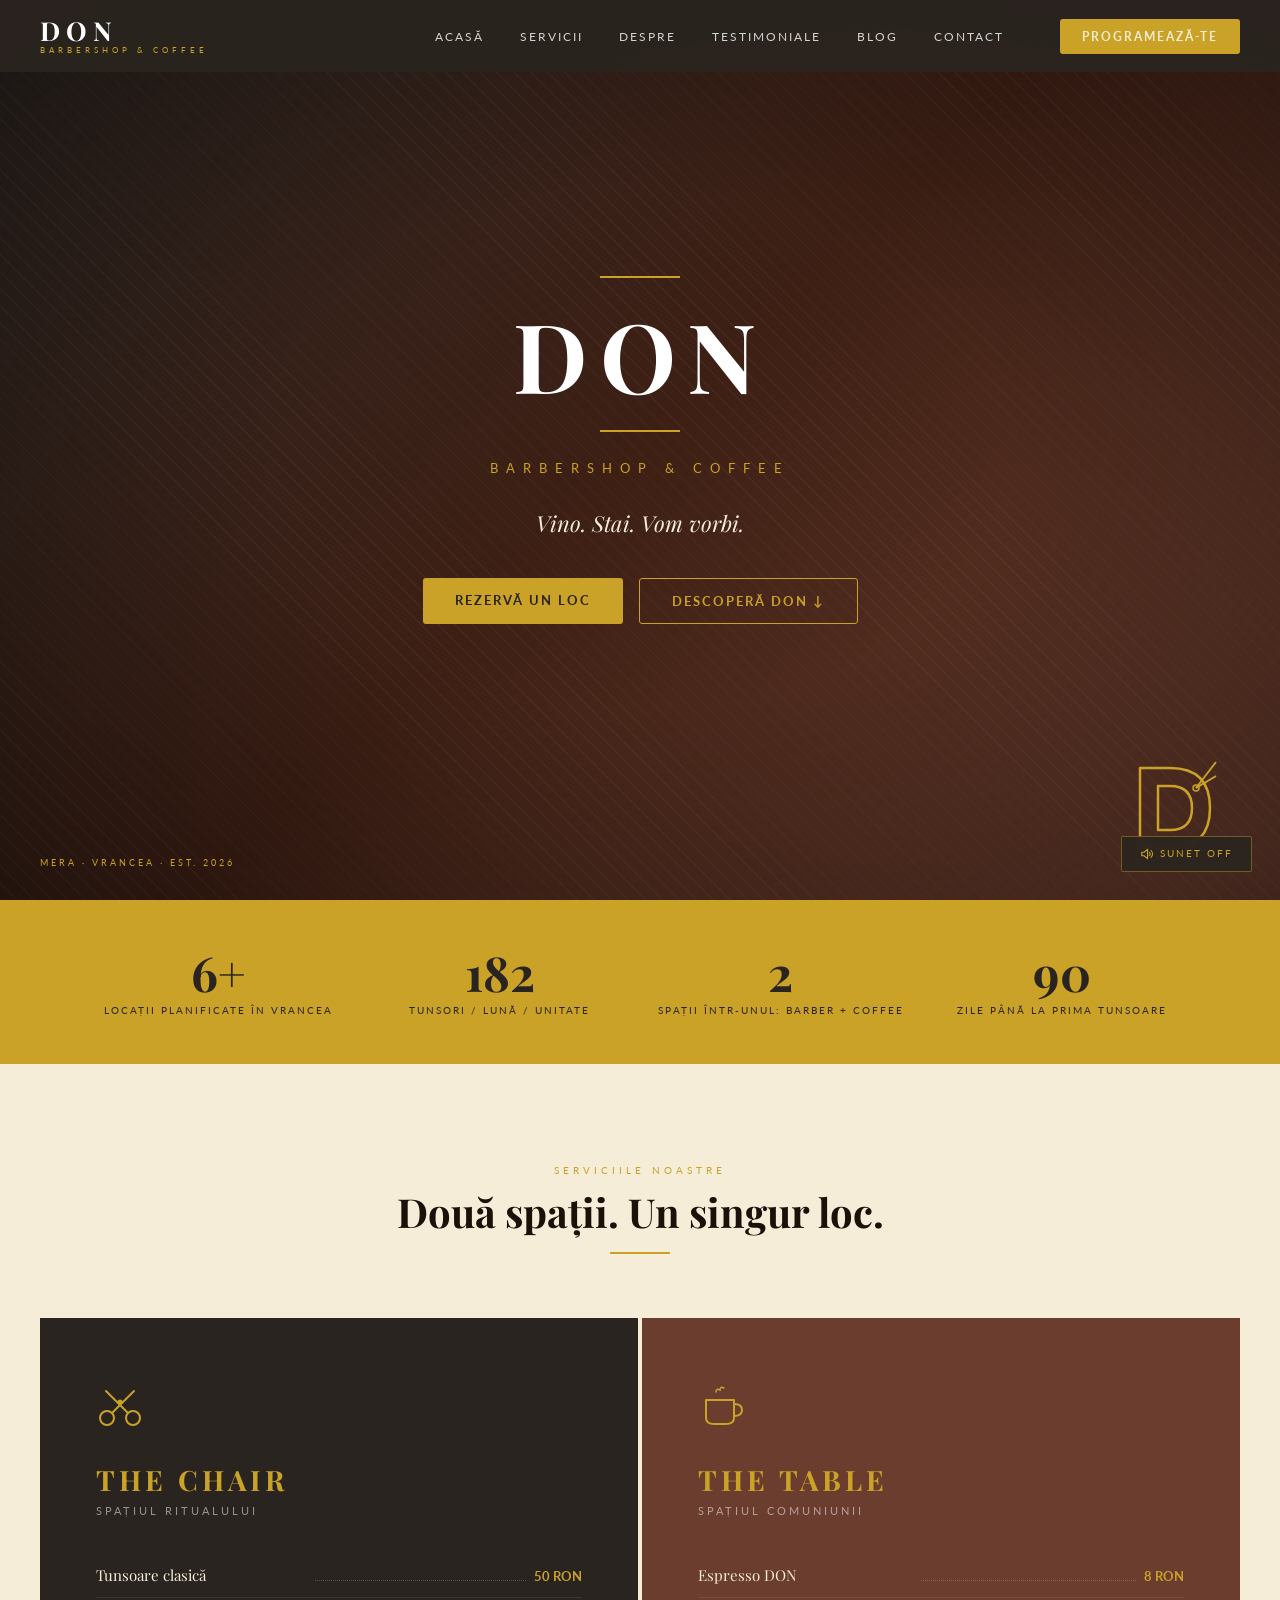
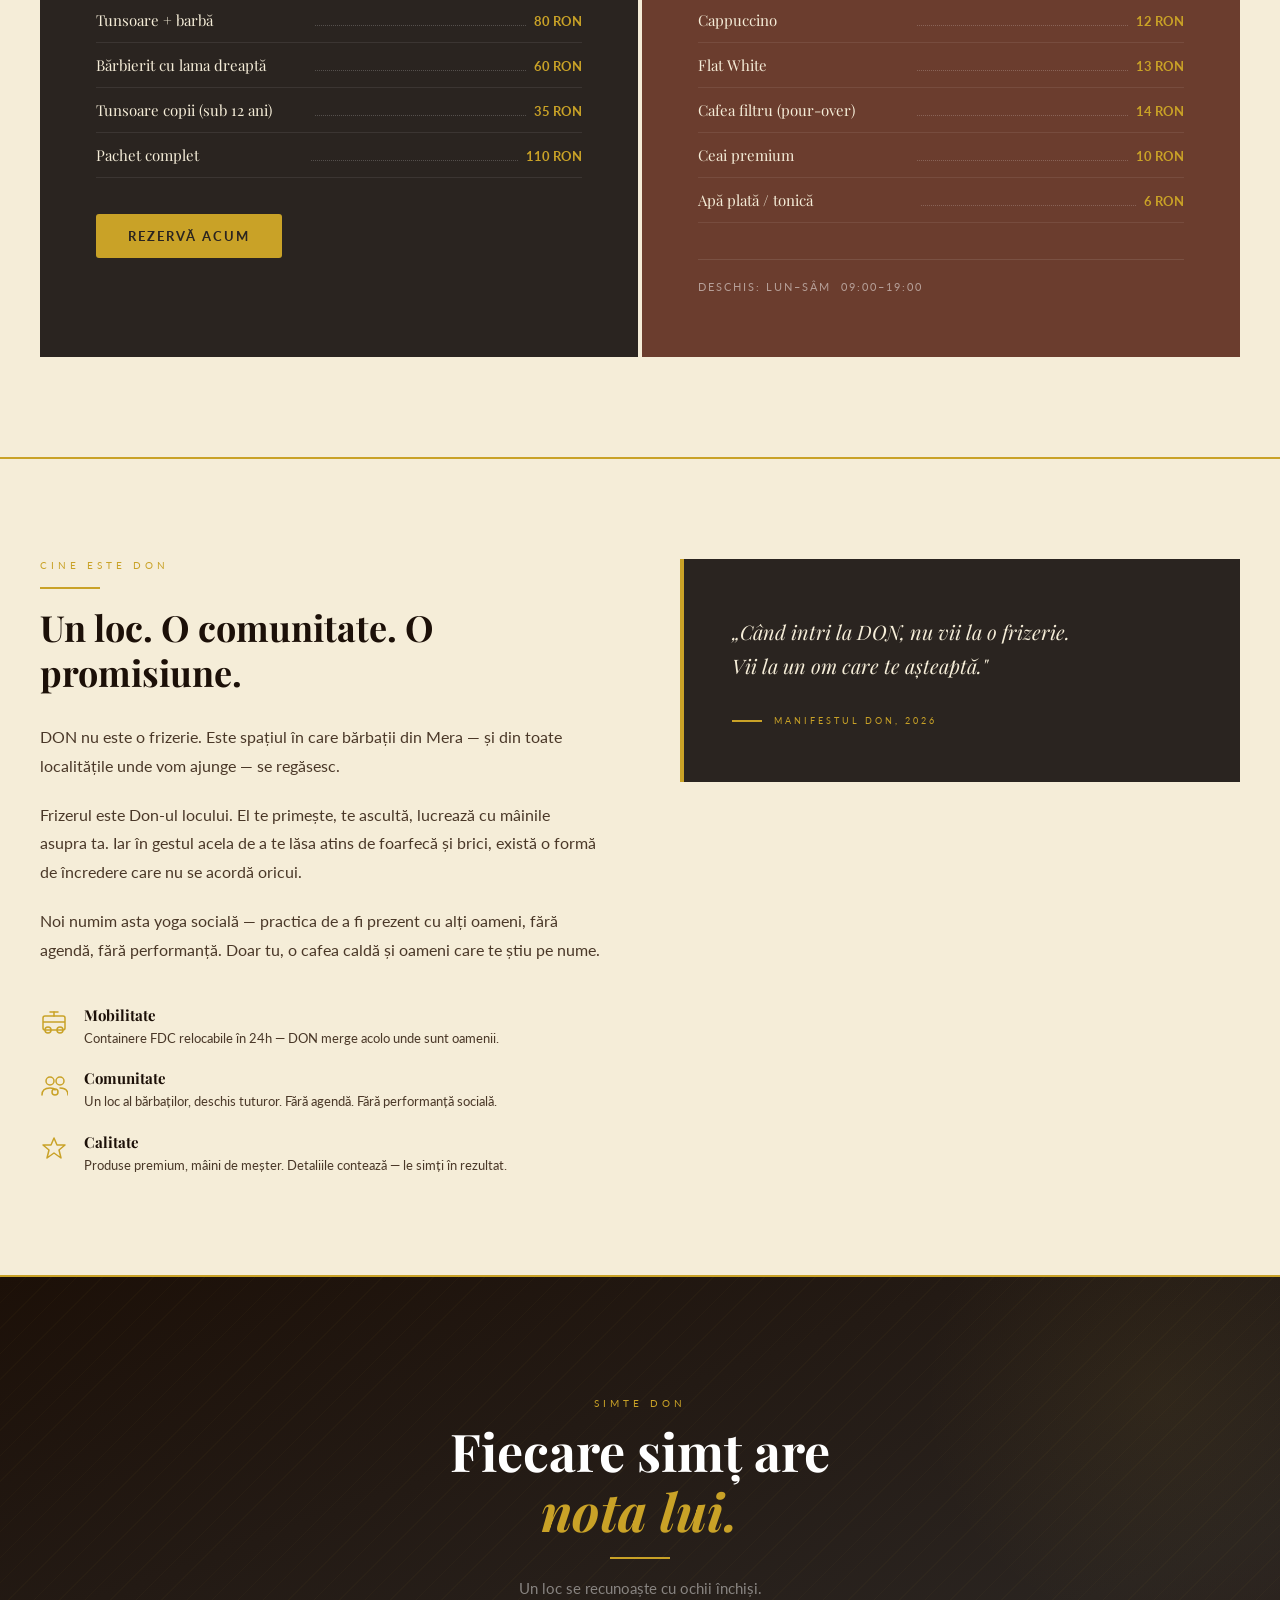
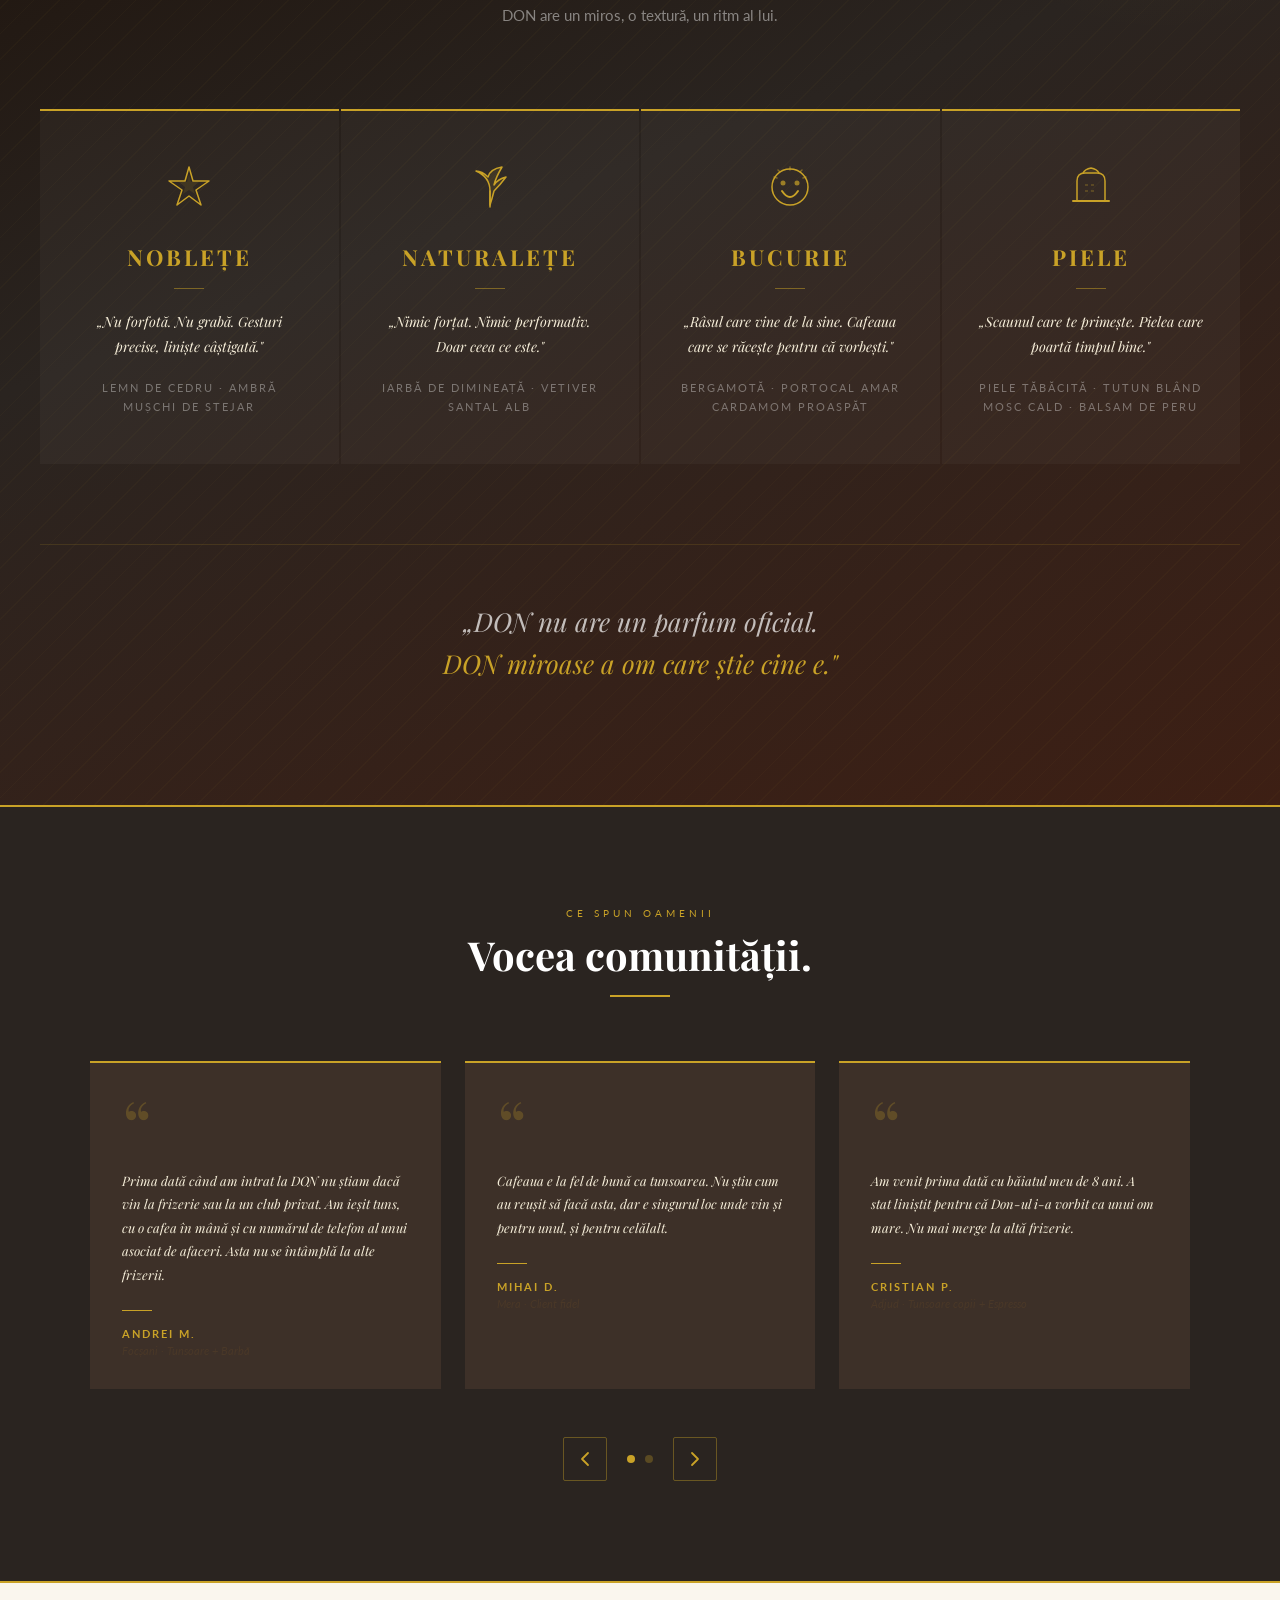
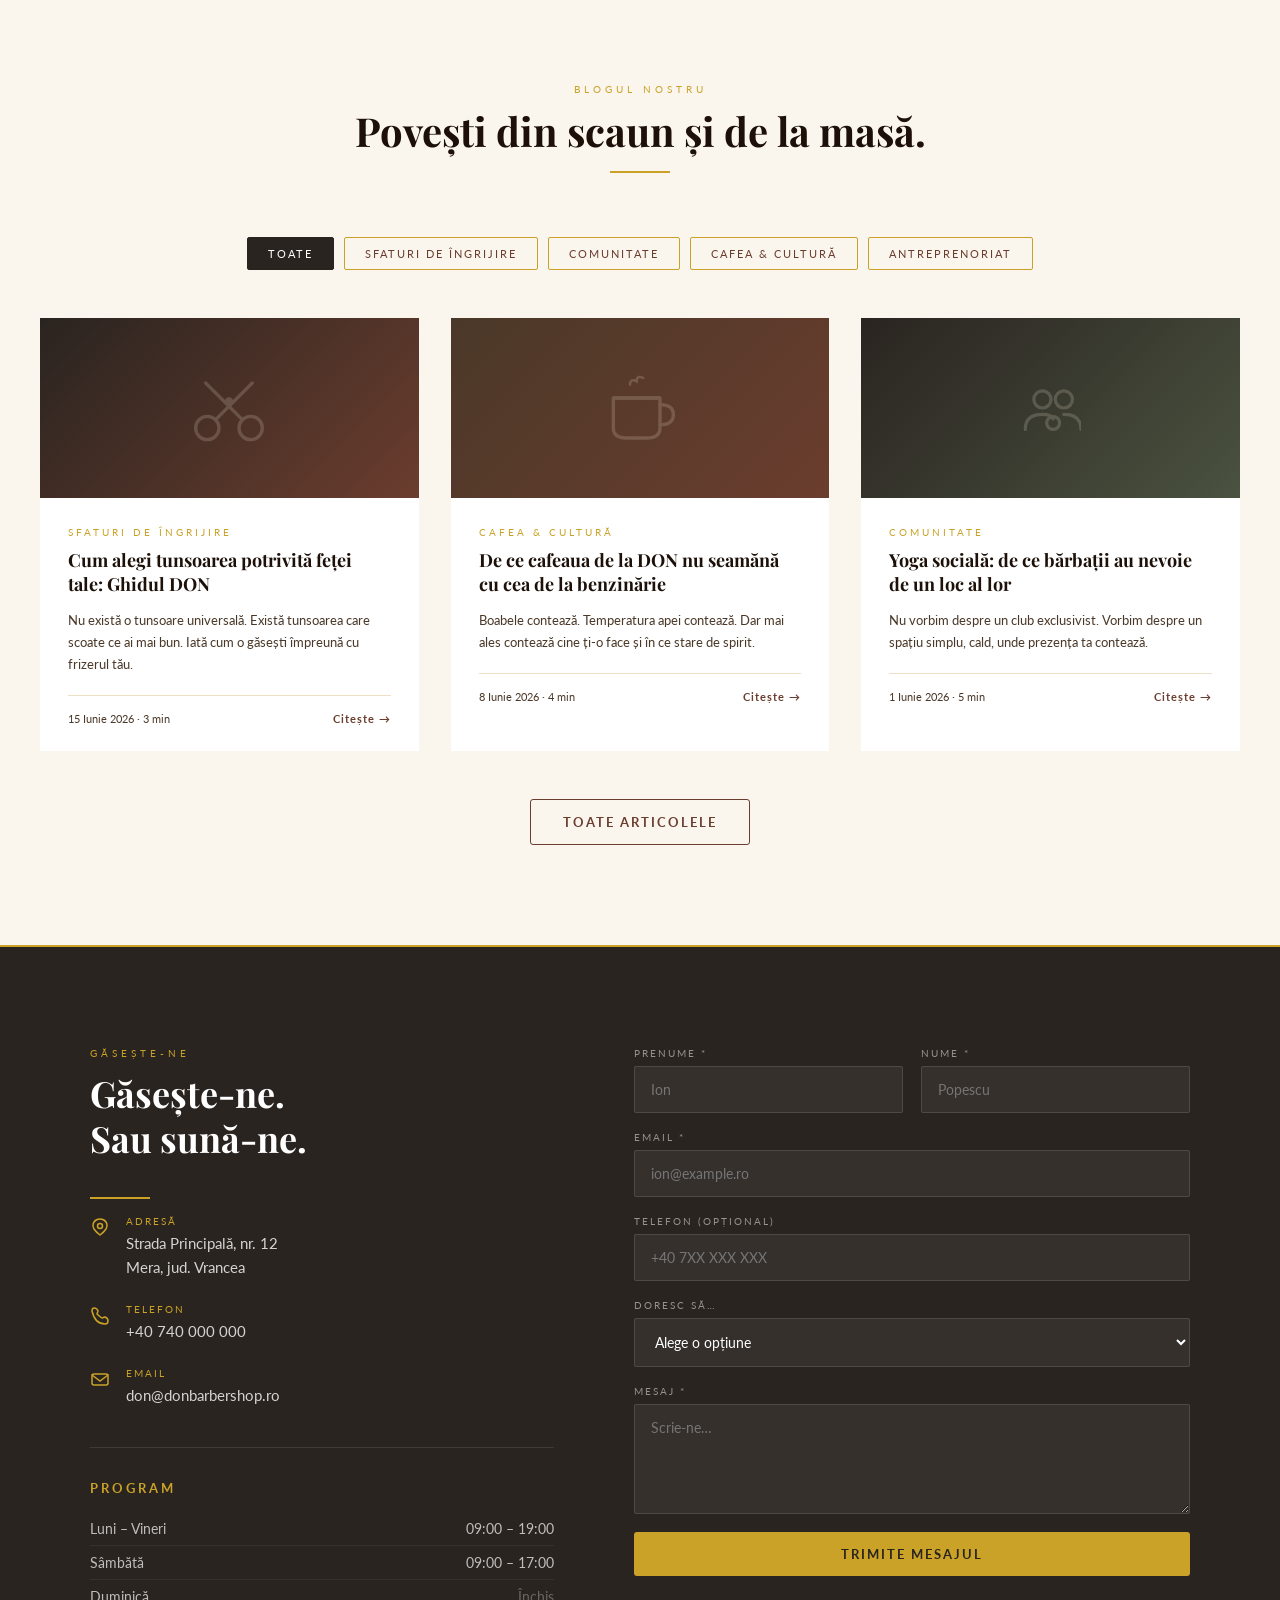
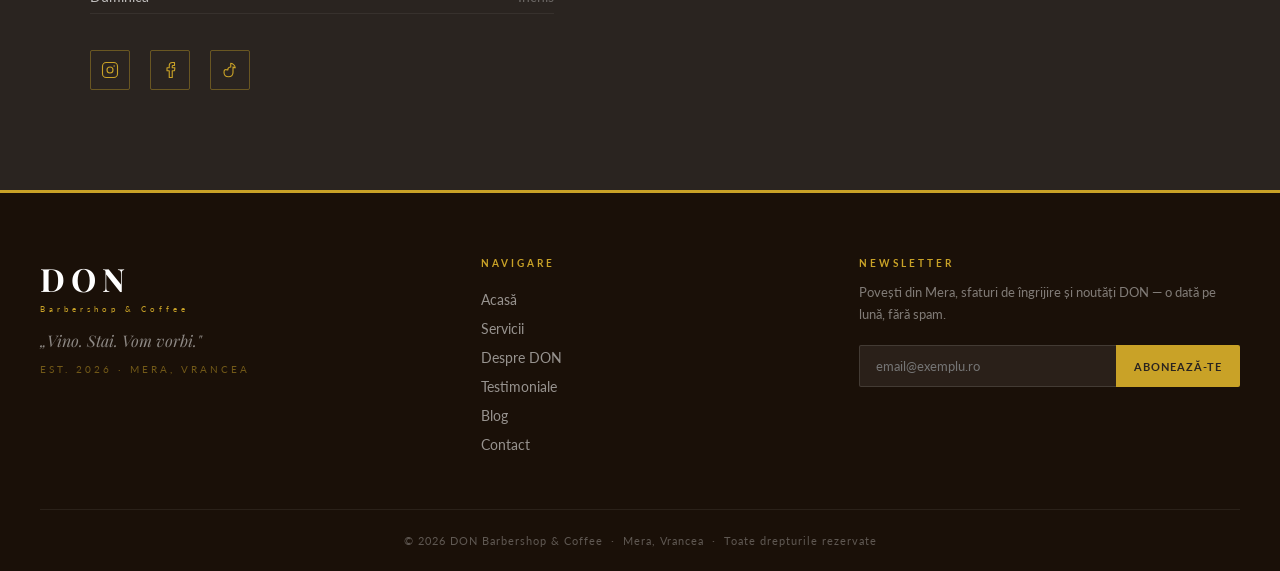
<file: index.html>
<!DOCTYPE html>
<html lang="ro">
<head>
  <meta charset="UTF-8" />
  <meta name="viewport" content="width=device-width, initial-scale=1.0" />
  <title>DON Barbershop & Coffee — Mera, Vrancea</title>
  <meta name="description" content="DON Barbershop & Coffee — un loc al bărbaților din Mera, județul Vrancea. Tuns, bărbierit și cafea de specialitate. Vino. Stai. Vom vorbi." />
  <meta property="og:title" content="DON Barbershop & Coffee" />
  <meta property="og:description" content="Vino. Stai. Vom vorbi. — Mera, Vrancea" />
  <meta property="og:type" content="website" />
  <link rel="preconnect" href="https://fonts.googleapis.com" />
  <link rel="preconnect" href="https://fonts.gstatic.com" crossorigin />
  <link href="https://fonts.googleapis.com/css2?family=Playfair+Display:ital,wght@0,400;0,700;1,400;1,700&family=Lato:wght@300;400;700&display=swap" rel="stylesheet" />

  <style>
    /* ─────────────────────────────────────────────
       CSS VARIABLES & RESET
    ───────────────────────────────────────────── */
    :root {
      --cognac:    #6B3D2E;
      --cream:     #F5EDD8;
      --gold:      #C9A227;
      --charcoal:  #2A2420;
      --moss:      #4A5240;
      --cream-mid: #EDE0C4;
      --text-dark: #1C1008;
      --text-mid:  #4A3828;
      --footer-bg: #1A1008;

      --font-heading: 'Playfair Display', serif;
      --font-body:    'Lato', sans-serif;

      --transition: 0.3s ease;
    }

    *, *::before, *::after { box-sizing: border-box; margin: 0; padding: 0; }

    html { scroll-behavior: smooth; font-size: 16px; }

    body {
      font-family: var(--font-body);
      color: var(--text-dark);
      background: var(--cream);
      overflow-x: hidden;
    }

    h1, h2, h3, h4 { font-family: var(--font-heading); }

    img { max-width: 100%; display: block; }

    a { text-decoration: none; color: inherit; }

    ul { list-style: none; }

    /* ─────────────────────────────────────────────
       UTILITY
    ───────────────────────────────────────────── */
    .section-label {
      font-family: var(--font-body);
      font-size: 10px;
      letter-spacing: 4px;
      text-transform: uppercase;
      color: var(--gold);
      display: block;
      margin-bottom: 12px;
    }

    .gold-line {
      display: block;
      width: 60px;
      height: 2px;
      background: var(--gold);
      margin: 16px 0;
    }

    .gold-line--center { margin: 16px auto; }

    .btn {
      display: inline-block;
      font-family: var(--font-body);
      font-weight: 700;
      font-size: 13px;
      letter-spacing: 2px;
      text-transform: uppercase;
      padding: 14px 32px;
      cursor: pointer;
      border: none;
      transition: var(--transition);
      border-radius: 3px;
    }

    .btn--gold {
      background: var(--gold);
      color: var(--charcoal);
    }
    .btn--gold:hover { background: #b8911f; }

    .btn--outline {
      background: transparent;
      color: var(--gold);
      border: 1px solid var(--gold);
    }
    .btn--outline:hover { background: var(--gold); color: var(--charcoal); }

    /* Fade-in on scroll */
    .reveal {
      opacity: 0;
      transform: translateY(28px);
      transition: opacity 0.7s ease, transform 0.7s ease;
    }
    .reveal.visible { opacity: 1; transform: translateY(0); }

    /* ─────────────────────────────────────────────
       [1] NAVIGATION
    ───────────────────────────────────────────── */
    #navbar {
      position: fixed;
      top: 0; left: 0; right: 0;
      z-index: 1000;
      background: rgba(42, 36, 32, 0.96);
      backdrop-filter: blur(4px);
      transition: box-shadow var(--transition);
    }
    #navbar.scrolled { box-shadow: 0 2px 20px rgba(0,0,0,0.4); }

    .nav-inner {
      max-width: 1280px;
      margin: 0 auto;
      padding: 0 40px;
      height: 72px;
      display: flex;
      align-items: center;
      justify-content: space-between;
    }

    .nav-logo { display: flex; flex-direction: column; line-height: 1; }
    .nav-logo .logo-don {
      font-family: var(--font-heading);
      font-size: 26px;
      font-weight: 700;
      color: #fff;
      letter-spacing: 6px;
    }
    .nav-logo .logo-sub {
      font-family: var(--font-body);
      font-size: 8px;
      letter-spacing: 4px;
      color: var(--gold);
      text-transform: uppercase;
      margin-top: 2px;
    }

    .nav-links {
      display: flex;
      align-items: center;
      gap: 36px;
    }
    .nav-links a {
      font-family: var(--font-body);
      font-size: 12px;
      letter-spacing: 2px;
      text-transform: uppercase;
      color: rgba(255,255,255,0.8);
      transition: color var(--transition);
    }
    .nav-links a:hover { color: var(--gold); }

    .nav-cta {
      margin-left: 20px;
      padding: 10px 22px;
      font-size: 11px;
      letter-spacing: 2px;
    }

    /* Hamburger */
    .hamburger {
      display: none;
      flex-direction: column;
      gap: 5px;
      cursor: pointer;
      background: none;
      border: none;
      padding: 6px;
    }
    .hamburger span {
      display: block;
      width: 26px;
      height: 2px;
      background: var(--gold);
      transition: var(--transition);
    }
    .hamburger.open span:nth-child(1) { transform: translateY(7px) rotate(45deg); }
    .hamburger.open span:nth-child(2) { opacity: 0; }
    .hamburger.open span:nth-child(3) { transform: translateY(-7px) rotate(-45deg); }

    .mobile-menu {
      display: none;
      background: var(--charcoal);
      padding: 20px 40px 30px;
      border-top: 1px solid rgba(201,162,39,0.2);
    }
    .mobile-menu.open { display: block; }
    .mobile-menu a {
      display: block;
      font-family: var(--font-body);
      font-size: 13px;
      letter-spacing: 2px;
      text-transform: uppercase;
      color: rgba(255,255,255,0.8);
      padding: 12px 0;
      border-bottom: 1px solid rgba(255,255,255,0.07);
      transition: color var(--transition);
    }
    .mobile-menu a:hover { color: var(--gold); }
    .mobile-menu .btn { margin-top: 20px; width: 100%; text-align: center; }

    /* ─────────────────────────────────────────────
       [2] HERO
    ───────────────────────────────────────────── */
    #acasa {
      position: relative;
      min-height: 100vh;
      display: flex;
      align-items: center;
      justify-content: center;
      overflow: hidden;
      background: linear-gradient(135deg, var(--charcoal) 0%, #3d1f14 50%, var(--cognac) 100%);
    }

    /* Diagonal textile texture */
    #acasa::before {
      content: '';
      position: absolute;
      inset: 0;
      background-image: repeating-linear-gradient(
        45deg,
        rgba(255,255,255,0.04) 0px,
        rgba(255,255,255,0.04) 1px,
        transparent 1px,
        transparent 12px
      );
      pointer-events: none;
    }

    /* Vignette overlay */
    #acasa::after {
      content: '';
      position: absolute;
      inset: 0;
      background: radial-gradient(ellipse at center, transparent 40%, rgba(0,0,0,0.4) 100%);
      pointer-events: none;
    }

    .hero-content {
      position: relative;
      z-index: 2;
      text-align: center;
      padding: 0 20px;
    }

    .hero-line-top, .hero-line-bottom {
      display: block;
      width: 80px;
      height: 2px;
      background: var(--gold);
      margin: 0 auto 28px;
      opacity: 0;
      animation: fadeUp 0.8s ease forwards;
      animation-delay: 0.1s;
    }
    .hero-line-bottom {
      margin: 28px auto 28px;
      animation-delay: 0.3s;
    }

    .hero-don {
      font-family: var(--font-heading);
      font-size: clamp(64px, 10vw, 96px);
      font-weight: 700;
      color: #fff;
      letter-spacing: 12px;
      line-height: 1;
      opacity: 0;
      animation: fadeUp 0.9s ease forwards;
      animation-delay: 0.2s;
    }

    .hero-sub {
      font-family: var(--font-body);
      font-size: 13px;
      letter-spacing: 8px;
      color: var(--gold);
      text-transform: uppercase;
      opacity: 0;
      animation: fadeUp 0.9s ease forwards;
      animation-delay: 0.4s;
    }

    .hero-tagline {
      font-family: var(--font-heading);
      font-style: italic;
      font-size: clamp(16px, 2.5vw, 22px);
      color: var(--cream);
      margin-top: 32px;
      opacity: 0;
      animation: fadeUp 0.9s ease forwards;
      animation-delay: 0.6s;
    }

    .hero-buttons {
      display: flex;
      gap: 16px;
      justify-content: center;
      margin-top: 40px;
      flex-wrap: wrap;
      opacity: 0;
      animation: fadeUp 0.9s ease forwards;
      animation-delay: 0.8s;
    }

    .hero-location {
      position: absolute;
      bottom: 32px;
      left: 40px;
      font-family: var(--font-body);
      font-size: 9px;
      letter-spacing: 3px;
      color: var(--gold);
      text-transform: uppercase;
      z-index: 2;
      opacity: 0;
      animation: fadeIn 1s ease forwards;
      animation-delay: 1.2s;
    }

    /* Animated SVG — bottom right */
    .hero-svg-deco {
      position: absolute;
      bottom: 32px;
      right: 40px;
      width: 120px;
      height: 120px;
      z-index: 2;
      opacity: 0;
      animation: fadeIn 1s ease forwards;
      animation-delay: 1.4s;
    }

    @keyframes fadeUp {
      from { opacity: 0; transform: translateY(20px); }
      to   { opacity: 1; transform: translateY(0); }
    }
    @keyframes fadeIn {
      from { opacity: 0; }
      to   { opacity: 1; }
    }
    @keyframes drawStroke {
      to { stroke-dashoffset: 0; }
    }

    /* ─────────────────────────────────────────────
       [3] STATS BAND
    ───────────────────────────────────────────── */
    #stats {
      background: var(--gold);
      padding: 48px 40px;
    }

    .stats-inner {
      max-width: 1100px;
      margin: 0 auto;
      display: grid;
      grid-template-columns: repeat(4, 1fr);
      gap: 24px;
      text-align: center;
    }

    .stat-num {
      font-family: var(--font-heading);
      font-size: clamp(32px, 5vw, 48px);
      font-weight: 700;
      color: var(--charcoal);
      line-height: 1;
    }
    .stat-label {
      font-family: var(--font-body);
      font-size: 10px;
      letter-spacing: 2px;
      text-transform: uppercase;
      color: var(--charcoal);
      margin-top: 8px;
    }

    /* ─────────────────────────────────────────────
       [4] SERVICII
    ───────────────────────────────────────────── */
    #servicii {
      background: var(--cream);
      padding: 100px 40px;
    }

    .section-header {
      text-align: center;
      max-width: 600px;
      margin: 0 auto 64px;
    }
    .section-header h2 {
      font-size: clamp(28px, 4vw, 40px);
      color: var(--text-dark);
      line-height: 1.2;
      margin-bottom: 8px;
    }

    .services-grid {
      max-width: 1200px;
      margin: 0 auto;
      display: grid;
      grid-template-columns: 1fr 1fr;
      gap: 4px;
    }

    .service-col {
      padding: 64px 56px;
    }
    .service-col--chair { background: var(--charcoal); }
    .service-col--table { background: var(--cognac); }

    .service-icon {
      width: 48px;
      height: 48px;
      margin-bottom: 28px;
    }

    .service-col h3 {
      font-size: 28px;
      font-weight: 700;
      color: var(--gold);
      letter-spacing: 4px;
    }
    .service-col .service-subtitle {
      font-family: var(--font-body);
      font-size: 11px;
      letter-spacing: 3px;
      text-transform: uppercase;
      color: rgba(255,255,255,0.5);
      margin-top: 6px;
      margin-bottom: 36px;
    }

    .price-list { margin-bottom: 36px; }
    .price-row {
      display: flex;
      align-items: baseline;
      gap: 8px;
      padding: 12px 0;
      border-bottom: 1px solid rgba(255,255,255,0.08);
    }
    .price-name {
      font-family: var(--font-heading);
      font-size: 15px;
      color: var(--cream);
      flex: 1;
    }
    .price-dots {
      flex: 1;
      border-bottom: 1px dotted rgba(255,255,255,0.2);
      margin-bottom: 4px;
    }
    .price-val {
      font-family: var(--font-body);
      font-size: 13px;
      font-weight: 700;
      color: var(--gold);
      white-space: nowrap;
    }

    .service-hours {
      font-family: var(--font-body);
      font-size: 11px;
      letter-spacing: 2px;
      color: rgba(255,255,255,0.5);
      text-transform: uppercase;
      margin-top: 20px;
      border-top: 1px solid rgba(255,255,255,0.1);
      padding-top: 20px;
    }

    /* ─────────────────────────────────────────────
       [5] DESPRE DON
    ───────────────────────────────────────────── */
    #despre {
      background: var(--cream);
      padding: 100px 40px;
      border-top: 2px solid var(--gold);
    }

    .despre-inner {
      max-width: 1200px;
      margin: 0 auto;
      display: grid;
      grid-template-columns: 1fr 1fr;
      gap: 80px;
      align-items: start;
    }

    .despre-left h2 {
      font-size: clamp(24px, 3.5vw, 36px);
      color: var(--text-dark);
      line-height: 1.25;
      margin-bottom: 28px;
    }
    .despre-left p {
      font-family: var(--font-body);
      font-size: 16px;
      line-height: 1.8;
      color: var(--text-mid);
      margin-bottom: 20px;
    }

    .despre-icons {
      display: flex;
      flex-direction: column;
      gap: 20px;
      margin-top: 40px;
    }
    .despre-icon-item {
      display: flex;
      align-items: flex-start;
      gap: 16px;
    }
    .despre-icon-item svg {
      flex-shrink: 0;
      margin-top: 3px;
    }
    .despre-icon-item h4 {
      font-size: 15px;
      color: var(--text-dark);
      margin-bottom: 4px;
    }
    .despre-icon-item p {
      font-size: 13px;
      color: var(--text-mid);
      line-height: 1.5;
      margin: 0;
    }

    .despre-quote-block {
      background: var(--charcoal);
      border-left: 4px solid var(--gold);
      padding: 56px 48px;
      position: relative;
    }
    .despre-quote-block blockquote {
      font-family: var(--font-heading);
      font-style: italic;
      font-size: clamp(17px, 2vw, 20px);
      color: var(--cream);
      line-height: 1.7;
    }
    .despre-quote-block .quote-attr {
      display: flex;
      align-items: center;
      gap: 12px;
      margin-top: 32px;
    }
    .despre-quote-block .quote-attr .gold-line { margin: 0; width: 30px; }
    .despre-quote-block .quote-attr span {
      font-family: var(--font-body);
      font-size: 9px;
      letter-spacing: 3px;
      color: var(--gold);
      text-transform: uppercase;
    }

    /* ─────────────────────────────────────────────
       [6] TESTIMONIALE
    ───────────────────────────────────────────── */
    #testimoniale {
      background: var(--charcoal);
      padding: 100px 40px;
      border-top: 2px solid var(--gold);
    }

    .carousel-wrapper {
      max-width: 1100px;
      margin: 0 auto;
      position: relative;
    }

    .carousel-track { overflow: hidden; position: relative; }

    .carousel-slides {
      display: flex;
      transition: transform 0.4s ease;
    }

    .testimonial-card {
      min-width: 100%;
      display: grid;
      grid-template-columns: repeat(3, 1fr);
      gap: 24px;
    }

    .t-card {
      background: #3D3028;
      border-top: 2px solid var(--gold);
      padding: 36px 32px 32px;
    }
    .t-quote-mark {
      font-family: var(--font-heading);
      font-size: 72px;
      color: var(--gold);
      opacity: 0.25;
      line-height: 0.7;
      margin-bottom: 20px;
      display: block;
    }
    .t-text {
      font-family: var(--font-heading);
      font-style: italic;
      font-size: 13px;
      color: var(--cream);
      line-height: 1.8;
      margin-bottom: 24px;
    }
    .t-sep {
      width: 30px;
      height: 1px;
      background: var(--gold);
      margin-bottom: 16px;
    }
    .t-name {
      font-family: var(--font-body);
      font-weight: 700;
      font-size: 11px;
      letter-spacing: 2px;
      color: var(--gold);
      text-transform: uppercase;
    }
    .t-meta {
      font-family: var(--font-body);
      font-size: 11px;
      color: var(--text-mid);
      font-style: italic;
      margin-top: 4px;
    }

    .carousel-controls {
      display: flex;
      align-items: center;
      justify-content: center;
      gap: 20px;
      margin-top: 48px;
    }
    .carousel-btn {
      background: none;
      border: 1px solid rgba(201,162,39,0.4);
      width: 44px; height: 44px;
      display: flex; align-items: center; justify-content: center;
      cursor: pointer;
      transition: var(--transition);
      border-radius: 2px;
    }
    .carousel-btn:hover { border-color: var(--gold); background: rgba(201,162,39,0.1); }

    .carousel-dots { display: flex; gap: 10px; }
    .dot {
      width: 8px; height: 8px;
      border-radius: 50%;
      background: rgba(201,162,39,0.3);
      cursor: pointer;
      border: none;
      transition: var(--transition);
    }
    .dot.active { background: var(--gold); }

    /* ─────────────────────────────────────────────
       [7] BLOG
    ───────────────────────────────────────────── */
    #blog {
      background: #FAF6EE;
      padding: 100px 40px;
      border-top: 2px solid var(--gold);
    }

    .blog-categories {
      display: flex;
      flex-wrap: wrap;
      gap: 10px;
      margin-bottom: 48px;
      justify-content: center;
    }
    .cat-btn {
      font-family: var(--font-body);
      font-size: 11px;
      letter-spacing: 2px;
      text-transform: uppercase;
      padding: 9px 20px;
      cursor: pointer;
      border-radius: 2px;
      border: 1px solid var(--gold);
      background: transparent;
      color: var(--cognac);
      transition: var(--transition);
    }
    .cat-btn:hover, .cat-btn.active {
      background: var(--charcoal);
      color: #fff;
      border-color: var(--charcoal);
    }

    .blog-grid {
      max-width: 1200px;
      margin: 0 auto;
      display: grid;
      grid-template-columns: repeat(3, 1fr);
      gap: 32px;
    }

    .blog-card {
      background: #fff;
      cursor: pointer;
      transition: transform var(--transition), box-shadow var(--transition), border-bottom-color var(--transition);
      border-bottom: 2px solid transparent;
    }
    .blog-card:hover {
      transform: translateY(-4px);
      box-shadow: 0 12px 40px rgba(0,0,0,0.12);
      border-bottom-color: var(--gold);
    }
    .blog-card.hidden { display: none; }

    .blog-card-thumb {
      height: 180px;
      position: relative;
      overflow: hidden;
    }
    .blog-card-thumb-inner {
      position: absolute;
      inset: 0;
      display: flex;
      align-items: center;
      justify-content: center;
    }
    .blog-card-thumb-inner svg { opacity: 0.18; }

    .blog-card-body { padding: 28px 28px 24px; }
    .blog-card-cat {
      font-family: var(--font-body);
      font-size: 10px;
      letter-spacing: 3px;
      text-transform: uppercase;
      color: var(--gold);
      margin-bottom: 10px;
    }
    .blog-card-title {
      font-family: var(--font-heading);
      font-size: 18px;
      color: var(--text-dark);
      line-height: 1.35;
      margin-bottom: 12px;
    }
    .blog-card-preview {
      font-family: var(--font-body);
      font-size: 13px;
      color: var(--text-mid);
      line-height: 1.7;
      margin-bottom: 20px;
    }
    .blog-card-footer {
      display: flex;
      align-items: center;
      justify-content: space-between;
      border-top: 1px solid var(--cream-mid);
      padding-top: 16px;
    }
    .blog-card-date {
      font-family: var(--font-body);
      font-size: 11px;
      color: var(--text-mid);
    }
    .blog-card-read {
      font-family: var(--font-body);
      font-size: 11px;
      font-weight: 700;
      color: var(--cognac);
      letter-spacing: 1px;
    }

    .blog-more-wrap { text-align: center; margin-top: 48px; }

    /* Blog Modal */
    .blog-modal-overlay {
      display: none;
      position: fixed;
      inset: 0;
      background: rgba(26,16,8,0.92);
      z-index: 2000;
      overflow-y: auto;
    }
    .blog-modal-overlay.open { display: block; animation: fadeInModal 0.3s ease; }

    @keyframes fadeInModal { from { opacity:0; } to { opacity:1; } }

    .blog-modal {
      max-width: 760px;
      margin: 60px auto;
      background: var(--cream);
      padding: 64px 64px 80px;
      position: relative;
    }
    .modal-close {
      position: absolute;
      top: 24px; right: 24px;
      background: none;
      border: none;
      cursor: pointer;
      font-size: 22px;
      color: var(--text-mid);
      line-height: 1;
      width: 40px; height: 40px;
      display: flex; align-items: center; justify-content: center;
      transition: color var(--transition);
    }
    .modal-close:hover { color: var(--cognac); }
    .modal-cat {
      font-family: var(--font-body);
      font-size: 10px;
      letter-spacing: 3px;
      text-transform: uppercase;
      color: var(--gold);
      margin-bottom: 8px;
    }
    .modal-date {
      font-family: var(--font-body);
      font-size: 12px;
      color: var(--text-mid);
      margin-bottom: 24px;
    }
    .modal-title {
      font-family: var(--font-heading);
      font-size: clamp(24px, 4vw, 34px);
      color: var(--text-dark);
      line-height: 1.2;
      margin-bottom: 24px;
    }
    .modal-content {
      font-family: var(--font-body);
      font-size: 16px;
      line-height: 1.9;
      color: var(--text-mid);
    }
    .modal-content p { margin-bottom: 18px; }
    .modal-back {
      display: inline-flex;
      align-items: center;
      gap: 8px;
      margin-top: 40px;
      font-family: var(--font-body);
      font-size: 12px;
      letter-spacing: 2px;
      text-transform: uppercase;
      color: var(--cognac);
      cursor: pointer;
      border: none;
      background: none;
      padding: 0;
      transition: gap var(--transition);
    }
    .modal-back:hover { gap: 14px; }

    /* ─────────────────────────────────────────────
       [8] CONTACT
    ───────────────────────────────────────────── */
    #contact {
      background: var(--charcoal);
      padding: 100px 40px;
      border-top: 2px solid var(--gold);
    }

    .contact-inner {
      max-width: 1100px;
      margin: 0 auto;
      display: grid;
      grid-template-columns: 1fr 1.2fr;
      gap: 80px;
      align-items: start;
    }

    .contact-left h2 {
      font-size: clamp(24px, 3.5vw, 36px);
      color: #fff;
      margin-bottom: 36px;
      line-height: 1.25;
    }

    .contact-info-item {
      display: flex;
      align-items: flex-start;
      gap: 16px;
      margin-bottom: 24px;
    }
    .contact-info-item svg { flex-shrink: 0; margin-top: 2px; }
    .contact-info-label {
      font-family: var(--font-body);
      font-size: 10px;
      letter-spacing: 2px;
      text-transform: uppercase;
      color: var(--gold);
      margin-bottom: 4px;
    }
    .contact-info-value {
      font-family: var(--font-body);
      font-size: 15px;
      color: rgba(255,255,255,0.8);
      line-height: 1.6;
    }

    .contact-program {
      margin-top: 40px;
      padding-top: 32px;
      border-top: 1px solid rgba(255,255,255,0.1);
    }
    .contact-program h4 {
      font-size: 13px;
      letter-spacing: 3px;
      text-transform: uppercase;
      color: var(--gold);
      font-family: var(--font-body);
      margin-bottom: 16px;
    }
    .program-row {
      display: flex;
      justify-content: space-between;
      font-family: var(--font-body);
      font-size: 14px;
      color: rgba(255,255,255,0.7);
      padding: 8px 0;
      border-bottom: 1px solid rgba(255,255,255,0.06);
    }

    .social-row {
      display: flex;
      gap: 20px;
      margin-top: 36px;
    }
    .social-link {
      display: flex;
      align-items: center;
      justify-content: center;
      width: 40px; height: 40px;
      border: 1px solid rgba(201,162,39,0.4);
      transition: var(--transition);
      border-radius: 2px;
    }
    .social-link:hover { border-color: var(--gold); background: rgba(201,162,39,0.1); }

    .contact-form { display: flex; flex-direction: column; gap: 18px; }
    .form-row { display: grid; grid-template-columns: 1fr 1fr; gap: 18px; }
    .form-group { display: flex; flex-direction: column; gap: 7px; }
    .form-label {
      font-family: var(--font-body);
      font-size: 10px;
      letter-spacing: 2px;
      text-transform: uppercase;
      color: rgba(255,255,255,0.5);
    }
    .form-input, .form-select, .form-textarea {
      font-family: var(--font-body);
      font-size: 14px;
      color: #fff;
      background: rgba(255,255,255,0.06);
      border: 1px solid rgba(255,255,255,0.12);
      padding: 14px 16px;
      outline: none;
      transition: border-color var(--transition);
      border-radius: 2px;
      width: 100%;
    }
    .form-input:focus, .form-select:focus, .form-textarea:focus { border-color: var(--gold); }
    .form-input.error, .form-select.error, .form-textarea.error { border-color: #e05252; }
    .form-select option { background: var(--charcoal); }
    .form-textarea { resize: vertical; min-height: 110px; }

    .form-success {
      display: none;
      text-align: center;
      padding: 60px 32px;
      border: 1px solid rgba(201,162,39,0.3);
    }
    .form-success.show { display: block; }
    .form-success svg { margin: 0 auto 20px; }
    .form-success h3 { font-size: 24px; color: var(--gold); margin-bottom: 12px; }
    .form-success p {
      font-family: var(--font-body);
      font-size: 14px;
      color: rgba(255,255,255,0.6);
      line-height: 1.7;
    }

    /* ─────────────────────────────────────────────
       [9] FOOTER
    ───────────────────────────────────────────── */
    #footer {
      background: var(--footer-bg);
      border-top: 3px solid var(--gold);
      padding: 64px 40px 0;
    }

    .footer-inner {
      max-width: 1200px;
      margin: 0 auto;
      display: grid;
      grid-template-columns: 1.2fr 1fr 1.2fr;
      gap: 60px;
      padding-bottom: 56px;
    }

    .footer-logo .logo-don {
      font-family: var(--font-heading);
      font-size: 32px;
      font-weight: 700;
      color: #fff;
      letter-spacing: 6px;
      display: block;
    }
    .footer-logo .logo-sub {
      font-family: var(--font-body);
      font-size: 8px;
      letter-spacing: 4px;
      color: var(--gold);
      display: block;
      margin-top: 4px;
      margin-bottom: 16px;
    }
    .footer-tagline {
      font-family: var(--font-heading);
      font-style: italic;
      font-size: 16px;
      color: rgba(255,255,255,0.5);
      margin-bottom: 12px;
    }
    .footer-est {
      font-family: var(--font-body);
      font-size: 10px;
      letter-spacing: 3px;
      text-transform: uppercase;
      color: rgba(201,162,39,0.5);
    }

    .footer-links h4 {
      font-family: var(--font-body);
      font-size: 10px;
      letter-spacing: 3px;
      text-transform: uppercase;
      color: var(--gold);
      margin-bottom: 20px;
    }
    .footer-links ul { display: flex; flex-direction: column; gap: 10px; }
    .footer-links a {
      font-family: var(--font-body);
      font-size: 14px;
      color: rgba(255,255,255,0.55);
      transition: color var(--transition);
    }
    .footer-links a:hover { color: var(--gold); }

    .footer-newsletter h4 {
      font-family: var(--font-body);
      font-size: 10px;
      letter-spacing: 3px;
      text-transform: uppercase;
      color: var(--gold);
      margin-bottom: 12px;
    }
    .footer-newsletter p {
      font-family: var(--font-body);
      font-size: 13px;
      color: rgba(255,255,255,0.45);
      line-height: 1.7;
      margin-bottom: 20px;
    }
    .newsletter-row { display: flex; }
    .newsletter-input {
      font-family: var(--font-body);
      font-size: 13px;
      color: #fff;
      background: rgba(255,255,255,0.07);
      border: 1px solid rgba(255,255,255,0.12);
      border-right: none;
      padding: 12px 16px;
      flex: 1;
      outline: none;
      transition: border-color var(--transition);
      border-radius: 2px 0 0 2px;
    }
    .newsletter-input:focus { border-color: var(--gold); }
    .newsletter-btn {
      background: var(--gold);
      color: var(--charcoal);
      border: none;
      padding: 12px 18px;
      font-family: var(--font-body);
      font-size: 11px;
      font-weight: 700;
      letter-spacing: 1px;
      text-transform: uppercase;
      cursor: pointer;
      transition: background var(--transition);
      border-radius: 0 2px 2px 0;
      white-space: nowrap;
    }
    .newsletter-btn:hover { background: #b8911f; }

    .footer-bottom {
      border-top: 1px solid rgba(255,255,255,0.07);
      padding: 24px 0;
      text-align: center;
      font-family: var(--font-body);
      font-size: 11px;
      color: rgba(255,255,255,0.3);
      letter-spacing: 1px;
    }

    /* ─────────────────────────────────────────────
       RESPONSIVE
    ───────────────────────────────────────────── */
    @media (max-width: 1024px) {
      .services-grid { grid-template-columns: 1fr; }
      .despre-inner { grid-template-columns: 1fr; gap: 48px; }
      .testimonial-card { grid-template-columns: 1fr 1fr; }
      .blog-grid { grid-template-columns: repeat(2, 1fr); }
      .contact-inner { grid-template-columns: 1fr; gap: 48px; }
      .footer-inner { grid-template-columns: 1fr 1fr; }
    }

    @media (max-width: 768px) {
      .nav-links, .nav-cta { display: none; }
      .hamburger { display: flex; }
      .nav-inner { padding: 0 24px; }

      #stats { padding: 40px 24px; }
      .stats-inner { grid-template-columns: repeat(2, 1fr); }

      #servicii, #despre, #testimoniale, #blog, #contact { padding: 72px 24px; }

      .service-col { padding: 40px 28px; }

      .testimonial-card { grid-template-columns: 1fr; }

      .blog-grid { grid-template-columns: 1fr; }
      .blog-modal { margin: 0; padding: 48px 28px 64px; min-height: 100vh; }

      .form-row { grid-template-columns: 1fr; }

      .footer-inner { grid-template-columns: 1fr; gap: 40px; }
      #footer { padding: 48px 24px 0; }

      .hero-buttons { flex-direction: column; align-items: center; }
      .hero-svg-deco { display: none; }
      .hero-location { left: 20px; bottom: 20px; }
    }

    @media (max-width: 480px) {
      .stats-inner { grid-template-columns: repeat(2, 1fr); gap: 16px; }
    }
  </style>
</head>

<body>

<!-- ══════════════════════════════════════════
     [1] NAVIGATION
══════════════════════════════════════════ -->
<nav id="navbar" role="navigation" aria-label="Navigare principală">
  <div class="nav-inner">
    <a href="#acasa" class="nav-logo" aria-label="DON Barbershop & Coffee — Acasă">
      <span class="logo-don">DON</span>
      <span class="logo-sub">Barbershop &amp; Coffee</span>
    </a>

    <div class="nav-links" role="menubar">
      <a href="#acasa" role="menuitem">Acasă</a>
      <a href="#servicii" role="menuitem">Servicii</a>
      <a href="#despre" role="menuitem">Despre</a>
      <a href="#testimoniale" role="menuitem">Testimoniale</a>
      <a href="#blog" role="menuitem">Blog</a>
      <a href="#contact" role="menuitem">Contact</a>
      <a href="#contact" class="btn btn--gold nav-cta" role="menuitem">Programează-te</a>
    </div>

    <button class="hamburger" id="hamburger" aria-label="Deschide meniu" aria-expanded="false">
      <span></span><span></span><span></span>
    </button>
  </div>

  <div class="mobile-menu" id="mobile-menu" role="menu">
    <a href="#acasa" role="menuitem">Acasă</a>
    <a href="#servicii" role="menuitem">Servicii</a>
    <a href="#despre" role="menuitem">Despre</a>
    <a href="#testimoniale" role="menuitem">Testimoniale</a>
    <a href="#blog" role="menuitem">Blog</a>
    <a href="#contact" role="menuitem">Contact</a>
    <a href="#contact" class="btn btn--gold">Programează-te</a>
  </div>
</nav>


<!-- ══════════════════════════════════════════
     [2] HERO
══════════════════════════════════════════ -->
<section id="acasa" aria-label="Hero — DON Barbershop">
  <div class="hero-content">
    <span class="hero-line-top" aria-hidden="true"></span>
    <h1 class="hero-don">DON</h1>
    <span class="hero-line-bottom" aria-hidden="true"></span>
    <p class="hero-sub">Barbershop &amp; Coffee</p>
    <p class="hero-tagline">Vino. Stai. Vom vorbi.</p>
    <div class="hero-buttons">
      <a href="#contact" class="btn btn--gold">Rezervă un loc</a>
      <a href="#servicii" class="btn btn--outline">Descoperă DON ↓</a>
    </div>
  </div>

  <span class="hero-location">Mera · Vrancea · Est. 2026</span>

  <!-- Animated DON logo SVG — desktop only, bottom-right -->
  <div class="hero-svg-deco" aria-hidden="true">
    <svg viewBox="0 0 120 120" xmlns="http://www.w3.org/2000/svg" width="120" height="120">
      <path
        d="M20,20 L20,100 Q20,100 50,100 Q90,100 90,60 Q90,20 50,20 Z M38,38 L50,38 Q72,38 72,60 Q72,82 50,82 L38,82 Z"
        fill="none"
        stroke="#C9A227"
        stroke-width="2.5"
        stroke-linecap="round"
        stroke-linejoin="round"
        style="stroke-dasharray:500;stroke-dashoffset:500;animation:drawStroke 4s ease forwards 1.6s;"
      />
      <line x1="96" y1="14" x2="76" y2="40" stroke="#C9A227" stroke-width="2"
        style="stroke-dasharray:40;stroke-dashoffset:40;animation:drawStroke 1s ease forwards 3.5s;"/>
      <line x1="96" y1="28" x2="76" y2="40" stroke="#C9A227" stroke-width="2"
        style="stroke-dasharray:40;stroke-dashoffset:40;animation:drawStroke 1s ease forwards 3.8s;"/>
      <circle cx="76" cy="40" r="3" fill="none" stroke="#C9A227" stroke-width="1.5"
        style="stroke-dasharray:20;stroke-dashoffset:20;animation:drawStroke 0.6s ease forwards 4.2s;"/>
    </svg>
  </div>
</section>


<!-- ══════════════════════════════════════════
     [3] BANDA STATISTICI
══════════════════════════════════════════ -->
<section id="stats" aria-label="Statistici DON">
  <div class="stats-inner">
    <div class="stat-item reveal">
      <div class="stat-num">6+</div>
      <div class="stat-label">Locații planificate în Vrancea</div>
    </div>
    <div class="stat-item reveal" style="transition-delay:.1s">
      <div class="stat-num">182</div>
      <div class="stat-label">Tunsori / lună / unitate</div>
    </div>
    <div class="stat-item reveal" style="transition-delay:.2s">
      <div class="stat-num">2</div>
      <div class="stat-label">Spații într-unul: Barber + Coffee</div>
    </div>
    <div class="stat-item reveal" style="transition-delay:.3s">
      <div class="stat-num">90</div>
      <div class="stat-label">Zile până la prima tunsoare</div>
    </div>
  </div>
</section>


<!-- ══════════════════════════════════════════
     [4] SERVICII
══════════════════════════════════════════ -->
<section id="servicii" aria-label="Serviciile DON">
  <div class="section-header reveal">
    <span class="section-label">Serviciile noastre</span>
    <h2>Două spații. Un singur loc.</h2>
    <span class="gold-line gold-line--center" aria-hidden="true"></span>
  </div>

  <div class="services-grid">
    <!-- THE CHAIR -->
    <div class="service-col service-col--chair reveal">
      <svg class="service-icon" viewBox="0 0 48 48" xmlns="http://www.w3.org/2000/svg" role="img" aria-label="Foarfecă">
        <circle cx="11" cy="36" r="7" fill="none" stroke="#C9A227" stroke-width="2"/>
        <circle cx="37" cy="36" r="7" fill="none" stroke="#C9A227" stroke-width="2"/>
        <line x1="16" y1="31" x2="38" y2="9" stroke="#C9A227" stroke-width="2" stroke-linecap="round"/>
        <line x1="32" y1="31" x2="10" y2="9" stroke="#C9A227" stroke-width="2" stroke-linecap="round"/>
        <circle cx="24" cy="20" r="2.5" fill="#C9A227"/>
      </svg>

      <h3>THE CHAIR</h3>
      <p class="service-subtitle">Spațiul ritualului</p>

      <ul class="price-list" aria-label="Prețuri frizerie">
        <li class="price-row">
          <span class="price-name">Tunsoare clasică</span>
          <span class="price-dots" aria-hidden="true"></span>
          <span class="price-val">50 RON</span>
        </li>
        <li class="price-row">
          <span class="price-name">Tunsoare + barbă</span>
          <span class="price-dots" aria-hidden="true"></span>
          <span class="price-val">80 RON</span>
        </li>
        <li class="price-row">
          <span class="price-name">Bărbierit cu lama dreaptă</span>
          <span class="price-dots" aria-hidden="true"></span>
          <span class="price-val">60 RON</span>
        </li>
        <li class="price-row">
          <span class="price-name">Tunsoare copii (sub 12 ani)</span>
          <span class="price-dots" aria-hidden="true"></span>
          <span class="price-val">35 RON</span>
        </li>
        <li class="price-row">
          <span class="price-name">Pachet complet</span>
          <span class="price-dots" aria-hidden="true"></span>
          <span class="price-val">110 RON</span>
        </li>
      </ul>

      <a href="#contact" class="btn btn--gold">Rezervă acum</a>
    </div>

    <!-- THE TABLE -->
    <div class="service-col service-col--table reveal" style="transition-delay:.15s">
      <svg class="service-icon" viewBox="0 0 48 48" xmlns="http://www.w3.org/2000/svg" role="img" aria-label="Cafea">
        <path d="M8,18 L8,36 Q8,42 16,42 L28,42 Q36,42 36,36 L36,18 Z" fill="none" stroke="#C9A227" stroke-width="2" stroke-linejoin="round"/>
        <path d="M36,22 Q44,22 44,28 Q44,34 36,34" fill="none" stroke="#C9A227" stroke-width="2" stroke-linecap="round"/>
        <line x1="8" y1="18" x2="36" y2="18" stroke="#C9A227" stroke-width="2"/>
        <path d="M18,10 Q18,6 22,8 Q22,4 26,6" fill="none" stroke="#C9A227" stroke-width="1.5" stroke-linecap="round"/>
      </svg>

      <h3>THE TABLE</h3>
      <p class="service-subtitle">Spațiul comuniunii</p>

      <ul class="price-list" aria-label="Meniu cafea">
        <li class="price-row">
          <span class="price-name">Espresso DON</span>
          <span class="price-dots" aria-hidden="true"></span>
          <span class="price-val">8 RON</span>
        </li>
        <li class="price-row">
          <span class="price-name">Cappuccino</span>
          <span class="price-dots" aria-hidden="true"></span>
          <span class="price-val">12 RON</span>
        </li>
        <li class="price-row">
          <span class="price-name">Flat White</span>
          <span class="price-dots" aria-hidden="true"></span>
          <span class="price-val">13 RON</span>
        </li>
        <li class="price-row">
          <span class="price-name">Cafea filtru (pour-over)</span>
          <span class="price-dots" aria-hidden="true"></span>
          <span class="price-val">14 RON</span>
        </li>
        <li class="price-row">
          <span class="price-name">Ceai premium</span>
          <span class="price-dots" aria-hidden="true"></span>
          <span class="price-val">10 RON</span>
        </li>
        <li class="price-row">
          <span class="price-name">Apă plată / tonică</span>
          <span class="price-dots" aria-hidden="true"></span>
          <span class="price-val">6 RON</span>
        </li>
      </ul>

      <p class="service-hours">Deschis: Lun–Sâm &nbsp;09:00–19:00</p>
    </div>
  </div>
</section>


<!-- ══════════════════════════════════════════
     [5] DESPRE DON
══════════════════════════════════════════ -->
<section id="despre" aria-label="Despre DON">
  <div class="despre-inner">
    <div class="despre-left reveal">
      <span class="section-label">Cine este DON</span>
      <span class="gold-line" aria-hidden="true"></span>
      <h2>Un loc. O comunitate. O promisiune.</h2>

      <p>DON nu este o frizerie. Este spațiul în care bărbații din Mera — și din toate localitățile unde vom ajunge — se regăsesc.</p>

      <p>Frizerul este Don-ul locului. El te primește, te ascultă, lucrează cu mâinile asupra ta. Iar în gestul acela de a te lăsa atins de foarfecă și brici, există o formă de încredere care nu se acordă oricui.</p>

      <p>Noi numim asta yoga socială — practica de a fi prezent cu alți oameni, fără agendă, fără performanță. Doar tu, o cafea caldă și oameni care te știu pe nume.</p>

      <div class="despre-icons">
        <div class="despre-icon-item">
          <svg width="28" height="28" viewBox="0 0 28 28" xmlns="http://www.w3.org/2000/svg" aria-hidden="true">
            <rect x="3" y="8" width="22" height="14" rx="2" fill="none" stroke="#C9A227" stroke-width="1.5"/>
            <circle cx="8" cy="22" r="3" fill="none" stroke="#C9A227" stroke-width="1.5"/>
            <circle cx="20" cy="22" r="3" fill="none" stroke="#C9A227" stroke-width="1.5"/>
            <line x1="3" y1="14" x2="25" y2="14" stroke="#C9A227" stroke-width="1.5"/>
            <line x1="14" y1="8" x2="14" y2="4" stroke="#C9A227" stroke-width="1.5" stroke-linecap="round"/>
            <line x1="10" y1="4" x2="18" y2="4" stroke="#C9A227" stroke-width="1.5" stroke-linecap="round"/>
          </svg>
          <div>
            <h4>Mobilitate</h4>
            <p>Containere FDC relocabile în 24h — DON merge acolo unde sunt oamenii.</p>
          </div>
        </div>

        <div class="despre-icon-item">
          <svg width="28" height="28" viewBox="0 0 28 28" xmlns="http://www.w3.org/2000/svg" aria-hidden="true">
            <circle cx="10" cy="10" r="4" fill="none" stroke="#C9A227" stroke-width="1.5"/>
            <circle cx="20" cy="10" r="4" fill="none" stroke="#C9A227" stroke-width="1.5"/>
            <path d="M2,24 Q2,17 10,17 Q14,17 15,19" fill="none" stroke="#C9A227" stroke-width="1.5" stroke-linecap="round"/>
            <path d="M20,17 Q28,17 28,24" fill="none" stroke="#C9A227" stroke-width="1.5" stroke-linecap="round"/>
            <circle cx="15" cy="21" r="3" fill="none" stroke="#C9A227" stroke-width="1.5"/>
          </svg>
          <div>
            <h4>Comunitate</h4>
            <p>Un loc al bărbaților, deschis tuturor. Fără agendă. Fără performanță socială.</p>
          </div>
        </div>

        <div class="despre-icon-item">
          <svg width="28" height="28" viewBox="0 0 28 28" xmlns="http://www.w3.org/2000/svg" aria-hidden="true">
            <polygon points="14,3 17,10 25,10 19,15 21,23 14,18 7,23 9,15 3,10 11,10" fill="none" stroke="#C9A227" stroke-width="1.5" stroke-linejoin="round"/>
          </svg>
          <div>
            <h4>Calitate</h4>
            <p>Produse premium, mâini de meșter. Detaliile contează — le simți în rezultat.</p>
          </div>
        </div>
      </div>
    </div>

    <div class="despre-quote-block reveal" style="transition-delay:.2s">
      <blockquote>
        „Când intri la DON, nu vii la o frizerie.<br>
        Vii la un om care te așteaptă."
      </blockquote>
      <div class="quote-attr">
        <span class="gold-line" aria-hidden="true"></span>
        <span>Manifestul DON, 2026</span>
      </div>
    </div>
  </div>
</section>


<!-- ══════════════════════════════════════════
     [5.5] ATMOSFERA DON — note senzoriale
══════════════════════════════════════════ -->
<section id="atmosfera" aria-label="Atmosfera DON" style="
  background: linear-gradient(160deg, #1C1008 0%, #2A2420 45%, #3d1f14 100%);
  padding: 120px 40px;
  border-top: 2px solid var(--gold);
  position: relative;
  overflow: hidden;
">
  <!-- Texture diagonală subtilă -->
  <div aria-hidden="true" style="
    position:absolute;inset:0;pointer-events:none;
    background-image:repeating-linear-gradient(135deg,
      rgba(201,162,39,0.03) 0px, rgba(201,162,39,0.03) 1px,
      transparent 1px, transparent 18px);
  "></div>

  <!-- Cerc decorativ de fundal -->
  <div aria-hidden="true" style="
    position:absolute;top:-120px;right:-120px;
    width:480px;height:480px;border-radius:50%;
    background:radial-gradient(circle, rgba(201,162,39,0.06) 0%, transparent 70%);
    pointer-events:none;
  "></div>

  <div style="max-width:1200px;margin:0 auto;position:relative;z-index:1;">

    <!-- Header -->
    <div class="section-header reveal" style="text-align:center;margin-bottom:80px;">
      <span class="section-label" style="color:var(--gold)">Simte DON</span>
      <h2 style="
        font-family:var(--font-heading);
        font-size:clamp(30px,4.5vw,52px);
        color:#fff;
        line-height:1.15;
        margin-bottom:16px;
      ">Fiecare simț are<br><em style="color:var(--gold)">nota lui.</em></h2>
      <span class="gold-line gold-line--center" aria-hidden="true"></span>
      <p style="
        font-family:var(--font-body);font-size:15px;
        color:rgba(255,255,255,0.45);line-height:1.8;
        max-width:480px;margin:0 auto;margin-top:16px;
      ">Un loc se recunoaște cu ochii închiși.<br>DON are un miros, o textură, un ritm al lui.</p>
    </div>

    <!-- Cele 4 note -->
    <div style="
      display:grid;
      grid-template-columns:repeat(4,1fr);
      gap:2px;
    " class="reveal">

      <!-- Noblețe -->
      <div class="atm-card" style="
        background:rgba(255,255,255,0.03);
        border-top:2px solid var(--gold);
        padding:52px 36px 48px;
        text-align:center;
        transition:background 0.4s ease;
        cursor:default;
      " onmouseenter="this.style.background='rgba(201,162,39,0.07)'"
         onmouseleave="this.style.background='rgba(255,255,255,0.03)'"
      >
        <div style="margin-bottom:28px;">
          <svg width="48" height="48" viewBox="0 0 48 48" xmlns="http://www.w3.org/2000/svg" aria-hidden="true">
            <polygon points="24,4 28,18 44,18 31,27 36,42 24,33 12,42 17,27 4,18 20,18"
              fill="none" stroke="#C9A227" stroke-width="1.5" stroke-linejoin="round"/>
            <polygon points="24,12 26,19 34,19 28,24 30,31 24,27 18,31 20,24 14,19 22,19"
              fill="rgba(201,162,39,0.12)" stroke="none"/>
          </svg>
        </div>
        <h3 style="
          font-family:var(--font-heading);font-size:22px;
          color:var(--gold);letter-spacing:3px;
          margin-bottom:16px;font-weight:700;
        ">NOBLEȚE</h3>
        <div style="width:30px;height:1px;background:var(--gold);margin:0 auto 20px;opacity:0.5;"></div>
        <p style="
          font-family:var(--font-heading);font-style:italic;
          font-size:14px;color:var(--cream);line-height:1.8;
          margin-bottom:20px;
        ">„Nu forfotă. Nu grabă. Gesturi precise, liniște câștigată."</p>
        <p style="
          font-family:var(--font-body);font-size:11px;
          color:rgba(255,255,255,0.35);letter-spacing:2px;
          text-transform:uppercase;line-height:1.7;
        ">Lemn de cedru · Ambră<br>Mușchi de stejar</p>
      </div>

      <!-- Naturalețe -->
      <div style="
        background:rgba(255,255,255,0.03);
        border-top:2px solid var(--gold);
        padding:52px 36px 48px;
        text-align:center;
        transition:background 0.4s ease;
        cursor:default;
      " onmouseenter="this.style.background='rgba(201,162,39,0.07)'"
         onmouseleave="this.style.background='rgba(255,255,255,0.03)'"
      >
        <div style="margin-bottom:28px;">
          <svg width="48" height="48" viewBox="0 0 48 48" xmlns="http://www.w3.org/2000/svg" aria-hidden="true">
            <path d="M24,42 Q24,42 24,28 Q24,14 10,8 Q16,8 22,14 Q24,6 36,4 Q30,14 28,22 Q32,16 40,14 Q34,22 28,28 Q26,36 24,42 Z"
              fill="rgba(201,162,39,0.1)" stroke="#C9A227" stroke-width="1.5" stroke-linejoin="round"/>
            <line x1="24" y1="28" x2="24" y2="44" stroke="#C9A227" stroke-width="1.5" stroke-linecap="round"/>
          </svg>
        </div>
        <h3 style="
          font-family:var(--font-heading);font-size:22px;
          color:var(--gold);letter-spacing:3px;
          margin-bottom:16px;font-weight:700;
        ">NATURALEȚE</h3>
        <div style="width:30px;height:1px;background:var(--gold);margin:0 auto 20px;opacity:0.5;"></div>
        <p style="
          font-family:var(--font-heading);font-style:italic;
          font-size:14px;color:var(--cream);line-height:1.8;
          margin-bottom:20px;
        ">„Nimic forțat. Nimic performativ. Doar ceea ce este."</p>
        <p style="
          font-family:var(--font-body);font-size:11px;
          color:rgba(255,255,255,0.35);letter-spacing:2px;
          text-transform:uppercase;line-height:1.7;
        ">Iarbă de dimineață · Vetiver<br>Santal alb</p>
      </div>

      <!-- Bucuria vieții -->
      <div style="
        background:rgba(255,255,255,0.03);
        border-top:2px solid var(--gold);
        padding:52px 36px 48px;
        text-align:center;
        transition:background 0.4s ease;
        cursor:default;
      " onmouseenter="this.style.background='rgba(201,162,39,0.07)'"
         onmouseleave="this.style.background='rgba(255,255,255,0.03)'"
      >
        <div style="margin-bottom:28px;">
          <svg width="48" height="48" viewBox="0 0 48 48" xmlns="http://www.w3.org/2000/svg" aria-hidden="true">
            <circle cx="24" cy="24" r="18" fill="none" stroke="#C9A227" stroke-width="1.5"/>
            <path d="M16,28 Q20,34 24,34 Q28,34 32,28" fill="none" stroke="#C9A227" stroke-width="2" stroke-linecap="round"/>
            <circle cx="17" cy="20" r="2.5" fill="#C9A227" opacity="0.7"/>
            <circle cx="31" cy="20" r="2.5" fill="#C9A227" opacity="0.7"/>
            <!-- scântei de bucurie -->
            <line x1="24" y1="4" x2="24" y2="7" stroke="#C9A227" stroke-width="1.5" stroke-linecap="round" opacity="0.5"/>
            <line x1="36" y1="7" x2="34" y2="9" stroke="#C9A227" stroke-width="1.5" stroke-linecap="round" opacity="0.5"/>
            <line x1="12" y1="7" x2="14" y2="9" stroke="#C9A227" stroke-width="1.5" stroke-linecap="round" opacity="0.5"/>
            <line x1="40" y1="14" x2="37" y2="15" stroke="#C9A227" stroke-width="1.5" stroke-linecap="round" opacity="0.5"/>
            <line x1="8" y1="14" x2="11" y2="15" stroke="#C9A227" stroke-width="1.5" stroke-linecap="round" opacity="0.5"/>
          </svg>
        </div>
        <h3 style="
          font-family:var(--font-heading);font-size:22px;
          color:var(--gold);letter-spacing:3px;
          margin-bottom:16px;font-weight:700;
        ">BUCURIE</h3>
        <div style="width:30px;height:1px;background:var(--gold);margin:0 auto 20px;opacity:0.5;"></div>
        <p style="
          font-family:var(--font-heading);font-style:italic;
          font-size:14px;color:var(--cream);line-height:1.8;
          margin-bottom:20px;
        ">„Râsul care vine de la sine. Cafeaua care se răcește pentru că vorbești."</p>
        <p style="
          font-family:var(--font-body);font-size:11px;
          color:rgba(255,255,255,0.35);letter-spacing:2px;
          text-transform:uppercase;line-height:1.7;
        ">Bergamotă · Portocal amar<br>Cardamom proaspăt</p>
      </div>

      <!-- Piele premium -->
      <div style="
        background:rgba(255,255,255,0.03);
        border-top:2px solid var(--gold);
        padding:52px 36px 48px;
        text-align:center;
        transition:background 0.4s ease;
        cursor:default;
      " onmouseenter="this.style.background='rgba(201,162,39,0.07)'"
         onmouseleave="this.style.background='rgba(255,255,255,0.03)'"
      >
        <div style="margin-bottom:28px;">
          <svg width="48" height="48" viewBox="0 0 48 48" xmlns="http://www.w3.org/2000/svg" aria-hidden="true">
            <!-- contur scaun de barber / piele -->
            <path d="M10,38 L10,18 Q10,10 18,10 L30,10 Q38,10 38,18 L38,38"
              fill="none" stroke="#C9A227" stroke-width="1.5" stroke-linecap="round"/>
            <path d="M6,38 L42,38" stroke="#C9A227" stroke-width="2" stroke-linecap="round"/>
            <path d="M16,10 Q18,6 24,5 Q30,6 32,10"
              fill="rgba(201,162,39,0.1)" stroke="#C9A227" stroke-width="1.5" stroke-linecap="round"/>
            <!-- cusătură -->
            <line x1="18" y1="22" x2="30" y2="22" stroke="#C9A227" stroke-width="1" stroke-dasharray="3,3" opacity="0.5"/>
            <line x1="18" y1="28" x2="30" y2="28" stroke="#C9A227" stroke-width="1" stroke-dasharray="3,3" opacity="0.5"/>
          </svg>
        </div>
        <h3 style="
          font-family:var(--font-heading);font-size:22px;
          color:var(--gold);letter-spacing:3px;
          margin-bottom:16px;font-weight:700;
        ">PIELE</h3>
        <div style="width:30px;height:1px;background:var(--gold);margin:0 auto 20px;opacity:0.5;"></div>
        <p style="
          font-family:var(--font-heading);font-style:italic;
          font-size:14px;color:var(--cream);line-height:1.8;
          margin-bottom:20px;
        ">„Scaunul care te primește. Pielea care poartă timpul bine."</p>
        <p style="
          font-family:var(--font-body);font-size:11px;
          color:rgba(255,255,255,0.35);letter-spacing:2px;
          text-transform:uppercase;line-height:1.7;
        ">Piele tăbăcită · Tutun blând<br>Mosc cald · Balsam de Peru</p>
      </div>

    </div>

    <!-- Citat final -->
    <div class="reveal" style="
      text-align:center;
      margin-top:80px;
      padding-top:56px;
      border-top:1px solid rgba(201,162,39,0.15);
    ">
      <p style="
        font-family:var(--font-heading);font-style:italic;
        font-size:clamp(18px,2.5vw,26px);
        color:rgba(255,255,255,0.7);
        line-height:1.6;max-width:680px;margin:0 auto;
      ">„DON nu are un parfum oficial.<br>
      <span style="color:var(--gold)">DON miroase a om care știe cine e."</span></p>
    </div>

  </div>
</section>


<!-- ══════════════════════════════════════════
     [6] TESTIMONIALE
══════════════════════════════════════════ -->
<section id="testimoniale" aria-label="Testimoniale clienți">
  <div class="section-header reveal">
    <span class="section-label">Ce spun oamenii</span>
    <h2 style="color:#fff">Vocea comunității.</h2>
    <span class="gold-line gold-line--center" aria-hidden="true"></span>
  </div>

  <div class="carousel-wrapper">
    <div class="carousel-track">
      <div class="carousel-slides" id="carouselSlides" aria-live="polite">

        <!-- Slide 1 -->
        <div class="testimonial-card" role="group" aria-label="Testimoniale 1–3">
          <article class="t-card">
            <span class="t-quote-mark" aria-hidden="true">&ldquo;</span>
            <p class="t-text">Prima dată când am intrat la DON nu știam dacă vin la frizerie sau la un club privat. Am ieșit tuns, cu o cafea în mână și cu numărul de telefon al unui asociat de afaceri. Asta nu se întâmplă la alte frizerii.</p>
            <div class="t-sep"></div>
            <p class="t-name">Andrei M.</p>
            <p class="t-meta">Focșani · Tunsoare + Barbă</p>
          </article>
          <article class="t-card">
            <span class="t-quote-mark" aria-hidden="true">&ldquo;</span>
            <p class="t-text">Cafeaua e la fel de bună ca tunsoarea. Nu știu cum au reușit să facă asta, dar e singurul loc unde vin și pentru unul, și pentru celălalt.</p>
            <div class="t-sep"></div>
            <p class="t-name">Mihai D.</p>
            <p class="t-meta">Mera · Client fidel</p>
          </article>
          <article class="t-card">
            <span class="t-quote-mark" aria-hidden="true">&ldquo;</span>
            <p class="t-text">Am venit prima dată cu băiatul meu de 8 ani. A stat liniștit pentru că Don-ul i-a vorbit ca unui om mare. Nu mai merge la altă frizerie.</p>
            <div class="t-sep"></div>
            <p class="t-name">Cristian P.</p>
            <p class="t-meta">Adjud · Tunsoare copii + Espresso</p>
          </article>
        </div>

        <!-- Slide 2 -->
        <div class="testimonial-card" role="group" aria-label="Testimoniale 4–6">
          <article class="t-card">
            <span class="t-quote-mark" aria-hidden="true">&ldquo;</span>
            <p class="t-text">Știu că sună ciudat, dar plec de la DON mai relaxat decât plec de la sala de sport. E ceva în aerul de acolo.</p>
            <div class="t-sep"></div>
            <p class="t-name">Radu T.</p>
            <p class="t-meta">Mera · Pachet complet</p>
          </article>
          <article class="t-card">
            <span class="t-quote-mark" aria-hidden="true">&ldquo;</span>
            <p class="t-text">Am avut o zi grea. Am intrat la DON fără programare. Don-ul m-a băgat între clienți, mi-a dat un cappuccino și nu mi-a cerut nimic în plus. Ăsta e un om.</p>
            <div class="t-sep"></div>
            <p class="t-name">Ionuț B.</p>
            <p class="t-meta">Panciu · Tunsoare clasică</p>
          </article>
          <article class="t-card">
            <span class="t-quote-mark" aria-hidden="true">&ldquo;</span>
            <p class="t-text">Mă bucur că Mera are în sfârșit un loc ca ăsta. Înainte mergeam la Focșani. Acum nu mai am niciun motiv.</p>
            <div class="t-sep"></div>
            <p class="t-name">Gheorghe L.</p>
            <p class="t-meta">Mera · Bărbierit + Flat White</p>
          </article>
        </div>

      </div>
    </div>

    <div class="carousel-controls">
      <button class="carousel-btn" id="prevBtn" aria-label="Slide anterior">
        <svg width="20" height="20" viewBox="0 0 20 20" xmlns="http://www.w3.org/2000/svg" aria-hidden="true">
          <polyline points="13,4 7,10 13,16" fill="none" stroke="#C9A227" stroke-width="1.8" stroke-linecap="round" stroke-linejoin="round"/>
        </svg>
      </button>

      <div class="carousel-dots" role="tablist" aria-label="Navigare slide-uri">
        <button class="dot active" data-index="0" role="tab" aria-selected="true"  aria-label="Slide 1"></button>
        <button class="dot"        data-index="1" role="tab" aria-selected="false" aria-label="Slide 2"></button>
      </div>

      <button class="carousel-btn" id="nextBtn" aria-label="Slide următor">
        <svg width="20" height="20" viewBox="0 0 20 20" xmlns="http://www.w3.org/2000/svg" aria-hidden="true">
          <polyline points="7,4 13,10 7,16" fill="none" stroke="#C9A227" stroke-width="1.8" stroke-linecap="round" stroke-linejoin="round"/>
        </svg>
      </button>
    </div>
  </div>
</section>


<!-- ══════════════════════════════════════════
     [7] BLOG
══════════════════════════════════════════ -->
<section id="blog" aria-label="Blogul DON">
  <div class="section-header reveal">
    <span class="section-label">Blogul nostru</span>
    <h2>Povești din scaun și de la masă.</h2>
    <span class="gold-line gold-line--center" aria-hidden="true"></span>
  </div>

  <div class="blog-categories reveal" role="group" aria-label="Filtrare categorii">
    <button class="cat-btn active" data-cat="toate"          aria-pressed="true">Toate</button>
    <button class="cat-btn"        data-cat="sfaturi"        aria-pressed="false">Sfaturi de îngrijire</button>
    <button class="cat-btn"        data-cat="comunitate"     aria-pressed="false">Comunitate</button>
    <button class="cat-btn"        data-cat="cafea"          aria-pressed="false">Cafea &amp; Cultură</button>
    <button class="cat-btn"        data-cat="antreprenoriat" aria-pressed="false">Antreprenoriat</button>
  </div>

  <div class="blog-grid" id="blogGrid">

    <!-- Article 1 -->
    <article class="blog-card reveal" data-cat="sfaturi" data-article="0"
      role="button" tabindex="0" aria-label="Citește: Cum alegi tunsoarea potrivită feței tale">
      <div class="blog-card-thumb" style="background:linear-gradient(135deg,#2A2420,#6B3D2E)">
        <div class="blog-card-thumb-inner">
          <svg width="80" height="80" viewBox="0 0 48 48" xmlns="http://www.w3.org/2000/svg" aria-hidden="true">
            <circle cx="11" cy="36" r="7" fill="none" stroke="#F5EDD8" stroke-width="2"/>
            <circle cx="37" cy="36" r="7" fill="none" stroke="#F5EDD8" stroke-width="2"/>
            <line x1="16" y1="31" x2="38" y2="9" stroke="#F5EDD8" stroke-width="2" stroke-linecap="round"/>
            <line x1="32" y1="31" x2="10" y2="9" stroke="#F5EDD8" stroke-width="2" stroke-linecap="round"/>
            <circle cx="24" cy="20" r="2.5" fill="#F5EDD8"/>
          </svg>
        </div>
      </div>
      <div class="blog-card-body">
        <p class="blog-card-cat">Sfaturi de îngrijire</p>
        <h3 class="blog-card-title">Cum alegi tunsoarea potrivită feței tale: Ghidul DON</h3>
        <p class="blog-card-preview">Nu există o tunsoare universală. Există tunsoarea care scoate ce ai mai bun. Iată cum o găsești împreună cu frizerul tău.</p>
        <div class="blog-card-footer">
          <span class="blog-card-date">15 Iunie 2026 · 3 min</span>
          <span class="blog-card-read">Citește →</span>
        </div>
      </div>
    </article>

    <!-- Article 2 -->
    <article class="blog-card reveal" data-cat="cafea" data-article="1"
      role="button" tabindex="0" aria-label="Citește: De ce cafeaua de la DON nu seamănă cu cea de la benzinărie"
      style="transition-delay:.1s">
      <div class="blog-card-thumb" style="background:linear-gradient(135deg,#4A3828,#6B3D2E)">
        <div class="blog-card-thumb-inner">
          <svg width="80" height="80" viewBox="0 0 48 48" xmlns="http://www.w3.org/2000/svg" aria-hidden="true">
            <path d="M8,18 L8,36 Q8,42 16,42 L28,42 Q36,42 36,36 L36,18 Z" fill="none" stroke="#F5EDD8" stroke-width="2" stroke-linejoin="round"/>
            <path d="M36,22 Q44,22 44,28 Q44,34 36,34" fill="none" stroke="#F5EDD8" stroke-width="2" stroke-linecap="round"/>
            <line x1="8" y1="18" x2="36" y2="18" stroke="#F5EDD8" stroke-width="2"/>
            <path d="M18,10 Q18,6 22,8 Q22,4 26,6" fill="none" stroke="#F5EDD8" stroke-width="1.5" stroke-linecap="round"/>
          </svg>
        </div>
      </div>
      <div class="blog-card-body">
        <p class="blog-card-cat">Cafea &amp; Cultură</p>
        <h3 class="blog-card-title">De ce cafeaua de la DON nu seamănă cu cea de la benzinărie</h3>
        <p class="blog-card-preview">Boabele contează. Temperatura apei contează. Dar mai ales contează cine ți-o face și în ce stare de spirit.</p>
        <div class="blog-card-footer">
          <span class="blog-card-date">8 Iunie 2026 · 4 min</span>
          <span class="blog-card-read">Citește →</span>
        </div>
      </div>
    </article>

    <!-- Article 3 -->
    <article class="blog-card reveal" data-cat="comunitate" data-article="2"
      role="button" tabindex="0" aria-label="Citește: Yoga socială: de ce bărbații au nevoie de un loc al lor"
      style="transition-delay:.2s">
      <div class="blog-card-thumb" style="background:linear-gradient(135deg,#2A2420,#4A5240)">
        <div class="blog-card-thumb-inner">
          <svg width="60" height="60" viewBox="0 0 28 28" xmlns="http://www.w3.org/2000/svg" aria-hidden="true">
            <circle cx="10" cy="10" r="4" fill="none" stroke="#F5EDD8" stroke-width="1.5"/>
            <circle cx="20" cy="10" r="4" fill="none" stroke="#F5EDD8" stroke-width="1.5"/>
            <path d="M2,24 Q2,17 10,17 Q14,17 15,19" fill="none" stroke="#F5EDD8" stroke-width="1.5" stroke-linecap="round"/>
            <path d="M20,17 Q28,17 28,24" fill="none" stroke="#F5EDD8" stroke-width="1.5" stroke-linecap="round"/>
            <circle cx="15" cy="21" r="3" fill="none" stroke="#F5EDD8" stroke-width="1.5"/>
          </svg>
        </div>
      </div>
      <div class="blog-card-body">
        <p class="blog-card-cat">Comunitate</p>
        <h3 class="blog-card-title">Yoga socială: de ce bărbații au nevoie de un loc al lor</h3>
        <p class="blog-card-preview">Nu vorbim despre un club exclusivist. Vorbim despre un spațiu simplu, cald, unde prezența ta contează.</p>
        <div class="blog-card-footer">
          <span class="blog-card-date">1 Iunie 2026 · 5 min</span>
          <span class="blog-card-read">Citește →</span>
        </div>
      </div>
    </article>

    <!-- Article 4 (hidden) -->
    <article class="blog-card hidden" data-cat="antreprenoriat" data-article="3"
      role="button" tabindex="0" aria-label="Citește: De ce am ales Mera, nu Focșani, pentru primul DON">
      <div class="blog-card-thumb" style="background:linear-gradient(135deg,#1C1008,#2A2420)">
        <div class="blog-card-thumb-inner">
          <svg width="70" height="70" viewBox="0 0 28 28" xmlns="http://www.w3.org/2000/svg" aria-hidden="true">
            <rect x="3" y="10" width="22" height="15" rx="1" fill="none" stroke="#F5EDD8" stroke-width="1.5"/>
            <path d="M9,10 L9,7 Q9,3 14,3 Q19,3 19,7 L19,10" fill="none" stroke="#F5EDD8" stroke-width="1.5" stroke-linecap="round"/>
            <line x1="14" y1="16" x2="14" y2="19" stroke="#F5EDD8" stroke-width="1.5" stroke-linecap="round"/>
            <circle cx="14" cy="15" r="2" fill="none" stroke="#F5EDD8" stroke-width="1.5"/>
          </svg>
        </div>
      </div>
      <div class="blog-card-body">
        <p class="blog-card-cat">Antreprenoriat</p>
        <h3 class="blog-card-title">De ce am ales Mera, nu Focșani, pentru primul DON</h3>
        <p class="blog-card-preview">Capitalele atrag toată lumea. Locurile mici formează comunități reale. Iată logica din spatele deciziei noastre.</p>
        <div class="blog-card-footer">
          <span class="blog-card-date">20 Mai 2026 · 4 min</span>
          <span class="blog-card-read">Citește →</span>
        </div>
      </div>
    </article>

    <!-- Article 5 (hidden) -->
    <article class="blog-card hidden" data-cat="sfaturi" data-article="4"
      role="button" tabindex="0" aria-label="Citește: Barba: manual de utilizare pentru bărbatul modern">
      <div class="blog-card-thumb" style="background:linear-gradient(135deg,#3d1f14,#6B3D2E)">
        <div class="blog-card-thumb-inner">
          <svg width="80" height="80" viewBox="0 0 48 48" xmlns="http://www.w3.org/2000/svg" aria-hidden="true">
            <path d="M12,8 Q12,4 16,4 L32,4 Q36,4 36,8 L36,28 Q36,40 24,40 Q12,40 12,28 Z" fill="none" stroke="#F5EDD8" stroke-width="2"/>
            <path d="M18,28 Q18,32 24,32 Q30,32 30,28" fill="none" stroke="#F5EDD8" stroke-width="1.5" stroke-linecap="round"/>
          </svg>
        </div>
      </div>
      <div class="blog-card-body">
        <p class="blog-card-cat">Sfaturi de îngrijire</p>
        <h3 class="blog-card-title">Barba: manual de utilizare pentru bărbatul modern</h3>
        <p class="blog-card-preview">O barbă îngrijită nu necesită mult timp. Necesită sistemul potrivit și câteva minute pe zi.</p>
        <div class="blog-card-footer">
          <span class="blog-card-date">12 Mai 2026 · 3 min</span>
          <span class="blog-card-read">Citește →</span>
        </div>
      </div>
    </article>

  </div>

  <div class="blog-more-wrap reveal">
    <button class="btn" id="showMoreBtn"
      style="border:1px solid var(--cognac);color:var(--cognac);background:transparent;"
      aria-expanded="false">
      Toate articolele
    </button>
  </div>
</section>


<!-- Blog Modal -->
<div class="blog-modal-overlay" id="blogModal" role="dialog" aria-modal="true" aria-label="Articol complet">
  <div class="blog-modal">
    <button class="modal-close" id="modalClose" aria-label="Închide articolul">&#x2715;</button>
    <p class="modal-cat"  id="modalCat"></p>
    <p class="modal-date" id="modalDate"></p>
    <h2 class="modal-title" id="modalTitle"></h2>
    <span class="gold-line" aria-hidden="true"></span>
    <div class="modal-content" id="modalContent"></div>
    <button class="modal-back" id="modalBack">
      <svg width="16" height="16" viewBox="0 0 16 16" xmlns="http://www.w3.org/2000/svg" aria-hidden="true">
        <polyline points="10,3 5,8 10,13" fill="none" stroke="currentColor" stroke-width="1.5" stroke-linecap="round" stroke-linejoin="round"/>
      </svg>
      Înapoi la blog
    </button>
  </div>
</div>


<!-- ══════════════════════════════════════════
     [8] CONTACT
══════════════════════════════════════════ -->
<section id="contact" aria-label="Contact și locație">
  <div class="contact-inner">

    <!-- Left -->
    <div class="contact-left reveal">
      <span class="section-label">Găsește-ne</span>
      <h2>Găsește-ne.<br>Sau sună-ne.</h2>
      <span class="gold-line" aria-hidden="true"></span>

      <div class="contact-info-item">
        <svg width="20" height="20" viewBox="0 0 20 20" xmlns="http://www.w3.org/2000/svg" aria-hidden="true">
          <path d="M10,2 Q14,2 16,5 Q18,8 16,12 Q14,15 10,18 Q6,15 4,12 Q2,8 4,5 Q6,2 10,2 Z" fill="none" stroke="#C9A227" stroke-width="1.5"/>
          <circle cx="10" cy="9" r="2.5" fill="none" stroke="#C9A227" stroke-width="1.5"/>
        </svg>
        <div>
          <p class="contact-info-label">Adresă</p>
          <p class="contact-info-value">Strada Principală, nr. 12<br>Mera, jud. Vrancea</p>
        </div>
      </div>

      <div class="contact-info-item">
        <svg width="20" height="20" viewBox="0 0 20 20" xmlns="http://www.w3.org/2000/svg" aria-hidden="true">
          <path d="M4,3 Q7,3 8,6 L7,9 Q9,11 12,13 L15,12 Q18,13 18,16 Q18,19 15,19 Q5,19 2,6 Q2,3 4,3 Z" fill="none" stroke="#C9A227" stroke-width="1.5" stroke-linejoin="round"/>
        </svg>
        <div>
          <p class="contact-info-label">Telefon</p>
          <p class="contact-info-value">
            <a href="tel:+40740000000" style="color:inherit">+40 740 000 000</a>
          </p>
        </div>
      </div>

      <div class="contact-info-item">
        <svg width="20" height="20" viewBox="0 0 20 20" xmlns="http://www.w3.org/2000/svg" aria-hidden="true">
          <rect x="2" y="5" width="16" height="11" rx="2" fill="none" stroke="#C9A227" stroke-width="1.5"/>
          <polyline points="2,6 10,12 18,6" fill="none" stroke="#C9A227" stroke-width="1.5" stroke-linecap="round"/>
        </svg>
        <div>
          <p class="contact-info-label">Email</p>
          <p class="contact-info-value">
            <a href="mailto:don@donbarbershop.ro" style="color:inherit">don@donbarbershop.ro</a>
          </p>
        </div>
      </div>

      <div class="contact-program">
        <h4>Program</h4>
        <div class="program-row"><span>Luni – Vineri</span><span>09:00 – 19:00</span></div>
        <div class="program-row"><span>Sâmbătă</span><span>09:00 – 17:00</span></div>
        <div class="program-row"><span>Duminică</span><span style="color:rgba(255,255,255,.3)">Închis</span></div>
      </div>

      <div class="social-row">
        <a href="#" class="social-link" aria-label="DON pe Instagram">
          <svg width="18" height="18" viewBox="0 0 24 24" xmlns="http://www.w3.org/2000/svg" aria-hidden="true">
            <rect x="2" y="2" width="20" height="20" rx="5" fill="none" stroke="#C9A227" stroke-width="1.5"/>
            <circle cx="12" cy="12" r="4" fill="none" stroke="#C9A227" stroke-width="1.5"/>
            <circle cx="17.5" cy="6.5" r="1" fill="#C9A227"/>
          </svg>
        </a>
        <a href="#" class="social-link" aria-label="DON pe Facebook">
          <svg width="18" height="18" viewBox="0 0 24 24" xmlns="http://www.w3.org/2000/svg" aria-hidden="true">
            <path d="M18,2 L15,2 Q11,2 11,6 L11,9 L8,9 L8,13 L11,13 L11,22 L15,22 L15,13 L18,13 L18.5,9 L15,9 L15,7 Q15,6 16,6 L18,6 Z" fill="none" stroke="#C9A227" stroke-width="1.5" stroke-linejoin="round"/>
          </svg>
        </a>
        <a href="#" class="social-link" aria-label="DON pe TikTok">
          <svg width="18" height="18" viewBox="0 0 24 24" xmlns="http://www.w3.org/2000/svg" aria-hidden="true">
            <path d="M9,12 Q9,8 13,8 L13,3 Q18,4 19,9 Q17,9 16,8 L16,15 Q16,21 10,21 Q4,21 4,15 Q4,10 9,12 Z" fill="none" stroke="#C9A227" stroke-width="1.5" stroke-linejoin="round"/>
          </svg>
        </a>
      </div>
    </div>

    <!-- Right: Form -->
    <div class="reveal" style="transition-delay:.15s">
      <form class="contact-form" id="contactForm" novalidate aria-label="Formular contact">
        <div class="form-row">
          <div class="form-group">
            <label class="form-label" for="firstName">Prenume *</label>
            <input class="form-input" type="text" id="firstName" name="firstName" placeholder="Ion" required aria-required="true"/>
          </div>
          <div class="form-group">
            <label class="form-label" for="lastName">Nume *</label>
            <input class="form-input" type="text" id="lastName" name="lastName" placeholder="Popescu" required aria-required="true"/>
          </div>
        </div>

        <div class="form-group">
          <label class="form-label" for="email">Email *</label>
          <input class="form-input" type="email" id="email" name="email" placeholder="ion@example.ro" required aria-required="true"/>
        </div>

        <div class="form-group">
          <label class="form-label" for="phone">Telefon (opțional)</label>
          <input class="form-input" type="tel" id="phone" name="phone" placeholder="+40 7XX XXX XXX"/>
        </div>

        <div class="form-group">
          <label class="form-label" for="subject">Doresc să…</label>
          <select class="form-select" id="subject" name="subject" required aria-required="true">
            <option value="">Alege o opțiune</option>
            <option value="programare">Fac o programare</option>
            <option value="intrebare">Pun o întrebare</option>
            <option value="colaborare">Propun o colaborare</option>
            <option value="altceva">Altceva</option>
          </select>
        </div>

        <div class="form-group">
          <label class="form-label" for="message">Mesaj *</label>
          <textarea class="form-textarea" id="message" name="message" rows="4" placeholder="Scrie-ne…" required aria-required="true"></textarea>
        </div>

        <button type="submit" class="btn btn--gold" style="width:100%;text-align:center;">
          Trimite mesajul
        </button>
      </form>

      <div class="form-success" id="formSuccess" role="alert" aria-live="assertive">
        <svg width="48" height="48" viewBox="0 0 48 48" xmlns="http://www.w3.org/2000/svg" aria-hidden="true">
          <circle cx="24" cy="24" r="20" fill="none" stroke="#C9A227" stroke-width="2"/>
          <polyline points="15,24 21,30 33,18" fill="none" stroke="#C9A227" stroke-width="2.5" stroke-linecap="round" stroke-linejoin="round"/>
        </svg>
        <h3>Mesajul a ajuns.</h3>
        <p>Îți mulțumim că ai luat legătura cu noi.<br>Don-ul te va suna în curând.</p>
      </div>
    </div>
  </div>
</section>


<!-- ══════════════════════════════════════════
     [9] FOOTER
══════════════════════════════════════════ -->
<footer id="footer" aria-label="Footer">
  <div class="footer-inner">
    <div class="footer-logo">
      <span class="logo-don">DON</span>
      <span class="logo-sub">Barbershop &amp; Coffee</span>
      <p class="footer-tagline">„Vino. Stai. Vom vorbi."</p>
      <p class="footer-est">Est. 2026 · Mera, Vrancea</p>
    </div>

    <nav class="footer-links" aria-label="Navigare footer">
      <h4>Navigare</h4>
      <ul>
        <li><a href="#acasa">Acasă</a></li>
        <li><a href="#servicii">Servicii</a></li>
        <li><a href="#despre">Despre DON</a></li>
        <li><a href="#testimoniale">Testimoniale</a></li>
        <li><a href="#blog">Blog</a></li>
        <li><a href="#contact">Contact</a></li>
      </ul>
    </nav>

    <div class="footer-newsletter">
      <h4>Newsletter</h4>
      <p>Povești din Mera, sfaturi de îngrijire și noutăți DON — o dată pe lună, fără spam.</p>
      <div class="newsletter-row">
        <input type="email" class="newsletter-input" id="newsletterEmail"
          placeholder="email@exemplu.ro" aria-label="Adresa de email pentru newsletter"/>
        <button class="newsletter-btn" type="button" onclick="handleNewsletter(this)" aria-label="Abonează-te">
          Abonează-te
        </button>
      </div>
    </div>
  </div>

  <div class="footer-bottom">
    <p>© 2026 DON Barbershop &amp; Coffee &nbsp;·&nbsp; Mera, Vrancea &nbsp;·&nbsp; Toate drepturile rezervate</p>
  </div>
</footer>


<!-- ══════════════════════════════════════════
     JAVASCRIPT
══════════════════════════════════════════ -->
<script>
/* ── Navbar scroll shadow ── */
(function () {
  var nav = document.getElementById('navbar');
  window.addEventListener('scroll', function () {
    nav.classList.toggle('scrolled', window.scrollY > 50);
  }, { passive: true });
})();

/* ── Hamburger ── */
(function () {
  var btn  = document.getElementById('hamburger');
  var menu = document.getElementById('mobile-menu');
  btn.addEventListener('click', function () {
    var open = menu.classList.toggle('open');
    btn.classList.toggle('open', open);
    btn.setAttribute('aria-expanded', String(open));
  });
  menu.querySelectorAll('a').forEach(function (a) {
    a.addEventListener('click', function () {
      menu.classList.remove('open');
      btn.classList.remove('open');
      btn.setAttribute('aria-expanded', 'false');
    });
  });
})();

/* ── Reveal on scroll ── */
(function () {
  var io = new IntersectionObserver(function (entries) {
    entries.forEach(function (e) {
      if (e.isIntersecting) { e.target.classList.add('visible'); io.unobserve(e.target); }
    });
  }, { threshold: 0.12 });
  document.querySelectorAll('.reveal').forEach(function (el) { io.observe(el); });
})();

/* ── Carousel ── */
(function () {
  var slides  = document.getElementById('carouselSlides');
  var dots    = document.querySelectorAll('.dot');
  var total   = document.querySelectorAll('.testimonial-card').length;
  var current = 0;
  var timer   = null;

  function goTo(n) {
    current = (n + total) % total;
    slides.style.transform = 'translateX(-' + (current * 100) + '%)';
    dots.forEach(function (d, i) {
      var a = i === current;
      d.classList.toggle('active', a);
      d.setAttribute('aria-selected', String(a));
    });
  }

  function start() {
    stop();
    timer = setInterval(function () { goTo(current + 1); }, 5000);
  }
  function stop() { if (timer) { clearInterval(timer); timer = null; } }

  document.getElementById('prevBtn').addEventListener('click', function () { goTo(current - 1); start(); });
  document.getElementById('nextBtn').addEventListener('click', function () { goTo(current + 1); start(); });
  dots.forEach(function (d) {
    d.addEventListener('click', function () { goTo(+this.dataset.index); start(); });
  });

  var sec = document.getElementById('testimoniale');
  sec.addEventListener('mouseenter', stop);
  sec.addEventListener('mouseleave', start);
  start();
})();

/* ── Blog data ── */
var ARTICLES = [
  {
    cat: 'Sfaturi de îngrijire', date: '15 Iunie 2026',
    title: 'Cum alegi tunsoarea potrivită feței tale: Ghidul DON',
    html: '<p>Forma feței tale dictează totul. Un oval echilibrat merge cu aproape orice. Un pătrat câștigă din tunsori cu textură în partea superioară. Un rotund are nevoie de volum pe înălțime, nu pe lateral.</p><p>Dar regula numărul unu la DON: vino, stai, vorbim. Zece minute de conversație cu frizerul tău valorează mai mult decât o oră de tutoriale pe YouTube. El vede ce tu nu poți vedea în oglindă.</p><p>Aduce-ți fotografii cu ce îți place. Aduce-ți și cu ce nu îți place. Nu există întrebare proastă în scaunul DON — există doar comunicare bună sau comunicare slabă. Noi preferăm buna.</p>'
  },
  {
    cat: 'Cafea & Cultură', date: '8 Iunie 2026',
    title: 'De ce cafeaua de la DON nu seamănă cu cea de la benzinărie',
    html: '<p>La DON folosim boabe de specialitate, prăjite mediu, de la o micro-torrefacție din Cluj. Nu pentru că e fashion, ci pentru că diferența de gust e reală și ireversibilă — odată ce bei o cafea bună, nu mai poți să te prefaci că nu există.</p><p>Espressorul nostru e setat la 93°C și 9 bari. Barista îl calibrează în fiecare dimineață. Nu pentru că cineva îl obligă, ci pentru că îi pasă.</p><p>Dar mai important decât orice parametru tehnic: cafeaua de la DON se bea cu oameni. Nu cu telefonul în față. Nu în grabă. Cu oameni.</p>'
  },
  {
    cat: 'Comunitate', date: '1 Iunie 2026',
    title: 'Yoga socială: de ce bărbații au nevoie de un loc al lor',
    html: '<p>Există un studiu Harvard care urmărește 700 de oameni de 80 de ani. Concluzia? Nu banii, nu succesul, nu sănătatea fizică — relațiile calde sunt singurul predictor real al fericirii la bătrânețe.</p><p>Bărbații sunt mai puțin buni la construit relații. Nu pentru că nu vor, ci pentru că nu mai au locuri unde să o facă natural, fără performanță socială, fără agendă.</p><p>DON există pentru asta. Vii pentru tunsoare. Rămâi pentru oameni. Pleci cu ceva ce nu poți comanda online.</p>'
  },
  {
    cat: 'Antreprenoriat', date: '20 Mai 2026',
    title: 'De ce am ales Mera, nu Focșani, pentru primul DON',
    html: '<p>Toată lumea ne-a spus să deschidem în Focșani. Mai mulți oameni, mai mult trafic, mai mult potențial. Logică perfectă pe hârtie.</p><p>Noi am ales Mera pentru că DON nu este un serviciu. Este o relație. Și relațiile se construiesc în locuri unde oamenii se știu pe nume.</p><p>Dacă DON funcționează în Mera — și funcționează — atunci DON funcționează oriunde. Mera este testul cel mai dur: fără trafic turistic, fără densitate urbană, fără efect de modă. Doar oameni reali care aleg un loc real.</p>'
  },
  {
    cat: 'Sfaturi de îngrijire', date: '12 Mai 2026',
    title: 'Barba: manual de utilizare pentru bărbatul modern',
    html: '<p>Regula de aur: barba curată bate barba deasă. Nu lungimea impresionează — îngrijirea impresionează.</p><p>Minimum viabil: speli barba de 3 ori pe săptămână cu un șampon specific (nu cel de păr). O hidratezi zilnic cu un ulei ușor — 2-3 picături, distribuite cu palma. Periezi seara.</p><p>La DON folosim Ulei de Barbă DON — formulă proprie cu jojoba, argan și vitamina E. O să-l găsești pe raft sau îl poți comanda. Dar orice ulei bun e mai bun decât nimic.</p>'
  }
];

/* ── Blog filter ── */
(function () {
  var catBtns = document.querySelectorAll('.cat-btn');
  var cards   = document.querySelectorAll('.blog-card');
  var moreBtn = document.getElementById('showMoreBtn');
  var extShown = false;

  function animateCard(card) {
    card.classList.remove('visible');
    setTimeout(function () { card.classList.add('visible'); }, 40);
  }

  catBtns.forEach(function (btn) {
    btn.addEventListener('click', function () {
      catBtns.forEach(function (b) { b.classList.remove('active'); b.setAttribute('aria-pressed','false'); });
      btn.classList.add('active');
      btn.setAttribute('aria-pressed', 'true');

      var chosen = btn.dataset.cat;
      cards.forEach(function (card) {
        var match  = chosen === 'toate' || card.dataset.cat === chosen;
        var isExtra = +card.dataset.article >= 3;
        if (match && (!isExtra || extShown)) {
          card.classList.remove('hidden');
          animateCard(card);
        } else {
          card.classList.add('hidden');
        }
      });
      moreBtn.style.display = (chosen === 'toate' && !extShown) ? 'inline-block' : 'none';
    });
  });

  moreBtn.addEventListener('click', function () {
    extShown = true;
    moreBtn.setAttribute('aria-expanded', 'true');
    cards.forEach(function (card) {
      if (+card.dataset.article >= 3) {
        card.classList.remove('hidden');
        animateCard(card);
      }
    });
    moreBtn.style.display = 'none';
  });
})();

/* ── Blog modal ── */
(function () {
  var overlay = document.getElementById('blogModal');
  var cards   = document.querySelectorAll('.blog-card');

  function open(idx) {
    var a = ARTICLES[idx];
    document.getElementById('modalCat').textContent   = a.cat;
    document.getElementById('modalDate').textContent  = a.date;
    document.getElementById('modalTitle').textContent = a.title;
    document.getElementById('modalContent').innerHTML = a.html;
    overlay.classList.add('open');
    overlay.scrollTop = 0;
    document.body.style.overflow = 'hidden';
    document.getElementById('modalClose').focus();
  }
  function close() {
    overlay.classList.remove('open');
    document.body.style.overflow = '';
  }

  cards.forEach(function (card) {
    card.addEventListener('click', function () { open(+card.dataset.article); });
    card.addEventListener('keydown', function (e) {
      if (e.key === 'Enter' || e.key === ' ') { e.preventDefault(); open(+card.dataset.article); }
    });
  });

  document.getElementById('modalClose').addEventListener('click', close);
  document.getElementById('modalBack').addEventListener('click', close);
  overlay.addEventListener('click', function (e) { if (e.target === overlay) close(); });
  document.addEventListener('keydown', function (e) { if (e.key === 'Escape') close(); });
})();

/* ── Contact form ── */
(function () {
  var form    = document.getElementById('contactForm');
  var success = document.getElementById('formSuccess');
  var fields  = ['firstName','lastName','email','subject','message'];

  form.addEventListener('submit', function (e) {
    e.preventDefault();
    var ok = true;
    fields.forEach(function (id) {
      var el = document.getElementById(id);
      if (!el.value.trim()) { el.classList.add('error'); ok = false; }
      else el.classList.remove('error');
    });
    var emailEl = document.getElementById('email');
    if (emailEl.value && !/^[^\s@]+@[^\s@]+\.[^\s@]+$/.test(emailEl.value)) {
      emailEl.classList.add('error'); ok = false;
    }
    if (ok) { form.style.display = 'none'; success.classList.add('show'); }
  });

  form.querySelectorAll('.form-input,.form-select,.form-textarea').forEach(function (el) {
    el.addEventListener('input', function () { el.classList.remove('error'); });
  });
})();

/* ── Newsletter ── */
function handleNewsletter(btn) {
  var input = document.getElementById('newsletterEmail');
  var val   = input.value.trim();
  if (!val || !/^[^\s@]+@[^\s@]+\.[^\s@]+$/.test(val)) {
    input.style.borderColor = '#e05252';
    input.focus();
    return;
  }
  input.style.borderColor = '#C9A227';
  btn.textContent = 'Mulțumim!';
  btn.disabled = input.disabled = true;
  input.value = '';
}

/* ══════════════════════════════════════════
   AUDIO ENGINE — Web Audio API
   Vesel (default) ↔ Meditativ (hover secțiune)
══════════════════════════════════════════ */
(function () {
  var ctx         = null;
  var master      = null;
  var activeNodes = [];
  var enabled     = false;
  var hovered     = false;
  var schedTimer  = null;

  /* ── Utilități sinteză ── */
  function osc(freq, type, gainVal, detuneHz) {
    var o = ctx.createOscillator();
    var g = ctx.createGain();
    o.type = type || 'sine';
    o.frequency.value = freq;
    if (detuneHz) o.detune.value = detuneHz;
    g.gain.value = gainVal || 0.06;
    o.connect(g);
    g.connect(master);
    o.start();
    activeNodes.push(o, g);
    return { o: o, g: g };
  }

  function lfo(target, rate, depth) {
    var l  = ctx.createOscillator();
    var lg = ctx.createGain();
    l.frequency.value = rate;
    lg.gain.value     = depth;
    l.connect(lg);
    lg.connect(target);
    l.start();
    activeNodes.push(l, lg);
  }

  /* delay simplu pentru spațialitate */
  function addDelay(source, time, feedback, wet) {
    var delay = ctx.createDelay(2.0);
    var fb    = ctx.createGain();
    var mix   = ctx.createGain();
    delay.delayTime.value = time;
    fb.gain.value         = feedback;
    mix.gain.value        = wet;
    source.connect(delay);
    delay.connect(fb);
    fb.connect(delay);
    delay.connect(mix);
    mix.connect(master);
    activeNodes.push(delay, fb, mix);
  }

  function stopAll(fadeTime) {
    var t = fadeTime || 0.6;
    if (master) master.gain.setTargetAtTime(0, ctx.currentTime, t * 0.3);
    setTimeout(function () {
      activeNodes.forEach(function (n) {
        try { if (n.stop) n.stop(); } catch (e) {}
        try { n.disconnect(); } catch (e) {}
      });
      activeNodes = [];
      if (master && enabled) master.gain.setTargetAtTime(0.18, ctx.currentTime, 0.4);
    }, t * 1000 + 100);
  }

  /* ──────────────────────────────────────
     MODUL VESEL — pentatonic major înalt
     C5 E5 G5 A5 B5 D6 — arpegiu continuu
  ────────────────────────────────────── */
  function playJoyful() {
    if (!enabled) return;
    stopAll(0.5);
    setTimeout(function () {
      if (hovered || !enabled) return;

      // Pad de fundal — triunghi cald
      var pad = osc(523.25, 'triangle', 0.04);   // C5
      lfo(pad.o.frequency, 5.2, 4);

      var pad2 = osc(659.25, 'triangle', 0.03);  // E5
      lfo(pad2.o.frequency, 5.8, 3);

      var pad3 = osc(783.99, 'triangle', 0.025); // G5
      lfo(pad3.o.frequency, 6.1, 2.5);

      // Bell layer — sine cu attack rapid
      var bell = osc(1046.5, 'sine', 0.018, 5);  // C6 ușor detunat
      lfo(bell.o.frequency, 0.4, 6);

      var bell2 = osc(1318.5, 'sine', 0.013, -4); // E6
      lfo(bell2.o.frequency, 0.3, 5);

      // Shimmer — frecvență foarte înaltă, subtilă
      var shimmer = osc(2093, 'sine', 0.008);
      lfo(shimmer.g.gain, 3.5, 0.006);

      // Delay pentru spațiu
      addDelay(bell.g, 0.22, 0.35, 0.18);
      addDelay(bell2.g, 0.35, 0.28, 0.14);

      // Arpegiu periodic — note scurte
      var arpNotes = [523.25, 659.25, 783.99, 1046.5, 987.77, 783.99, 659.25];
      var arpIdx   = 0;
      function arpStep() {
        if (hovered || !enabled) return;
        var a  = ctx.createOscillator();
        var ag = ctx.createGain();
        a.type = 'sine';
        a.frequency.value = arpNotes[arpIdx % arpNotes.length];
        ag.gain.setValueAtTime(0, ctx.currentTime);
        ag.gain.linearRampToValueAtTime(0.055, ctx.currentTime + 0.04);
        ag.gain.exponentialRampToValueAtTime(0.001, ctx.currentTime + 0.38);
        a.connect(ag);
        ag.connect(master);
        a.start();
        a.stop(ctx.currentTime + 0.4);
        arpIdx++;
        schedTimer = setTimeout(arpStep, 300);
      }
      schedTimer = setTimeout(arpStep, 400);

    }, 650);
  }

  /* ──────────────────────────────────────
     MODUL MEDITATIV — drone + pad atmosferic
     Am minor (La-Do-Mi) frecvențe joase
  ────────────────────────────────────── */
  function playMeditative() {
    if (!enabled) return;
    if (schedTimer) { clearTimeout(schedTimer); schedTimer = null; }
    stopAll(0.7);

    setTimeout(function () {
      if (!hovered || !enabled) return;

      // Drone fundamental — La2 (110 Hz)
      var drone = osc(110, 'sine', 0.07);
      lfo(drone.g.gain, 0.08, 0.04);

      // Quinta — Mi3 (164.8)
      var fifth = osc(164.81, 'sine', 0.045);
      lfo(fifth.o.frequency, 0.12, 1.2);

      // Oitava — La3 (220)
      var oct = osc(220, 'triangle', 0.035, 3);
      lfo(oct.g.gain, 0.15, 0.025);

      // Pad Do4 (261)
      var pad = osc(261.63, 'sine', 0.028);
      lfo(pad.o.frequency, 0.06, 0.8);

      // Mi4 (329)
      var pad2 = osc(329.63, 'sine', 0.02, -2);
      lfo(pad2.g.gain, 0.09, 0.015);

      // Sol4 (392) — septimă minoră
      var pad3 = osc(392, 'triangle', 0.015, 6);
      lfo(pad3.o.frequency, 0.05, 1.5);

      // Sub-bas — La1 (55 Hz) pulsând lent
      var sub = osc(55, 'sine', 0.06);
      lfo(sub.g.gain, 0.05, 0.04);

      // Delay lung pentru eco atmosferic
      addDelay(pad.g,  0.62, 0.45, 0.22);
      addDelay(pad2.g, 0.95, 0.38, 0.18);
      addDelay(oct.g,  0.38, 0.3,  0.15);

      // Melodie meditativă lentă (note lungi)
      var melNotes = [220, 261.63, 246.94, 220, 196, 220, 261.63, 293.66];
      var melIdx   = 0;
      function melStep() {
        if (!hovered || !enabled) return;
        var m  = ctx.createOscillator();
        var mg = ctx.createGain();
        m.type = 'sine';
        m.frequency.value = melNotes[melIdx % melNotes.length];
        mg.gain.setValueAtTime(0, ctx.currentTime);
        mg.gain.linearRampToValueAtTime(0.04, ctx.currentTime + 0.8);
        mg.gain.setTargetAtTime(0.025, ctx.currentTime + 0.8, 0.6);
        mg.gain.exponentialRampToValueAtTime(0.001, ctx.currentTime + 3.2);
        m.connect(mg);
        mg.connect(master);
        m.start();
        m.stop(ctx.currentTime + 3.5);
        addDelay(mg, 0.55, 0.42, 0.2);
        melIdx++;
        schedTimer = setTimeout(melStep, 2800);
      }
      schedTimer = setTimeout(melStep, 600);

    }, 750);
  }

  /* ── Buton activare / dezactivare ── */
  var btn = document.createElement('button');
  btn.id = 'audioBtn';
  btn.setAttribute('aria-label', 'Activează / dezactivează sunetul ambiant');
  btn.innerHTML =
    '<svg width="14" height="14" viewBox="0 0 24 24" xmlns="http://www.w3.org/2000/svg" aria-hidden="true" style="display:inline;vertical-align:middle;margin-right:6px">' +
    '<path d="M3,9 L3,15 L7,15 L13,20 L13,4 L7,9 Z" fill="none" stroke="currentColor" stroke-width="2" stroke-linejoin="round"/>' +
    '<path id="audioWave1" d="M16,9 Q19,12 16,15" fill="none" stroke="currentColor" stroke-width="1.8" stroke-linecap="round"/>' +
    '<path id="audioWave2" d="M19,6 Q24,12 19,18" fill="none" stroke="currentColor" stroke-width="1.8" stroke-linecap="round"/>' +
    '</svg>Sunet OFF';
  btn.style.cssText = [
    'position:fixed',
    'bottom:28px',
    'right:28px',
    'z-index:1500',
    'background:rgba(42,36,32,0.92)',
    'color:var(--gold)',
    'border:1px solid rgba(201,162,39,0.45)',
    'padding:10px 18px',
    'font-family:var(--font-body)',
    'font-size:10px',
    'letter-spacing:2px',
    'text-transform:uppercase',
    'cursor:pointer',
    'border-radius:2px',
    'backdrop-filter:blur(4px)',
    'transition:border-color 0.3s,color 0.3s',
  ].join(';');
  document.body.appendChild(btn);

  btn.addEventListener('mouseenter', function () { btn.style.borderColor = 'var(--gold)'; });
  btn.addEventListener('mouseleave', function () { btn.style.borderColor = 'rgba(201,162,39,0.45)'; });

  btn.addEventListener('click', function () {
    if (!ctx) {
      ctx    = new (window.AudioContext || window.webkitAudioContext)();
      master = ctx.createGain();
      master.gain.value = 0.18;
      master.connect(ctx.destination);
    }
    if (ctx.state === 'suspended') ctx.resume();

    enabled = !enabled;

    if (enabled) {
      btn.innerHTML = btn.innerHTML.replace('OFF', 'ON ');
      btn.style.color = 'var(--gold)';
      hovered ? playMeditative() : playJoyful();
    } else {
      btn.innerHTML = btn.innerHTML.replace('ON ', 'OFF');
      if (schedTimer) { clearTimeout(schedTimer); schedTimer = null; }
      stopAll(0.8);
    }
  });

  /* ── Detectare hover pe secțiuni ── */
  var sections = document.querySelectorAll('section, #footer');
  sections.forEach(function (sec) {
    sec.addEventListener('mouseenter', function () {
      hovered = true;
      if (!enabled) return;
      playMeditative();
    });
    sec.addEventListener('mouseleave', function () {
      /* verifică dacă mouse-ul a ieșit complet din orice secțiune */
      setTimeout(function () {
        if (!document.querySelector('section:hover, #footer:hover')) {
          hovered = false;
          if (!enabled) return;
          playJoyful();
        }
      }, 40);
    });
  });

})();
</script>
</body>
</html>
</file>
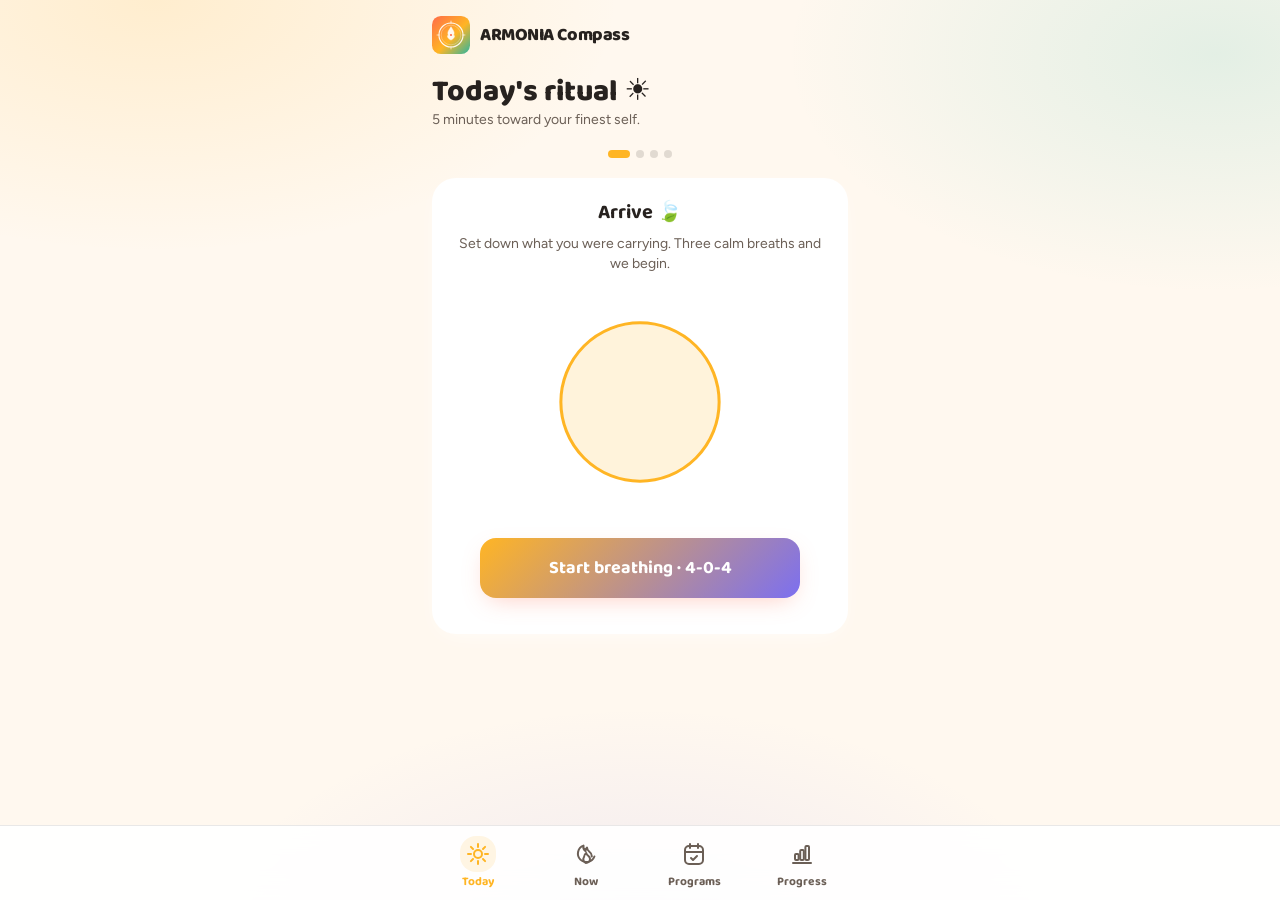
<file: app/index.html>
<!doctype html>
<html lang="ro">
  <head>
    <meta charset="UTF-8" />
    <link rel="icon" type="image/svg+xml" href="./favicon.svg" />
    <link rel="apple-touch-icon" href="./icon-192.png" />
    <link rel="manifest" href="./manifest.webmanifest" />
    <meta name="viewport" content="width=device-width, initial-scale=1.0, viewport-fit=cover" />
    <meta name="theme-color" content="#FF6B4A" />
    <meta name="mobile-web-app-capable" content="yes" />
    <meta name="apple-mobile-web-app-status-bar-style" content="default" />

    <title>Busola ARMONIA — ajutor pas cu pas, în fiecare zi</title>
    <meta name="description" content="Busola ARMONIA: ritual zilnic ghidat, ajutor imediat după starea ta (filozofic, spiritual, psihologic) și programe de 7 și 21 de zile. Din cartea ARMONIA de Alin-Dragoș." />

    <meta property="og:type" content="website" />
    <meta property="og:title" content="Busola ARMONIA — ajutor pas cu pas, în fiecare zi" />
    <meta property="og:description" content="Ritual zilnic, ajutor imediat după starea ta și programe ghidate de 7 și 21 de zile." />
    <meta property="og:image" content="./icon-512.png" />

    <link rel="preconnect" href="https://fonts.googleapis.com" />
    <link rel="preconnect" href="https://fonts.gstatic.com" crossorigin />
    <link
      href="https://fonts.googleapis.com/css2?family=Baloo+2:wght@500;600;700;800&family=Figtree:wght@400;500;600;700&display=swap"
      rel="stylesheet"
    />
    <script type="module" crossorigin src="./assets/index-B5byMYsb.js"></script>
    <link rel="stylesheet" crossorigin href="./assets/index-Cl8MtIuD.css">
  </head>
  <body>
    <div id="root"></div>
  </body>
</html>
</file>
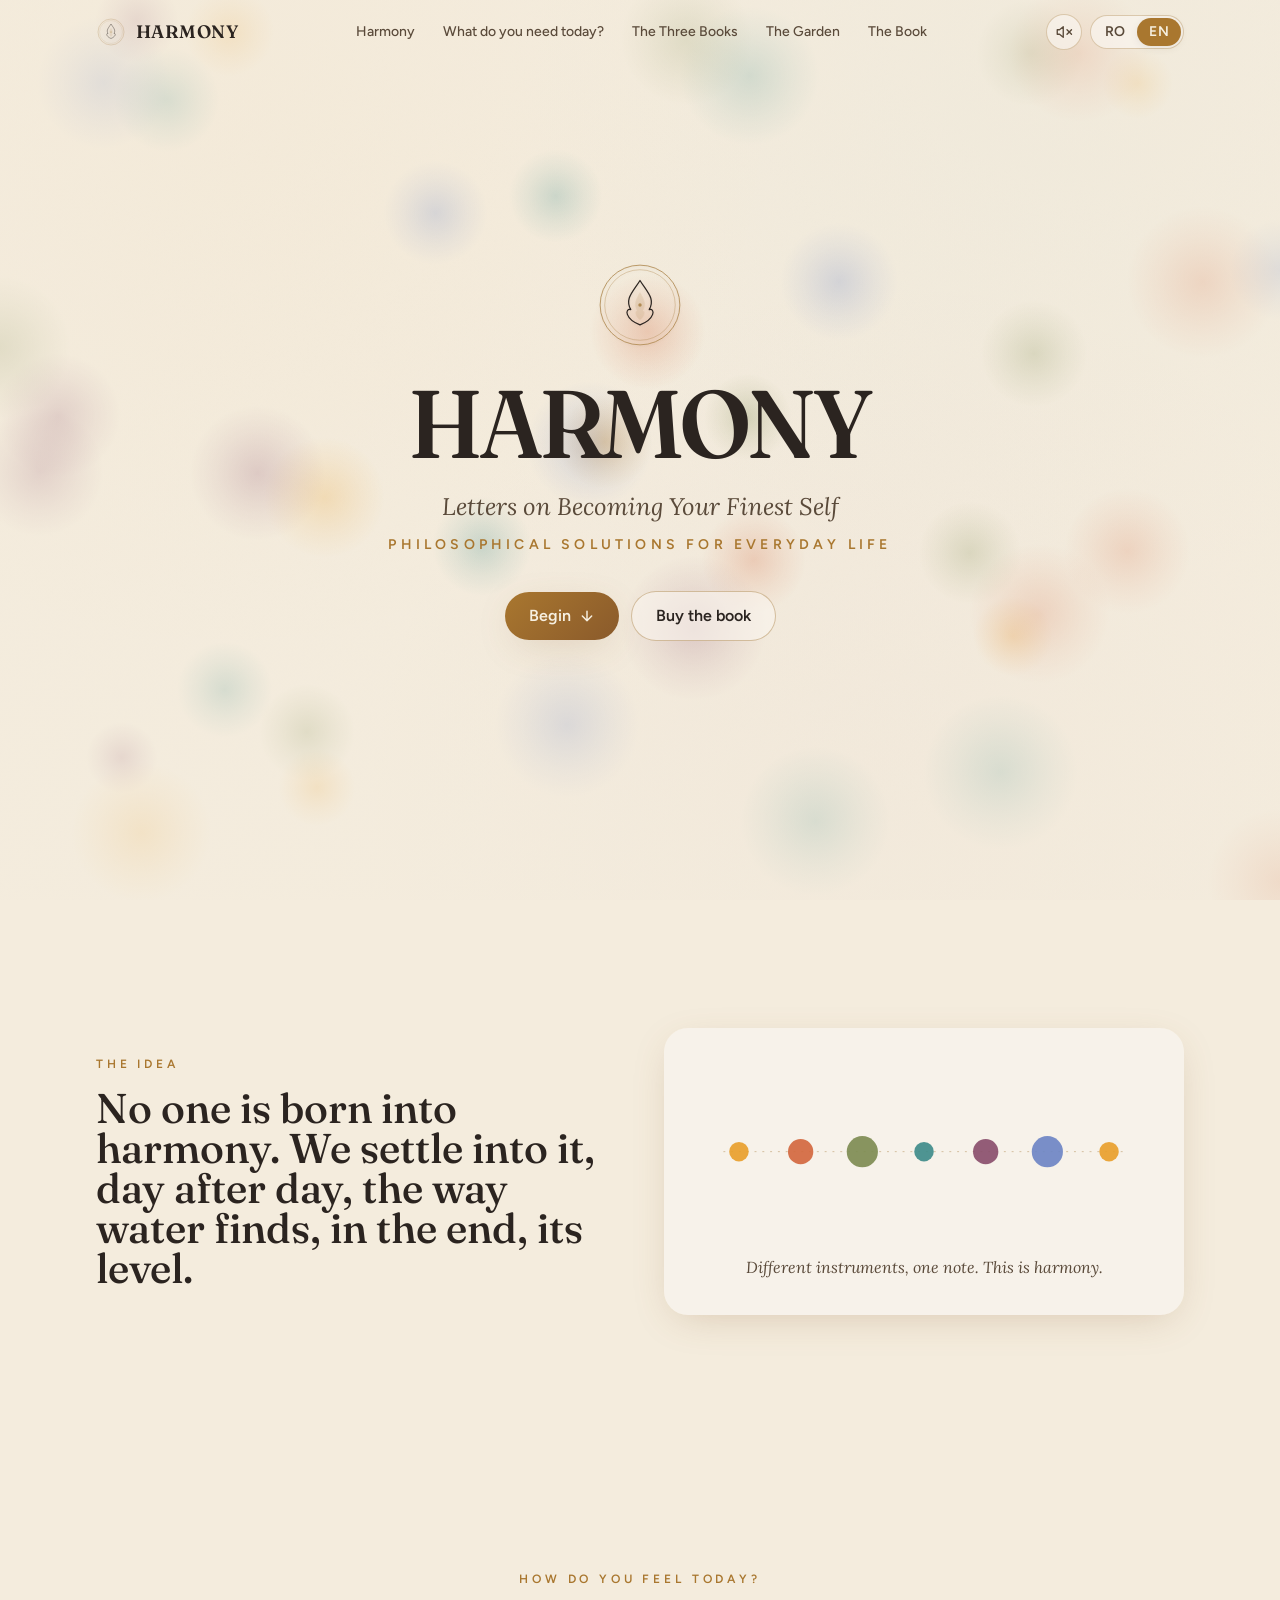
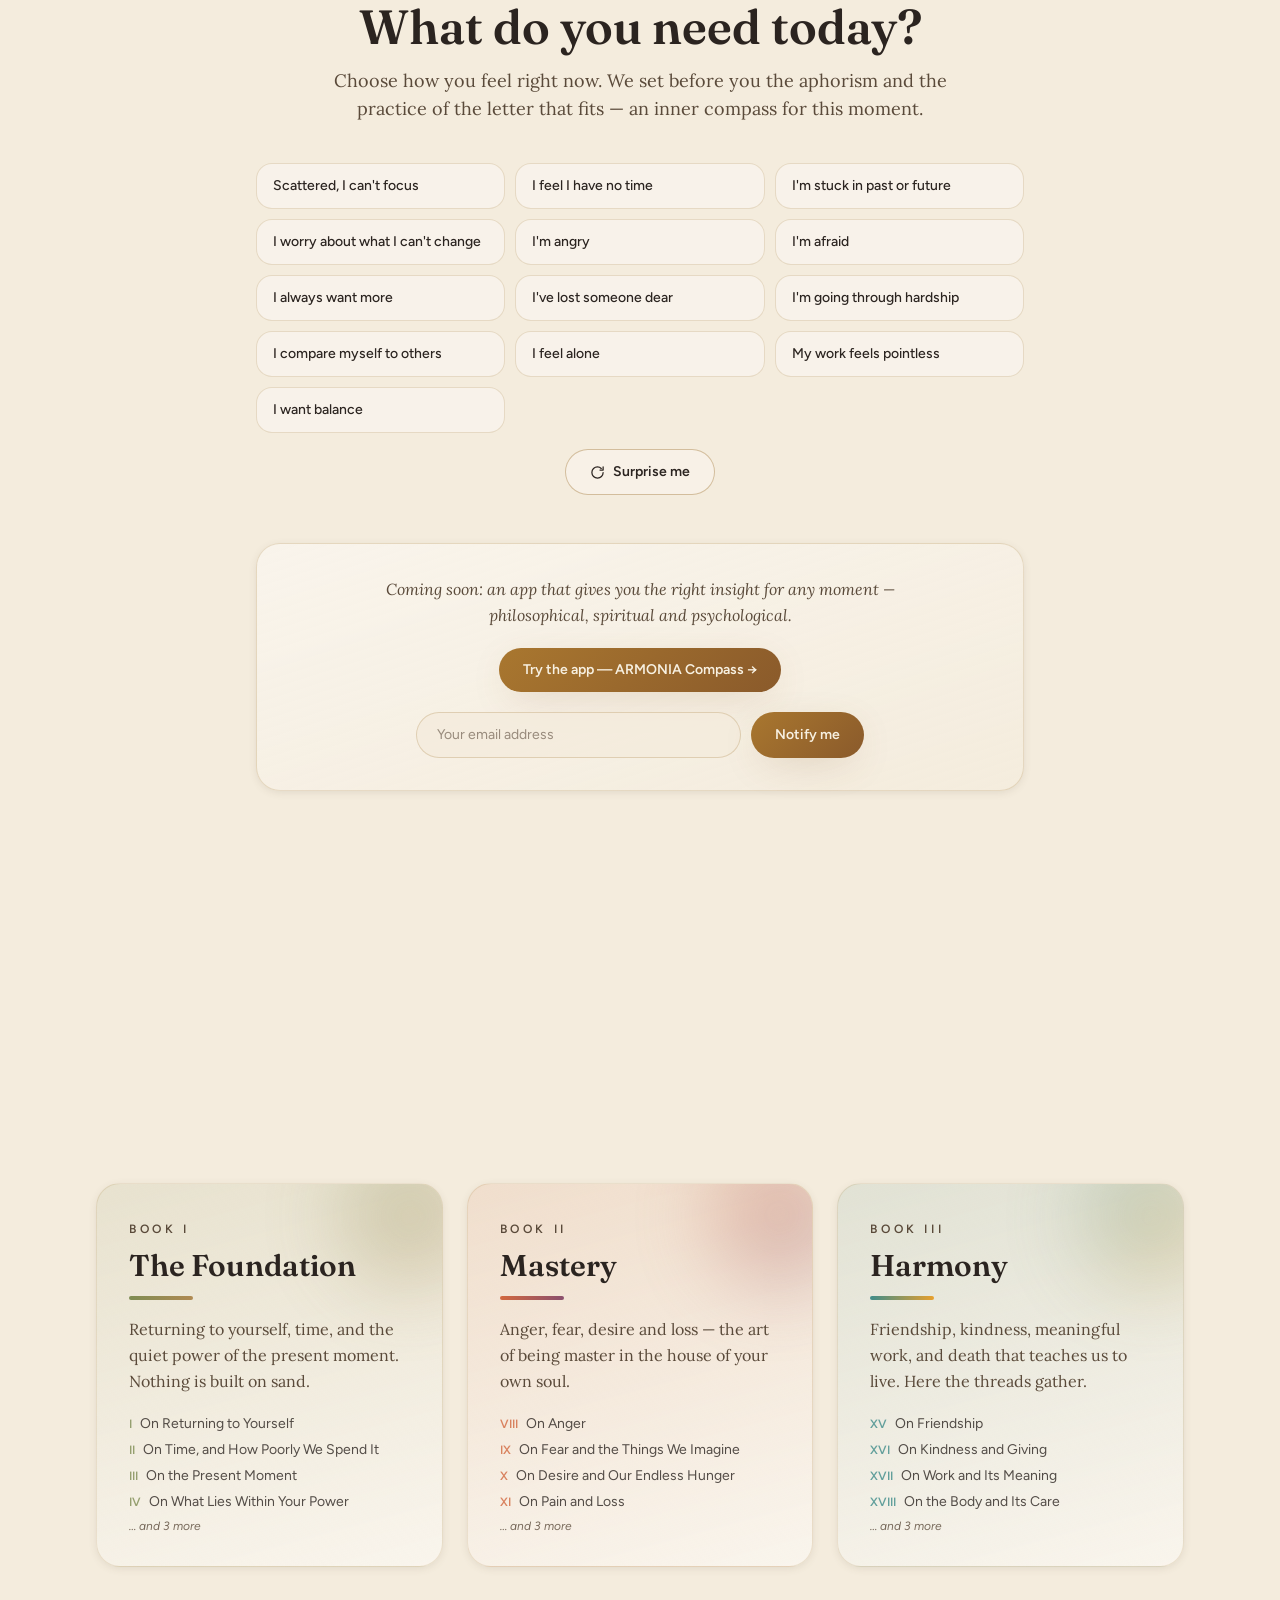
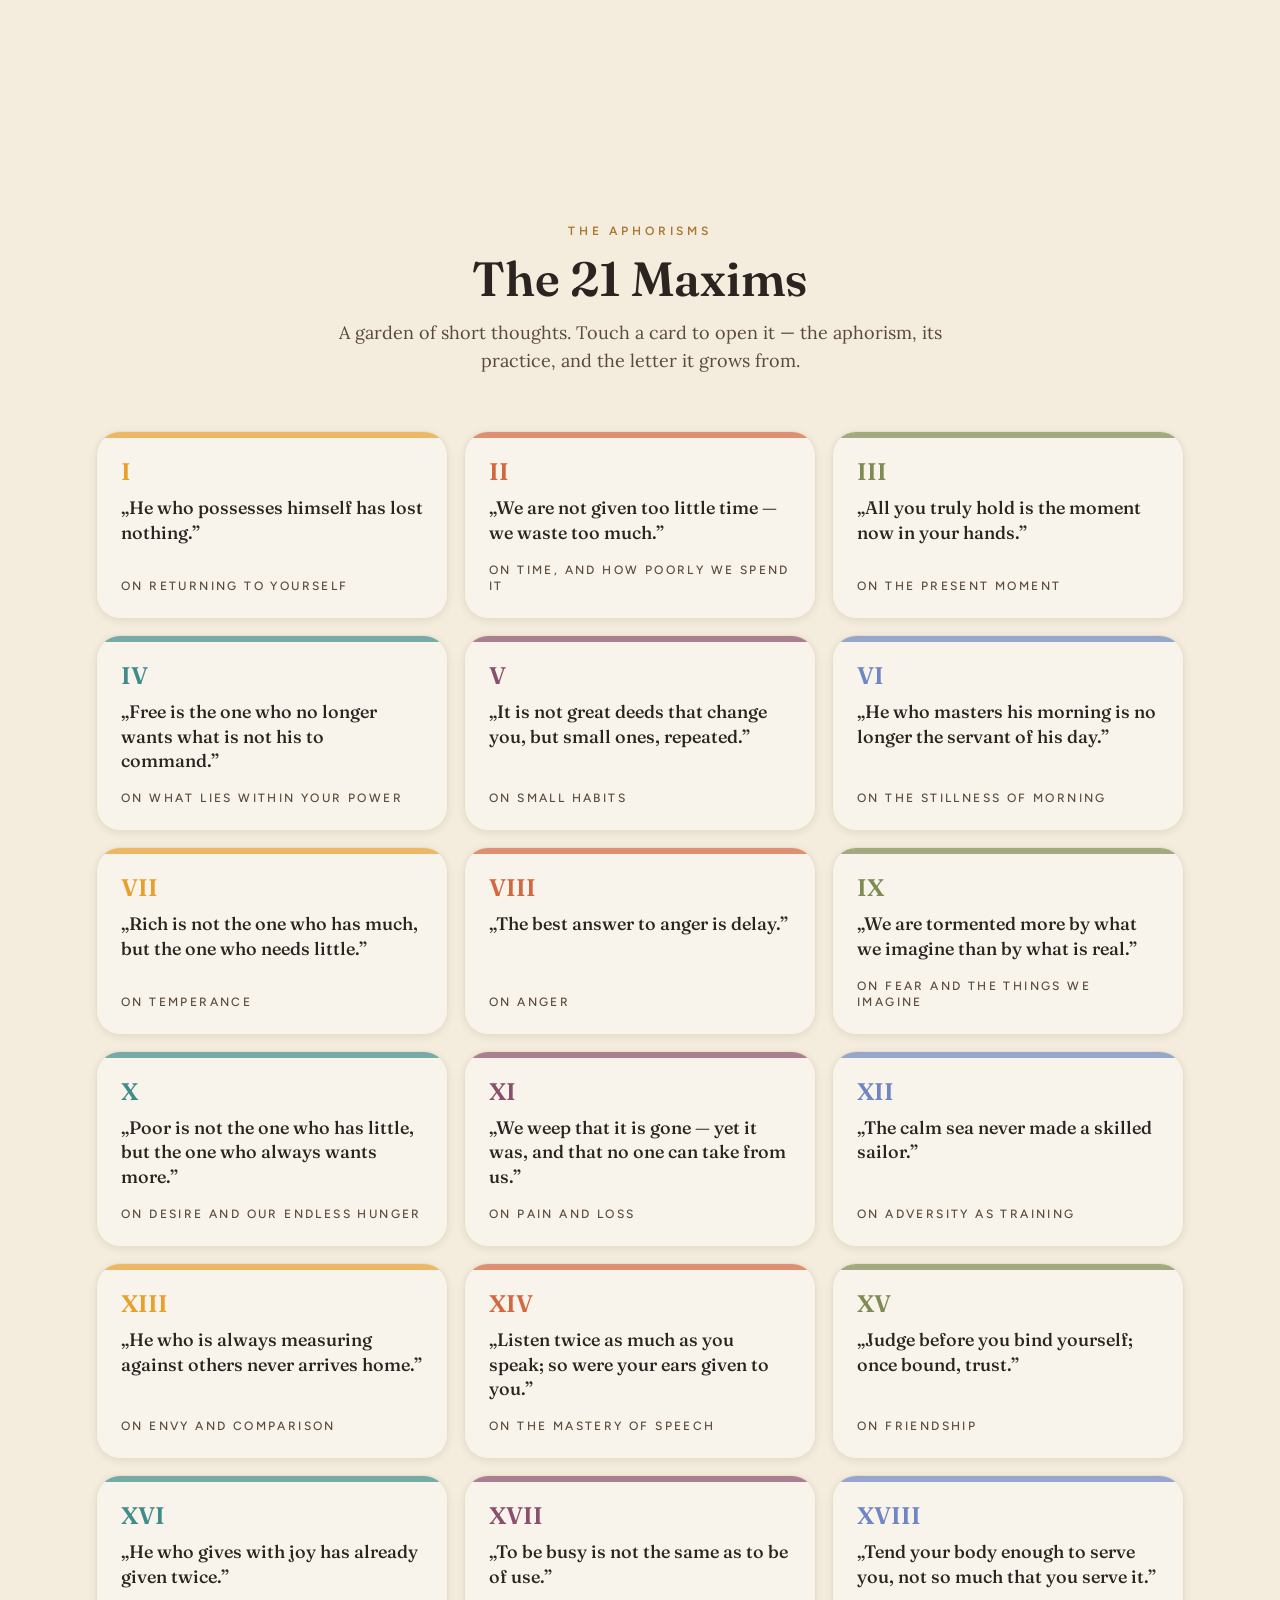
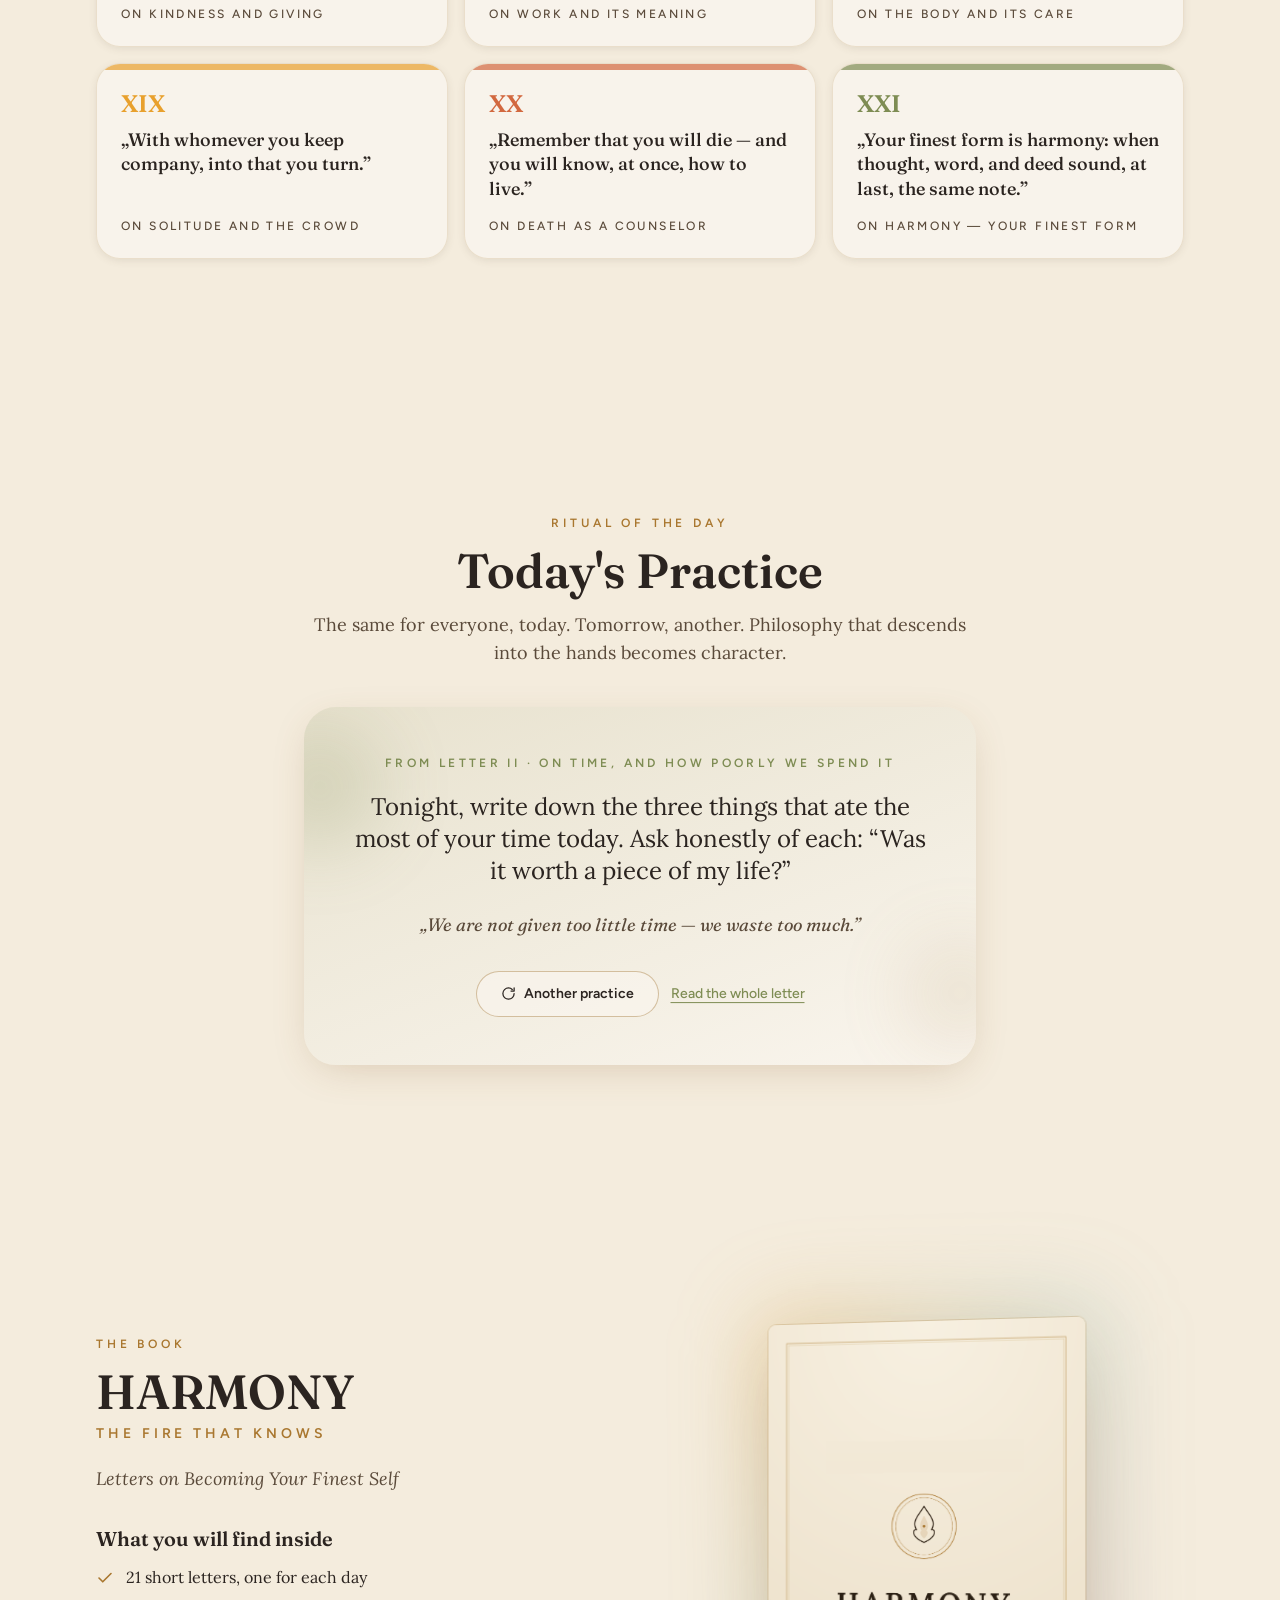
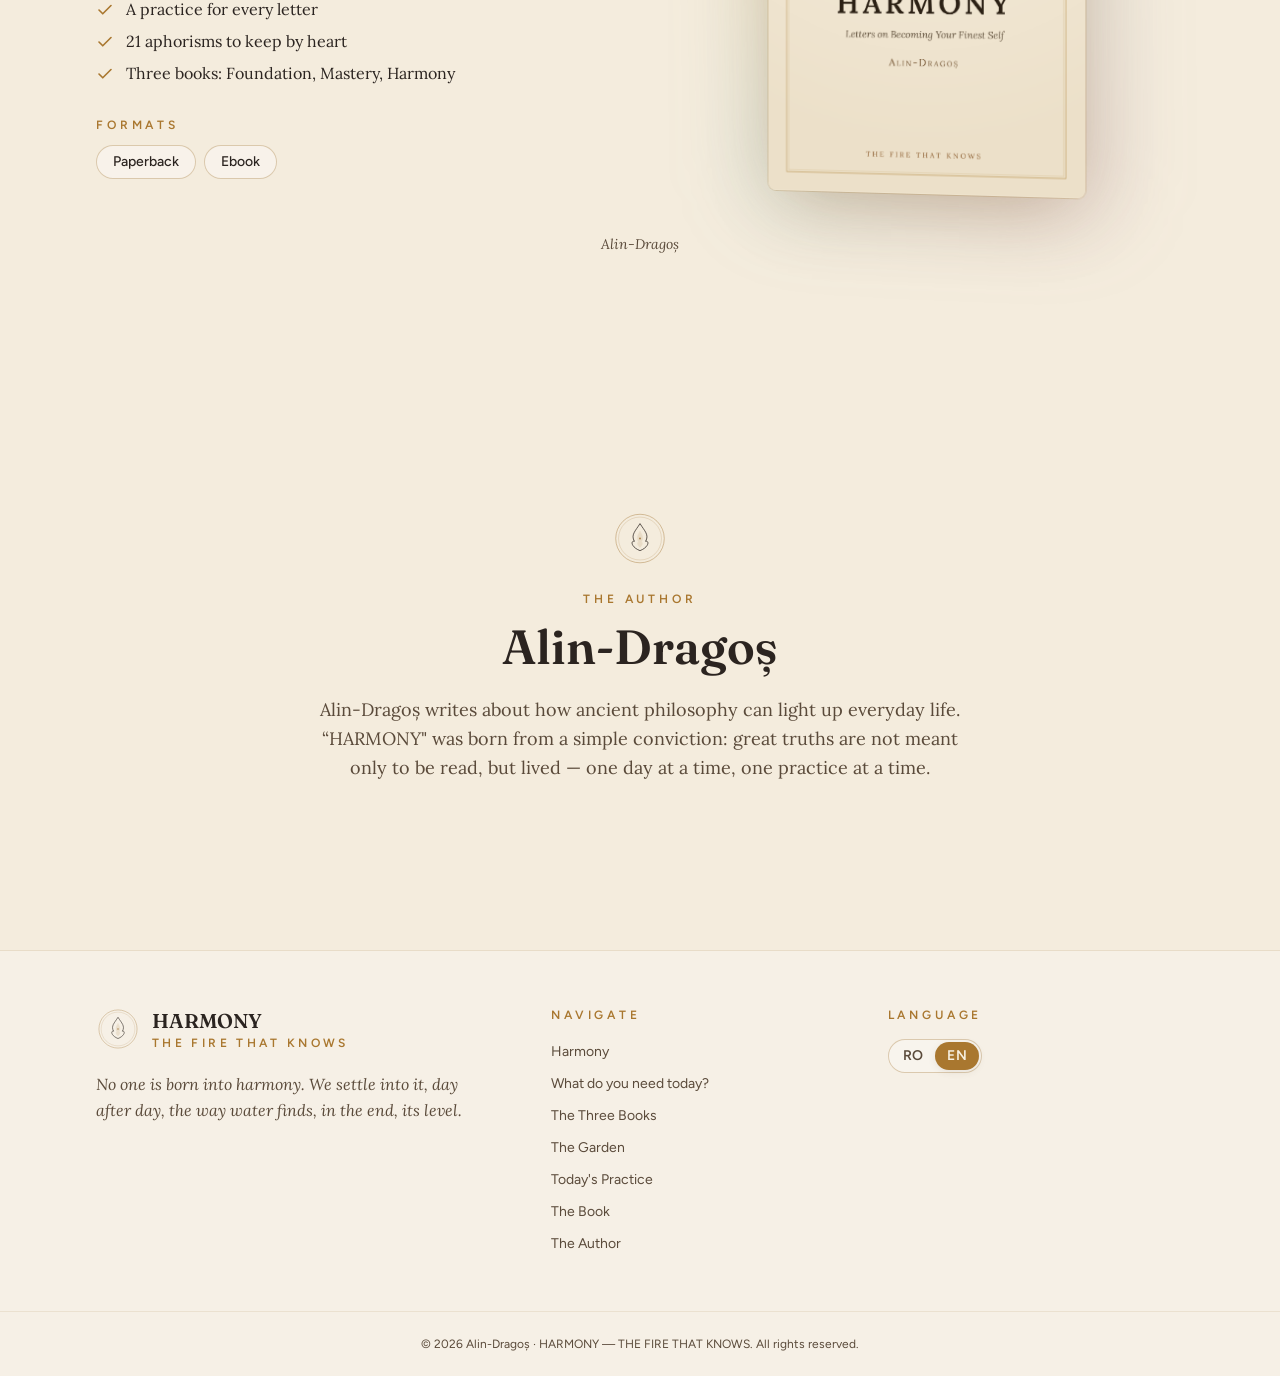
<file: carte/index.html>
<!doctype html>
<html lang="ro">
  <head>
    <meta charset="UTF-8" />
    <link rel="icon" type="image/svg+xml" href="./favicon.svg" />
    <meta name="viewport" content="width=device-width, initial-scale=1.0" />
    <meta name="theme-color" content="#F4ECDD" />

    <title>ARMONIA — Soluții filozofice pentru viața de zi cu zi</title>
    <meta name="description" content="ARMONIA — douăzeci și una de scrisori scurte, fiecare cu o practică și un aforism. Soluții filozofice practice pentru viața de zi cu zi. De Alin-Dragoș." />

    <!-- Open Graph -->
    <meta property="og:type" content="book" />
    <meta property="og:title" content="ARMONIA — Soluții filozofice pentru viața de zi cu zi" />
    <meta property="og:description" content="Douăzeci și una de scrisori despre cea mai bună formă a ta. O practică și un aforism pentru fiecare zi." />
    <meta property="og:image" content="./og-image.png" />
    <meta property="og:locale" content="ro_RO" />
    <meta property="og:locale:alternate" content="en_US" />

    <!-- Twitter -->
    <meta name="twitter:card" content="summary_large_image" />
    <meta name="twitter:title" content="ARMONIA — Soluții filozofice pentru viața de zi cu zi" />
    <meta name="twitter:description" content="Douăzeci și una de scrisori despre cea mai bună formă a ta." />
    <meta name="twitter:image" content="./og-image.png" />

    <!-- Fonts: Fraunces (display), Lora (reading serif), Figtree (UI) -->
    <link rel="preconnect" href="https://fonts.googleapis.com" />
    <link rel="preconnect" href="https://fonts.gstatic.com" crossorigin />
    <link
      href="https://fonts.googleapis.com/css2?family=Fraunces:ital,opsz,wght@0,9..144,400..700;1,9..144,400..600&family=Lora:ital,wght@0,400..600;1,400..500&family=Figtree:wght@400;500;600;700&display=swap"
      rel="stylesheet"
    />

    <script type="application/ld+json">
      {
        "@context": "https://schema.org",
        "@type": "Book",
        "name": "ARMONIA — Focul care cunoaște",
        "author": { "@type": "Person", "name": "Alin-Dragoș" },
        "inLanguage": ["ro", "en"],
        "description": "Douăzeci și una de scrisori scurte, fiecare cu o practică și un aforism. Soluții filozofice practice pentru viața de zi cu zi.",
        "numberOfPages": 21,
        "bookFormat": "https://schema.org/Paperback"
      }
    </script>
    <script type="module" crossorigin src="./assets/index-Bu_Mn6Q6.js"></script>
    <link rel="stylesheet" crossorigin href="./assets/index-CTD4j8-C.css">
  </head>
  <body>
    <div id="root"></div>
  </body>
</html>
</file>
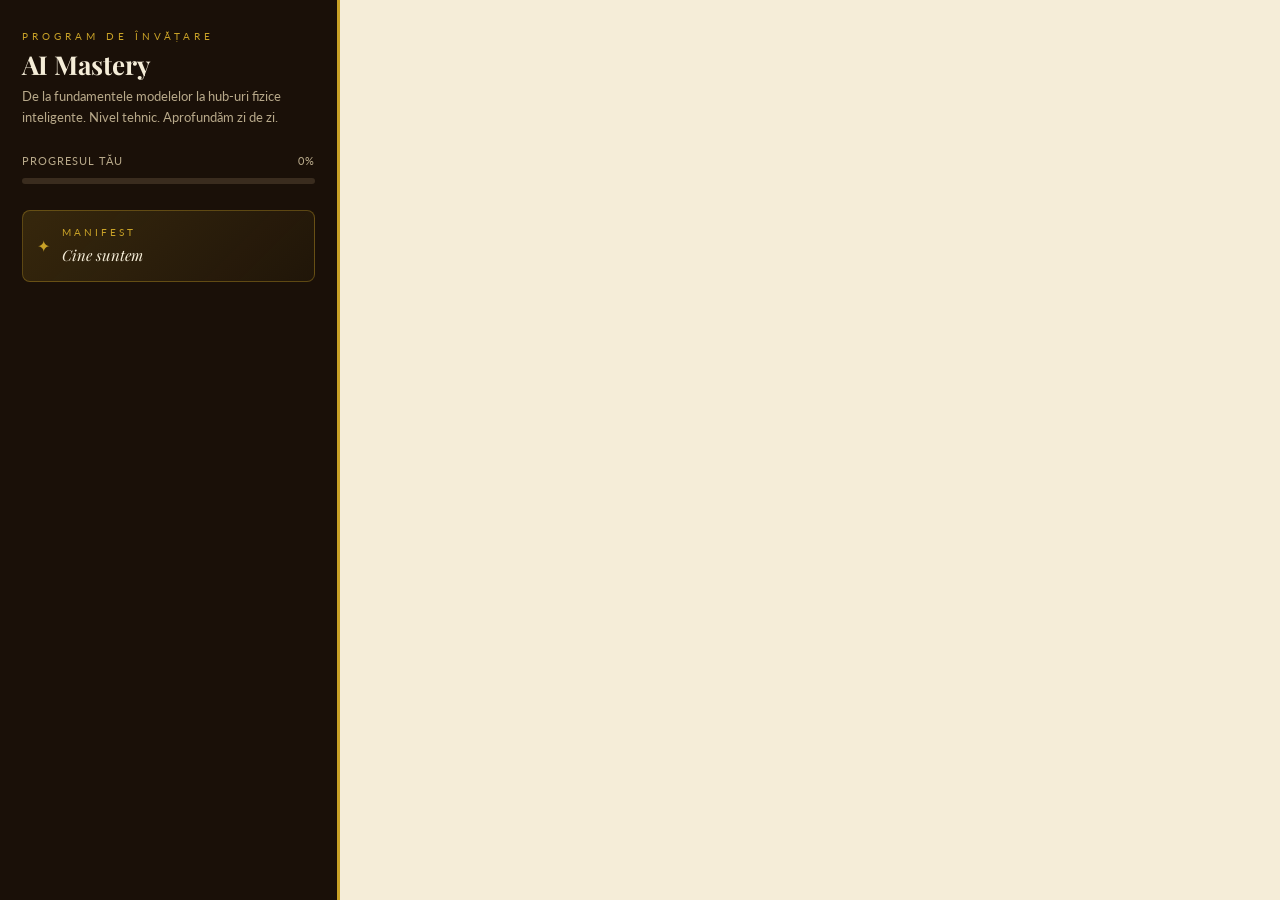
<file: curs/index.html>
<!DOCTYPE html>
<html lang="ro">
<head>
  <meta charset="UTF-8" />
  <meta name="viewport" content="width=device-width, initial-scale=1.0" />
  <title>AI Mastery — Curs progresiv | de la fundamente la hub-uri inteligente</title>
  <meta name="description" content="Curs AI progresiv, nivel tehnic: LLM, prompting, API, RAG, agenți, MCP și automatizări — aplicate la construirea unui hub fizic replicabil (frizerie, cafenea, bucătărie)." />
  <link rel="preconnect" href="https://fonts.googleapis.com" />
  <link rel="preconnect" href="https://fonts.gstatic.com" crossorigin />
  <link href="https://fonts.googleapis.com/css2?family=Playfair+Display:ital,wght@0,400;0,700;1,400;1,700&family=Lato:wght@300;400;700&family=JetBrains+Mono:wght@400;600&display=swap" rel="stylesheet" />
  <style>
    :root {
      --cognac:    #6B3D2E;
      --cream:     #F5EDD8;
      --gold:      #C9A227;
      --charcoal:  #2A2420;
      --moss:      #4A5240;
      --cream-mid: #EDE0C4;
      --text-dark: #1C1008;
      --text-mid:  #4A3828;
      --footer-bg: #1A1008;
      --font-heading: 'Playfair Display', serif;
      --font-body: 'Lato', sans-serif;
      --font-mono: 'JetBrains Mono', monospace;
      --transition: 0.25s ease;
    }
    *, *::before, *::after { box-sizing: border-box; margin: 0; padding: 0; }
    html { scroll-behavior: smooth; font-size: 16px; }
    body {
      font-family: var(--font-body);
      color: var(--text-dark);
      background: var(--cream);
      line-height: 1.65;
      -webkit-font-smoothing: antialiased;
    }
    h1, h2, h3, h4 { font-family: var(--font-heading); line-height: 1.2; }
    a { color: var(--cognac); text-decoration: none; }
    ul, ol { list-style: none; }

    /* ── LAYOUT ── */
    .app { display: grid; grid-template-columns: 340px 1fr; min-height: 100vh; }

    /* ── SIDEBAR ── */
    .sidebar {
      background: var(--footer-bg);
      color: var(--cream);
      position: sticky; top: 0;
      height: 100vh; overflow-y: auto;
      padding: 28px 22px 60px;
      border-right: 3px solid var(--gold);
    }
    .brand { margin-bottom: 24px; }
    .brand-eyebrow {
      font-size: 10px; letter-spacing: 4px; text-transform: uppercase;
      color: var(--gold); display: block; margin-bottom: 6px;
    }
    .brand h1 { font-size: 26px; color: var(--cream); line-height: 1.1; }
    .brand p { font-size: 12.5px; color: #b8a98a; margin-top: 8px; }

    .progress-wrap { margin: 22px 0 26px; }
    .progress-label {
      display: flex; justify-content: space-between;
      font-size: 11px; letter-spacing: 1px; text-transform: uppercase;
      color: #b8a98a; margin-bottom: 8px;
    }
    .progress-bar { height: 6px; background: #3a2c1e; border-radius: 4px; overflow: hidden; }
    .progress-fill { height: 100%; width: 0; background: var(--gold); transition: width 0.4s ease; }

    .module-nav > li { margin-bottom: 6px; }
    .module-head {
      display: flex; align-items: center; gap: 10px;
      padding: 10px 10px; cursor: pointer; border-radius: 5px;
      transition: var(--transition);
    }
    .module-head:hover { background: rgba(201,162,39,0.12); }
    .module-num {
      font-family: var(--font-mono); font-size: 11px; font-weight: 600;
      color: var(--footer-bg); background: var(--gold);
      width: 26px; height: 26px; flex-shrink: 0;
      display: grid; place-items: center; border-radius: 5px;
    }
    .module-title { font-size: 13.5px; font-weight: 700; color: var(--cream); flex: 1; }
    .module-caret { font-size: 10px; color: #b8a98a; transition: transform var(--transition); }
    .module.open .module-caret { transform: rotate(90deg); }
    .lesson-list { max-height: 0; overflow: hidden; transition: max-height 0.3s ease; }
    .module.open .lesson-list { max-height: 800px; }
    .lesson-item {
      display: flex; align-items: center; gap: 9px;
      padding: 7px 10px 7px 20px; margin-left: 12px;
      font-size: 12.5px; color: #cdbf9f; cursor: pointer;
      border-left: 1px solid #3a2c1e; transition: var(--transition);
    }
    .lesson-item:hover { color: var(--cream); border-left-color: var(--gold); }
    .lesson-item.active { color: var(--gold); border-left-color: var(--gold); font-weight: 700; }
    .lesson-check {
      width: 15px; height: 15px; border: 1.5px solid #5a4a34;
      border-radius: 50%; flex-shrink: 0; display: grid; place-items: center;
      font-size: 9px; color: var(--footer-bg);
    }
    .lesson-item.done .lesson-check { background: var(--gold); border-color: var(--gold); }
    .lesson-item.done .lesson-check::after { content: "✓"; }

    /* ── MAIN ── */
    .main { padding: 0; }
    .lesson {
      max-width: 820px; margin: 0 auto; padding: 56px 48px 100px;
    }
    .crumb {
      font-size: 11px; letter-spacing: 2px; text-transform: uppercase;
      color: var(--cognac); margin-bottom: 14px; font-weight: 700;
    }
    .lesson h2 { font-size: 40px; color: var(--charcoal); margin-bottom: 6px; }
    .lesson-meta { display: flex; gap: 16px; align-items: center; margin: 14px 0 30px; flex-wrap: wrap; }
    .tag {
      font-size: 11px; letter-spacing: 1px; text-transform: uppercase;
      background: var(--cream-mid); color: var(--text-mid);
      padding: 4px 12px; border-radius: 20px; font-weight: 700;
    }
    .tag--level { background: var(--moss); color: var(--cream); }
    .gold-line { width: 60px; height: 3px; background: var(--gold); margin: 0 0 30px; }

    .lesson-body h3 {
      font-size: 24px; color: var(--cognac); margin: 38px 0 12px;
      padding-bottom: 8px; border-bottom: 1px solid var(--cream-mid);
    }
    .lesson-body h4 { font-size: 18px; color: var(--charcoal); margin: 26px 0 8px; }
    .lesson-body p { margin-bottom: 16px; color: var(--text-mid); font-size: 16.5px; }
    .lesson-body strong { color: var(--text-dark); }
    .lesson-body ul, .lesson-body ol { margin: 0 0 18px 4px; }
    .lesson-body li {
      position: relative; padding-left: 26px; margin-bottom: 10px;
      color: var(--text-mid); font-size: 16px;
    }
    .lesson-body ul li::before {
      content: "▸"; position: absolute; left: 4px; color: var(--gold); font-weight: 700;
    }
    .lesson-body ol { counter-reset: item; }
    .lesson-body ol li { counter-increment: item; }
    .lesson-body ol li::before {
      content: counter(item); position: absolute; left: 0; top: 0;
      font-family: var(--font-mono); font-size: 12px; font-weight: 600;
      color: var(--gold); background: var(--charcoal);
      width: 20px; height: 20px; border-radius: 4px; display: grid; place-items: center;
    }

    .callout {
      background: var(--cream-mid); border-left: 4px solid var(--gold);
      padding: 18px 22px; margin: 24px 0; border-radius: 0 8px 8px 0;
    }
    .callout--hub { border-left-color: var(--cognac); background: #efe6d0; }
    .callout-label {
      font-size: 10px; letter-spacing: 2px; text-transform: uppercase;
      color: var(--gold); font-weight: 700; display: block; margin-bottom: 6px;
    }
    .callout--hub .callout-label { color: var(--cognac); }
    .callout p:last-child { margin-bottom: 0; }

    pre {
      background: var(--charcoal); color: #e8dcc0; border-radius: 8px;
      padding: 20px 22px; overflow-x: auto; margin: 20px 0;
      font-family: var(--font-mono); font-size: 13.5px; line-height: 1.6;
      border: 1px solid #000;
    }
    pre .c { color: #8a7a5a; }   /* comment */
    pre .k { color: var(--gold); }  /* keyword */
    pre .s { color: #c9d6a0; }   /* string */
    code:not(pre code) {
      font-family: var(--font-mono); font-size: 0.88em;
      background: var(--cream-mid); color: var(--cognac);
      padding: 2px 6px; border-radius: 4px;
    }

    .keyterm { border-bottom: 2px dotted var(--gold); font-weight: 700; color: var(--text-dark); }

    table.def { width: 100%; border-collapse: collapse; margin: 22px 0; font-size: 15px; }
    table.def th, table.def td { text-align: left; padding: 11px 14px; border-bottom: 1px solid var(--cream-mid); vertical-align: top; }
    table.def th { background: var(--charcoal); color: var(--cream); font-family: var(--font-body); font-size: 12px; letter-spacing: 1px; text-transform: uppercase; }
    table.def td:first-child { font-weight: 700; color: var(--cognac); white-space: nowrap; }

    .exercise {
      border: 2px dashed var(--cognac); border-radius: 10px;
      padding: 22px 24px; margin: 30px 0; background: #faf4e4;
    }
    .exercise-label {
      font-size: 11px; letter-spacing: 2px; text-transform: uppercase;
      color: var(--cognac); font-weight: 700; margin-bottom: 10px;
      display: flex; align-items: center; gap: 8px;
    }

    .lesson-footer {
      display: flex; justify-content: space-between; align-items: center;
      gap: 16px; margin-top: 50px; padding-top: 28px; border-top: 2px solid var(--cream-mid);
      flex-wrap: wrap;
    }
    .btn {
      font-family: var(--font-body); font-weight: 700; font-size: 12px;
      letter-spacing: 1.5px; text-transform: uppercase; padding: 13px 26px;
      cursor: pointer; border: none; border-radius: 4px; transition: var(--transition);
    }
    .btn--done { background: var(--gold); color: var(--footer-bg); }
    .btn--done:hover { background: var(--charcoal); color: var(--gold); }
    .btn--done.is-done { background: var(--moss); color: var(--cream); }
    .btn--nav { background: transparent; color: var(--cognac); border: 1.5px solid var(--cognac); }
    .btn--nav:hover { background: var(--cognac); color: var(--cream); }
    .btn--nav:disabled { opacity: 0.3; cursor: not-allowed; }

    .placeholder { text-align: center; padding: 40px 20px; }
    .placeholder .big { font-size: 60px; margin-bottom: 10px; }
    .placeholder p { color: var(--text-mid); font-style: italic; }

    /* ── PINNED NAV (Manifest) ── */
    .pinned-nav { margin-bottom: 18px; }
    .pinned-item {
      display: flex; align-items: center; gap: 12px;
      padding: 13px 14px; cursor: pointer; border-radius: 8px;
      background: linear-gradient(135deg, rgba(201,162,39,0.16), rgba(201,162,39,0.04));
      border: 1px solid rgba(201,162,39,0.35);
      transition: var(--transition);
    }
    .pinned-item:hover { border-color: var(--gold); background: linear-gradient(135deg, rgba(201,162,39,0.28), rgba(201,162,39,0.08)); }
    .pinned-item.active { border-color: var(--gold); box-shadow: 0 0 0 1px var(--gold), 0 6px 20px rgba(201,162,39,0.15); }
    .pinned-star { color: var(--gold); font-size: 16px; }
    .pinned-item .pt { font-family: var(--font-heading); font-style: italic; font-size: 15px; color: var(--cream); flex: 1; }
    .pinned-item .ps { display: block; font-family: var(--font-body); font-style: normal; font-size: 10px; letter-spacing: 3px; text-transform: uppercase; color: var(--gold); margin-bottom: 2px; }

    /* ── MANIFEST (glamorous) ── */
    .manifest {
      max-width: 900px; margin: 0 auto;
      padding: 0 0 110px;
    }
    .manifest-hero {
      position: relative;
      padding: 92px 56px 70px;
      background:
        radial-gradient(1200px 500px at 50% -10%, rgba(201,162,39,0.18), transparent 60%),
        linear-gradient(160deg, #241812 0%, var(--footer-bg) 55%, #120a05 100%);
      color: var(--cream);
      overflow: hidden;
      text-align: center;
    }
    .manifest-hero::before {
      content: ""; position: absolute; inset: 0;
      background-image:
        repeating-linear-gradient(45deg, rgba(201,162,39,0.05) 0 2px, transparent 2px 22px);
      opacity: 0.4; pointer-events: none;
    }
    .manifest-hero::after {
      content: ""; position: absolute; left: 0; right: 0; bottom: 0; height: 4px;
      background: linear-gradient(90deg, transparent, var(--gold), transparent);
    }
    .m-eyebrow {
      position: relative; font-size: 11px; letter-spacing: 6px; text-transform: uppercase;
      color: var(--gold); margin-bottom: 22px;
    }
    .m-monogram {
      position: relative; width: 78px; height: 78px; margin: 0 auto 26px;
      border: 2px solid var(--gold); border-radius: 50%;
      display: grid; place-items: center;
      font-family: var(--font-heading); font-size: 34px; font-style: italic; color: var(--gold);
      box-shadow: 0 0 0 6px rgba(201,162,39,0.08), inset 0 0 24px rgba(201,162,39,0.12);
    }
    .manifest-hero h1 {
      position: relative; font-size: 62px; line-height: 1.05; margin-bottom: 8px;
      background: linear-gradient(180deg, #fbf3d8 0%, var(--gold) 120%);
      -webkit-background-clip: text; background-clip: text; color: transparent;
      text-shadow: 0 2px 40px rgba(201,162,39,0.15);
    }
    .manifest-hero h1 em { font-style: italic; }
    .m-tagline {
      position: relative; font-family: var(--font-heading); font-style: italic;
      font-size: 21px; color: #d8c9a4; margin-top: 14px; font-weight: 400;
    }
    .m-flourish {
      position: relative; display: flex; align-items: center; justify-content: center;
      gap: 14px; margin: 30px 0 0; color: var(--gold); font-size: 13px;
    }
    .m-flourish::before, .m-flourish::after {
      content: ""; height: 1px; width: 70px;
      background: linear-gradient(90deg, transparent, var(--gold));
    }
    .m-flourish::after { background: linear-gradient(90deg, var(--gold), transparent); }

    .manifest-body { padding: 56px 56px 0; }
    .m-section { margin-bottom: 54px; }
    .m-kicker {
      font-size: 11px; letter-spacing: 4px; text-transform: uppercase;
      color: var(--gold); font-weight: 700; margin-bottom: 10px;
    }
    .m-section > h2 {
      font-size: 34px; color: var(--charcoal); margin-bottom: 20px;
    }
    .m-section > h2 .num {
      font-family: var(--font-mono); font-size: 15px; color: var(--gold);
      vertical-align: super; margin-right: 8px;
    }
    .m-lead { font-size: 19px; color: var(--text-mid); line-height: 1.75; }
    .m-lead:first-letter {
      float: left; font-family: var(--font-heading); font-size: 74px; line-height: 0.72;
      color: var(--cognac); margin: 10px 14px 0 0; font-weight: 700;
    }
    .m-section p { font-size: 17px; color: var(--text-mid); margin-bottom: 16px; line-height: 1.75; }
    .m-quote {
      font-family: var(--font-heading); font-style: italic; font-size: 24px;
      color: var(--cognac); text-align: center; line-height: 1.5;
      padding: 30px 40px; margin: 34px 0; position: relative;
    }
    .m-quote::before, .m-quote::after {
      content: "”"; font-size: 60px; color: var(--gold); opacity: 0.5;
      position: absolute; font-family: var(--font-heading);
    }
    .m-quote::before { content: "“"; top: -6px; left: 6px; }
    .m-quote::after { bottom: -34px; right: 10px; }

    .obj-grid { display: grid; grid-template-columns: 1fr 1fr; gap: 26px; margin-top: 26px; }
    .obj-card {
      position: relative; padding: 34px 30px 30px;
      background: linear-gradient(160deg, #fffaf0, var(--cream-mid));
      border: 1px solid rgba(201,162,39,0.4); border-radius: 14px;
      box-shadow: 0 12px 40px rgba(107,61,46,0.08);
      transition: var(--transition);
    }
    .obj-card:hover { transform: translateY(-4px); box-shadow: 0 20px 50px rgba(107,61,46,0.16); border-color: var(--gold); }
    .obj-card .obj-badge {
      position: absolute; top: -18px; left: 28px;
      width: 44px; height: 44px; border-radius: 50%;
      background: var(--charcoal); color: var(--gold);
      display: grid; place-items: center; font-family: var(--font-heading);
      font-style: italic; font-size: 20px; border: 2px solid var(--gold);
    }
    .obj-card h3 { font-size: 22px; color: var(--cognac); margin: 14px 0 10px; border: none; padding: 0; }
    .obj-card p { font-size: 15.5px; color: var(--text-mid); margin-bottom: 0; }
    .obj-card .obj-tag {
      display: inline-block; margin-top: 16px; font-size: 10px; letter-spacing: 2px;
      text-transform: uppercase; color: var(--gold); font-weight: 700;
      border-top: 1px solid rgba(201,162,39,0.4); padding-top: 12px;
    }

    .m-cta {
      text-align: center; margin-top: 60px; padding: 44px 30px;
      background: linear-gradient(160deg, #241812, var(--footer-bg));
      border-radius: 16px; color: var(--cream);
      border: 1px solid rgba(201,162,39,0.3);
    }
    .m-cta h3 { font-size: 26px; color: var(--cream); border: none; padding: 0; margin-bottom: 10px; }
    .m-cta h3 em { color: var(--gold); font-style: italic; }
    .m-cta p { color: #c3b48f; margin-bottom: 22px; }
    .btn--enter {
      background: linear-gradient(135deg, var(--gold), #b8901f);
      color: var(--footer-bg); font-size: 13px; letter-spacing: 2px;
      padding: 15px 40px; box-shadow: 0 10px 30px rgba(201,162,39,0.25);
    }
    .btn--enter:hover { transform: translateY(-2px); box-shadow: 0 14px 36px rgba(201,162,39,0.4); }

    /* ── CAFEA — istoria & originile ── */
    .m-subhead {
      font-family: var(--font-heading); font-size: 22px; color: var(--charcoal);
      margin: 36px 0 8px; display: flex; align-items: center; gap: 12px;
    }
    .m-subhead::before { content: "❖"; color: var(--gold); font-size: 16px; }
    .coffee-belt {
      display: grid; grid-template-columns: repeat(3, 1fr); gap: 18px; margin-top: 24px;
    }
    .origin-card {
      position: relative; padding: 24px 20px 22px; border-radius: 14px;
      background: linear-gradient(160deg, #2c1d13, #170e07);
      color: var(--cream); border: 1px solid rgba(201,162,39,0.28);
      transition: var(--transition);
    }
    .origin-card:hover { transform: translateY(-5px); border-color: var(--gold); box-shadow: 0 18px 40px rgba(23,14,7,0.35); }
    .origin-card .bean { color: var(--gold); font-size: 15px; letter-spacing: 3px; }
    .origin-card .region { display: block; font-size: 10px; letter-spacing: 3px; text-transform: uppercase; color: #a8996f; margin-top: 12px; }
    .origin-card h4 { color: var(--gold); font-size: 19px; margin: 3px 0 0; border: none; padding: 0; }
    .origin-card .notes {
      font-family: var(--font-heading); font-style: italic; font-size: 15px;
      color: #e8dab6; margin-top: 12px; line-height: 1.55;
      padding-top: 12px; border-top: 1px solid rgba(201,162,39,0.2);
    }
    .assets-line {
      display: flex; flex-wrap: wrap; gap: 14px; justify-content: center;
      margin: 40px 0 8px;
    }
    .asset-chip {
      border: 1px solid var(--gold); color: var(--cognac);
      border-radius: 30px; padding: 11px 24px; background: #fffaf0;
      font-family: var(--font-heading); font-style: italic; font-size: 17px;
      box-shadow: 0 6px 18px rgba(201,162,39,0.1); transition: var(--transition);
    }
    .asset-chip:hover { transform: translateY(-3px); background: var(--charcoal); color: var(--cream); }
    .asset-chip:hover b { color: var(--gold); }
    .asset-chip b { color: var(--gold); font-weight: 700; }
    .assets-note { text-align: center; font-style: italic; color: var(--text-mid); margin-top: 18px; font-size: 16px; }

    @media (max-width: 900px) {
      .coffee-belt { grid-template-columns: 1fr; }
      .manifest-hero { padding: 74px 24px 54px; }
      .manifest-hero h1 { font-size: 42px; }
      .manifest-body { padding: 40px 22px 0; }
      .obj-grid { grid-template-columns: 1fr; gap: 34px; }
    }

    /* ── MOBILE ── */
    .menu-toggle { display: none; }
    @media (max-width: 900px) {
      .app { grid-template-columns: 1fr; }
      .sidebar {
        position: fixed; z-index: 50; width: 300px; left: -320px;
        transition: left 0.3s ease; box-shadow: 4px 0 30px rgba(0,0,0,0.4);
      }
      .sidebar.open { left: 0; }
      .menu-toggle {
        display: grid; place-items: center; position: fixed; z-index: 60;
        top: 16px; left: 16px; width: 48px; height: 48px; border-radius: 8px;
        background: var(--footer-bg); color: var(--gold); border: 2px solid var(--gold);
        font-size: 20px; cursor: pointer;
      }
      .lesson { padding: 80px 22px 80px; }
      .lesson h2 { font-size: 30px; }
    }
    .backdrop { display: none; }
    .backdrop.show { display: block; position: fixed; inset: 0; background: rgba(0,0,0,0.5); z-index: 40; }
  </style>
</head>
<body>
  <button class="menu-toggle" id="menuToggle">☰</button>
  <div class="backdrop" id="backdrop"></div>

  <div class="app">
    <aside class="sidebar" id="sidebar">
      <div class="brand">
        <span class="brand-eyebrow">Program de învățare</span>
        <h1>AI Mastery</h1>
        <p>De la fundamentele modelelor la hub-uri fizice inteligente. Nivel tehnic. Aprofundăm zi de zi.</p>
      </div>
      <div class="progress-wrap">
        <div class="progress-label"><span>Progresul tău</span><span id="progressPct">0%</span></div>
        <div class="progress-bar"><div class="progress-fill" id="progressFill"></div></div>
      </div>
      <div class="pinned-nav">
        <div class="pinned-item" id="manifestBtn">
          <span class="pinned-star">✦</span>
          <span class="pt"><span class="ps">Manifest</span>Cine suntem</span>
        </div>
      </div>
      <nav><ul class="module-nav" id="moduleNav"></ul></nav>
    </aside>

    <main class="main">
      <article class="lesson" id="lessonView"></article>
    </main>
  </div>

  <script>
  /* ══════════════════════════════════════════════════════════════
     CURRICULUM — structura de date. Fiecare lecție = un obiect.
     Extindem prin adăugarea de conținut în `body`. Lecțiile fără
     body încă apar ca "în curând — aprofundăm împreună".
  ══════════════════════════════════════════════════════════════ */
  const CURRICULUM = [
    {
      title: "Fundamente & mentalitate AI-First",
      lessons: [
        {
          title: "Ce este de fapt un LLM",
          duration: "20 min", level: "Fundamente",
          body: `
            <p>Înainte să folosești AI „la capacitate maximă", trebuie să înțelegi ce ai în mână. Un <span class="keyterm">Large Language Model</span> (LLM) — Claude, GPT, Gemini — nu este o bază de date de răspunsuri și nu „caută pe internet" în mod implicit. Este un <strong>motor de predicție statistică</strong> antrenat pe cantități uriașe de text, care a învățat un singur lucru extrem de bine: <em>dat un șir de text, care e cea mai probabilă continuare?</em></p>
            <p>Toată magia — codul pe care ți-l scrie, planul de business, poezia — este acest mecanism aplicat la scară gigantică.</p>

            <h3>Cei 4 termeni pe care îi vei folosi zilnic</h3>
            <table class="def">
              <tr><th>Termen</th><th>Ce înseamnă</th></tr>
              <tr><td>Token</td><td>Unitatea de text pe care o „vede" modelul — aprox. ¾ dintr-un cuvânt în engleză, mai mult în română. „Bucătărie" ≈ 3 tokeni. Plătești și gândești în tokeni, nu în cuvinte.</td></tr>
              <tr><td>Context window</td><td>Câți tokeni poate „ține minte" modelul într-o conversație (input + output). Modelele moderne: 200k–1M+ tokeni. Când depășești, informația veche „cade".</td></tr>
              <tr><td>Weights (parametri)</td><td>Miliardele de numere reglate în timpul antrenării. Ele codifică „cunoașterea". Sunt fixe după antrenare (inference).</td></tr>
              <tr><td>Inference</td><td>Momentul în care modelul generează răspuns pentru tine. Aici plătești și aici se întâmplă tot ce vezi.</td></tr>
            </table>

            <h3>Training vs. Inference — distincția cheie</h3>
            <p>Antrenarea (<span class="keyterm">training</span>) costă milioane de dolari și se face o dată de către laborator (Anthropic, OpenAI). Rezultă un model cu weights fixe. Tu nu antrenezi modelul când îl folosești — tu faci <span class="keyterm">inference</span>: îi dai un input, primești un output. Modelul <strong>nu învață din conversația cu tine</strong> și nu-și amintește de ieri, dacă nu-i construiești tu explicit o memorie (vezi Modulul RAG).</p>

            <h4>De ce contează asta pentru tine, practic</h4>
            <ul>
              <li>Modelul are un <strong>knowledge cutoff</strong> — o dată după care nu mai știe nimic. Pentru date proaspete (prețuri, stoc, program) trebuie să i le dai tu.</li>
              <li>Modelul <strong>halucinează</strong> — inventează cu convingere. Nu e un bug, e natura predicției statistice. Soluția nu e „să-l cerți", ci arhitectura (îi dai sursele).</li>
              <li>Fiecare apel e independent. „Memoria" unui asistent pentru cafeneaua ta e ceva ce <em>construiești</em>, nu ceva ce vine gratis.</li>
            </ul>

            <div class="callout callout--hub">
              <span class="callout-label">Firul roșu — Hub-ul</span>
              <p>Gândește-te la LLM ca la un <strong>angajat genial dar amnezic</strong>: știe enorm despre lume, dar habar n-are că azi ai rămas fără lapte de ovăz sau că frizerul tău e liber marți. Tot cursul ăsta e despre cum transformi acest geniu amnezic într-un angajat care <em>chiar cunoaște</em> hub-ul tău — și îl poți clona pentru orice locație.</p>
            </div>

            <div class="exercise">
              <div class="exercise-label">⚡ Exercițiu (10 min)</div>
              <p>Intră pe <a href="https://claude.ai" target="_blank">claude.ai</a> sau în consola API. Pune aceeași întrebare de business în două feluri: (1) vag — „cum cresc vânzările la cafenea?", (2) cu context — rol, locație, buget, clientelă. Observă diferența de calitate. Ai descoperit deja de ce contează promptul.</p>
            </div>
          `
        },
        {
          title: "Cum „gândește" modelul: probabilități, temperature, sampling",
          duration: "18 min", level: "Fundamente",
          body: `
            <p>La fiecare pas, modelul nu alege un cuvânt — produce o <strong>distribuție de probabilități</strong> peste toți tokenii posibili. Apoi un mecanism de <span class="keyterm">sampling</span> alege unul. Cum alege = de ce uneori e creativ, alteori robotic.</p>

            <h3>Parametrii pe care îi controlezi</h3>
            <table class="def">
              <tr><th>Parametru</th><th>Ce face</th></tr>
              <tr><td>temperature</td><td>0 = mereu cel mai probabil token (determinist, previzibil). ~1 = creativ, variat, mai riscant. Pentru date/cod: 0–0.3. Pentru copywriting/branding: 0.7–1.</td></tr>
              <tr><td>top_p</td><td>„Nucleus sampling" — alege doar din tokenii care adună primele p% din probabilitate. Alternativă la temperature.</td></tr>
              <tr><td>max_tokens</td><td>Lungimea maximă a răspunsului. Te protejează de costuri și răspunsuri interminabile.</td></tr>
              <tr><td>stop sequences</td><td>Șiruri la care generarea se oprește. Util când vrei output structurat.</td></tr>
            </table>

            <p>Aici e prima ta pârghie de „capacitate maximă": <strong>același model dă rezultate radical diferite</strong> în funcție de acești parametri. Cei mai mulți oameni nu-i ating niciodată — tu îi vei regla intenționat.</p>

            <div class="callout">
              <span class="callout-label">Intuiție practică</span>
              <p>Vrei ca asistentul cafenelei să răspundă la „ce program aveți?" — <code>temperature: 0</code>, răspuns stabil, mereu corect. Vrei 20 de idei de nume pentru un nou sortiment de cafea — <code>temperature: 0.9</code>, lasă-l să zburde.</p>
            </div>

            <div class="exercise">
              <div class="exercise-label">⚡ Exercițiu</div>
              <p>Dacă ai acces API, rulează același prompt de 3 ori cu temperature 0 și de 3 ori cu 1.0. Notează cât variază. E cea mai bună demonstrație intuitivă a sampling-ului.</p>
            </div>
          `
        },
        {
          title: "Mentalitatea AI-First: unde AI schimbă jocul (și unde nu)",
          duration: "15 min", level: "Strategie",
          body: `
            <p>„AI-First" nu înseamnă „AI peste tot". Înseamnă că, atunci când proiectezi un proces sau un business, întrebi <strong>întâi</strong>: „poate un model să facă asta, sau să-l amplifice de 10x?" — înainte să presupui că e nevoie de om, formular sau cod clasic.</p>

            <h3>Unde AI e imbatabil azi</h3>
            <ul>
              <li><strong>Transformarea limbajului</strong>: rezumat, traducere, rescriere, extragere de informație din text dezordonat.</li>
              <li><strong>Generare de conținut</strong>: text de marketing, descrieri, variante, primul draft a orice.</li>
              <li><strong>Interfață conversațională</strong>: înlocuiește formulare și meniuri cu „spune-mi ce vrei".</li>
              <li><strong>Clasificare & rutare</strong>: „acest mesaj e o rezervare, o reclamație sau spam?"</li>
              <li><strong>Cod & automatizări</strong>: lipiciul dintre sisteme care înainte cerea programator.</li>
            </ul>
            <h3>Unde AI încă te trădează</h3>
            <ul>
              <li>Calcule exacte / adevăr factual garantat (fără surse externe).</li>
              <li>Decizii cu miză mare fără supraveghere umană.</li>
              <li>Consistență perfectă la scară (variază între rulări).</li>
              <li>Tot ce necesită date live pe care nu i le-ai dat.</li>
            </ul>

            <div class="callout callout--hub">
              <span class="callout-label">Firul roșu — Hub-ul</span>
              <p>Template-ul tău de hub va avea un „creier AI" în spate. Regula de proiectare: <strong>AI-ul se ocupă de limbaj și decizii mici și repetitive; omul se ocupă de căldură, mână și încredere.</strong> Frizerul rămâne frizer. AI-ul îi ia programările, îi scrie postările, îi ține minte clienții — ca el să facă ce face bine.</p>
            </div>
          `
        }
      ]
    },
    {
      title: "Ecosistemul de modele în 2026",
      lessons: [
        {
          title: "Familiile de modele și cum alegi",
          duration: "22 min", level: "Peisaj",
          body: `
            <p>Piața s-a maturizat. Nu mai există „cel mai bun model" — există <strong>cel mai bun model pentru sarcina și bugetul tău</strong>. A ști să alegi e o competență în sine.</p>

            <h3>Marile familii</h3>
            <table class="def">
              <tr><th>Familie</th><th>Puncte forte / profil</th></tr>
              <tr><td>Claude (Anthropic)</td><td>Raționament, scriere de calitate, cod, siguranță, urmărirea instrucțiilor lungi. Familia curentă: Claude 5, Opus 4.8, Haiku 4.5.</td></tr>
              <tr><td>GPT (OpenAI)</td><td>Ecosistem vast, multimodal matur, integrări largi.</td></tr>
              <tr><td>Gemini (Google)</td><td>Context foarte mare, integrare Google, multimodal nativ.</td></tr>
              <tr><td>Open-source (Llama, Mistral, Qwen)</td><td>Le rulezi pe infrastructura ta — control, confidențialitate, cost la scară. Necesită mai multă muncă tehnică.</td></tr>
            </table>

            <h3>Nivelurile de model (tiering)</h3>
            <p>În fiecare familie ai un compromis între capacitate, viteză și cost. La Anthropic, de exemplu:</p>
            <ul>
              <li><strong>Opus</strong> — cel mai capabil, pentru raționament greu, arhitectură, cod complex.</li>
              <li><strong>Sonnet</strong> — echilibru între inteligență și cost, „calul de povară" pentru producție.</li>
              <li><strong>Haiku</strong> — rapid și ieftin, pentru clasificări, rutare, volum mare.</li>
            </ul>
            <p>Strategia matură: <strong>folosești modelul mic pentru sarcini simple și pe cel mare doar unde chiar contează.</strong> Așa optimizezi costul unei aplicații reale.</p>

            <div class="callout callout--hub">
              <span class="callout-label">Firul roșu — Hub-ul</span>
              <p>Asistentul hub-ului: un model <strong>Haiku</strong> clasifică mesajele care intră (rezervare / întrebare / reclamație) — ieftin, la volum. Doar când clientul cere ceva complex („organizați un eveniment privat pentru 20 de persoane?") escaladezi la <strong>Sonnet/Opus</strong>. Arhitectură pe niveluri = margine de profit.</p>
            </div>

            <div class="exercise">
              <div class="exercise-label">⚡ Exercițiu</div>
              <p>Fă un tabel cu 5 sarcini din DON Barbershop (ex: „răspunde la mesaj Instagram", „scrie descriere serviciu", „sumarizează recenzii"). Pentru fiecare, alege nivelul de model (mic/mediu/mare) și justifică. Ăsta e „capacity planning" AI.</p>
            </div>
          `
        },
        {
          title: "Multimodal: text, imagine, audio, video",
          duration: "16 min", level: "Peisaj",
          body: `
            <p>Modelele moderne nu mai sunt doar text. <span class="keyterm">Multimodal</span> înseamnă că același model (sau familie) poate <strong>vedea</strong> imagini, <strong>auzi</strong> audio și uneori <strong>genera</strong> imagini/voce/video.</p>
            <h3>Ce poți face deja azi</h3>
            <ul>
              <li><strong>Vision</strong>: îi dai o poză cu un meniu scris de mână și îl transformă în text structurat; analizezi o poză de tuns și extragi stilul.</li>
              <li><strong>Generare imagine</strong>: postere, mockup-uri de branding, imagini de produs — fără fotograf.</li>
              <li><strong>Audio/voce</strong>: transcriere (speech-to-text), și voci sintetice naturale (text-to-speech) pentru asistenți vocali.</li>
              <li><strong>Video</strong>: generare de clipuri scurte pentru social — domeniul care evoluează cel mai rapid acum.</li>
            </ul>
            <div class="callout callout--hub">
              <span class="callout-label">Firul roșu — Hub-ul</span>
              <p>Site-ul tău DON are deja un „audio engine". Următorul pas natural: un <strong>asistent vocal</strong> la intrarea în hub (kiosk) care întâmpină, ia programări și răspunde — text-to-speech + speech-to-text peste creierul AI. Îl aprofundăm în Modulul Multimodal.</p>
            </div>
          `
        }
      ]
    },
    {
      title: "Prompt Engineering avansat",
      lessons: [
        {
          title: "Anatomia unui prompt profesionist",
          duration: "25 min", level: "Tehnic",
          body: `
            <p>Diferența dintre un amator și cineva care folosește AI „la capacitate maximă" se vede în prompt. Un prompt profesionist nu e o întrebare — e o <strong>specificație</strong>. Are structură.</p>

            <h3>Cele 6 componente</h3>
            <ol>
              <li><strong>Rol / persona</strong> — cine e modelul. „Ești un consultant de operațiuni pentru cafenele independente."</li>
              <li><strong>Context / date</strong> — tot ce trebuie să știe: locație, clientelă, constrângeri, date concrete.</li>
              <li><strong>Sarcina</strong> — exact ce vrei, la imperativ, fără ambiguitate.</li>
              <li><strong>Format de output</strong> — listă? tabel? JSON? câte cuvinte? Spune explicit.</li>
              <li><strong>Exemple (few-shot)</strong> — 1–3 exemple de input→output ideal. Cel mai puternic instrument.</li>
              <li><strong>Constrângeri</strong> — ce să NU facă, ton, limbă, lungime.</li>
            </ol>

            <h3>System prompt vs. user prompt</h3>
            <p>În API separi <span class="keyterm">system prompt</span> (identitatea și regulile permanente ale asistentului) de <span class="keyterm">user prompt</span> (cererea concretă). System-ul e „constituția", user-ul e „conversația".</p>
            <pre><span class="c"># Structură reală, pseudo-cod</span>
system = <span class="s">"""Ești asistentul DON Barbershop din Mera, Vrancea.
Program: L–V 9–19, S 9–15. Vorbești calm, scurt, ca între bărbați.
Nu inventezi disponibilitate — dacă nu ești sigur, spui că verifici."""</span>

user = <span class="s">"Salut, aveți loc mâine după 5?"</span></pre>

            <h3>Delimitatori</h3>
            <p>Când amesteci instrucțiuni cu date, separă-le clar (cu XML tags, <code>###</code>, ghilimele triple). Modelul înțelege mult mai bine „asta e instrucțiune, asta e datele de procesat".</p>
            <pre>Rezumă recenziile din &lt;recenzii&gt;...&lt;/recenzii&gt; în 3 puncte.

&lt;recenzii&gt;
{text lipit aici}
&lt;/recenzii&gt;</pre>

            <div class="exercise">
              <div class="exercise-label">⚡ Exercițiu de bază</div>
              <p>Ia un prompt pe care l-ai folosit recent și rescrie-l cu toate cele 6 componente. Compară output-urile. Salvează versiunea bună — începi să-ți construiești o „bibliotecă de prompturi", primul tău activ AI.</p>
            </div>
          `
        },
        {
          title: "Few-shot, Chain-of-Thought și output structurat",
          duration: "22 min", level: "Tehnic",
          body: `
            <h3>Few-shot prompting</h3>
            <p>Arăți modelului exemple în loc să-i explici. Vrei ca toate răspunsurile la recenzii să sune ca tine? Dă-i 3 recenzii cu răspunsurile tale ideale, apoi a 4-a fără răspuns. Va imita tiparul. E cel mai rapid mod de a „clona" un stil.</p>

            <h3>Chain-of-Thought (CoT)</h3>
            <p>Pentru probleme cu raționament, cere-i modelului <strong>să gândească pas cu pas înainte de a răspunde</strong>. Simpla adăugare „gândește pas cu pas" crește dramatic acuratețea la sarcini de logică, pentru că îi dai „spațiu de calcul" în tokeni.</p>
            <pre>Un client vrea 3 servicii, ai 2 frizeri, fiecare serviciu 30 min,
programul se închide în 90 min. Se poate? Gândește pas cu pas,
apoi dă verdictul pe ultima linie.</pre>

            <h3>Output structurat (JSON)</h3>
            <p>Când AI-ul alimentează alt sistem (o bază de date, un calendar), nu vrei proză — vrei date. Îi ceri un JSON cu o schemă fixă. Așa devine AI-ul o <strong>piesă într-o mașinărie</strong>, nu doar un chat.</p>
            <pre>Extrage din mesaj o rezervare. Răspunde DOAR cu JSON valid:
{
  <span class="s">"nume"</span>: string,
  <span class="s">"serviciu"</span>: <span class="s">"tuns"</span> | <span class="s">"barba"</span> | <span class="s">"tuns+barba"</span>,
  <span class="s">"data"</span>: string (ISO),
  <span class="s">"incredere"</span>: number (0-1)
}</pre>
            <p>Acesta e podul către Modulul API și automatizări: din momentul în care AI-ul scoate JSON de încredere, îl poți conecta la orice.</p>

            <div class="callout">
              <span class="callout-label">Tehnica „încrederii"</span>
              <p>Cere-i mereu un câmp <code>incredere</code> sau <code>lipsesc_date</code>. Așa știi când AI-ul ghicește. Sub un prag, escaladezi la om. Asta transformă un sistem fragil într-unul robust.</p>
            </div>
          `
        },
        { title: "Tehnici avansate: self-consistency, prompt chaining, meta-prompting", duration: "20 min", level: "Tehnic", body: "" }
      ]
    },
    {
      title: "API & prima ta automatizare",
      lessons: [
        {
          title: "Cum funcționează un API de LLM",
          duration: "24 min", level: "Cod",
          body: `
            <p>Aici treci de la „utilizator de chat" la „constructor". Un <span class="keyterm">API</span> (Application Programming Interface) e felul în care codul tău vorbește cu modelul, programatic, la scară — fără să deschidă browser.</p>
            <h3>Fluxul, în esență</h3>
            <ol>
              <li>Îți iei o <strong>cheie API</strong> din consola furnizorului (ex: console.anthropic.com).</li>
              <li>Codul tău trimite o cerere HTTP cu: modelul, mesajele, parametrii.</li>
              <li>Serverul rulează inference și îți întoarce răspunsul (text + câți tokeni ai consumat).</li>
              <li>Plătești per token — input și output separat.</li>
            </ol>
            <pre><span class="c"># Python — apel de bază către Claude</span>
<span class="k">from</span> anthropic <span class="k">import</span> Anthropic
client = Anthropic()  <span class="c"># citește cheia din env ANTHROPIC_API_KEY</span>

msg = client.messages.create(
    model=<span class="s">"claude-sonnet-5"</span>,
    max_tokens=<span class="s">300</span>,
    system=<span class="s">"Ești asistentul DON Barbershop. Răspunzi scurt, cald."</span>,
    messages=[
        {<span class="s">"role"</span>: <span class="s">"user"</span>, <span class="s">"content"</span>: <span class="s">"Aveți loc sâmbătă dimineață?"</span>}
    ]
)
<span class="k">print</span>(msg.content[<span class="s">0</span>].text)</pre>

            <h3>Concepte pe care le vei întâlni</h3>
            <table class="def">
              <tr><th>Concept</th><th>Ce e</th></tr>
              <tr><td>messages</td><td>Lista conversației: alternanță de roluri user / assistant. Tu construiești „memoria" trimițând istoricul de fiecare dată.</td></tr>
              <tr><td>streaming</td><td>Primești răspunsul token cu token (efectul „scrie live"). Mai bun UX pentru chat.</td></tr>
              <tr><td>rate limits</td><td>Câte cereri/tokeni pe minut ai voie. Trebuie gestionate în producție.</td></tr>
              <tr><td>prompt caching</td><td>Reutilizezi părți fixe ale promptului (ex: system-ul lung) fără să replătești integral. Optimizare majoră de cost.</td></tr>
            </table>

            <div class="callout callout--hub">
              <span class="callout-label">Firul roșu — Hub-ul</span>
              <p>Momentul ăsta e nașterea „creierului" replicabil. System prompt-ul devine <strong>fișierul de configurare al locației</strong>: schimbi numele, programul, serviciile — și același cod servește o mănăstire, un șantier sau o cafenea. Un cod, N locații. Asta e template-ul tău.</p>
            </div>

            <div class="exercise">
              <div class="exercise-label">⚡ Proiect mic</div>
              <p>Fă primul tău apel API funcțional (Python sau Node). Obiectiv: un script care primește un mesaj de client și răspunde în vocea DON. Când merge, ai trecut pragul de la „folosesc AI" la „construiesc cu AI".</p>
            </div>
          `
        },
        { title: "Tool use / function calling — AI care acționează", duration: "26 min", level: "Cod", body: "" },
        { title: "Prima automatizare cap-coadă: mesaj → JSON → calendar", duration: "30 min", level: "Proiect", body: "" }
      ]
    },
    {
      title: "RAG — să dai AI-ului memoria afacerii tale",
      lessons: [
        {
          title: "Embeddings și căutarea semantică",
          duration: "24 min", level: "Cod", body: `
            <p><span class="keyterm">RAG</span> (Retrieval-Augmented Generation) rezolvă problema din prima lecție: geniul amnezic. Îi dai modelului, la momentul întrebării, exact bucățile de informație relevante din <em>datele tale</em>. Cheia e cum găsești „bucățile relevante" — prin <span class="keyterm">embeddings</span>.</p>
            <p>Un embedding transformă orice text într-un vector de numere care codifică <strong>sensul</strong>. Texte cu înțeles apropiat au vectori apropiați. Așa poți căuta „după sens", nu după cuvinte exacte: „vreau ceva fără cofeină după-amiaza" găsește secțiunea despre ceaiuri, chiar dacă nu conține cuvântul „decaf".</p>
            <div class="callout callout--hub">
              <span class="callout-label">Firul roșu — Hub-ul</span>
              <p>Tot ce știe hub-ul tău — meniu, servicii, prețuri, întrebări frecvente, „povestea locului" — devine o bază de cunoștințe vectorizată. Asistentul răspunde din <em>ea</em>, nu din imaginație. Pentru o locație nouă, schimbi documentele: aceeași mașinărie, altă „memorie".</p>
            </div>
            <p class="placeholder"><em>Lecție completă (chunking, vector DB, pipeline) — o scriem în detaliu când ajungem aici.</em></p>
          ` },
        { title: "Vector databases și chunking", duration: "22 min", level: "Cod", body: "" },
        { title: "Construiește un asistent care cunoaște hub-ul tău", duration: "35 min", level: "Proiect", body: "" }
      ]
    },
    {
      title: "Agenți AI",
      lessons: [
        { title: "Ce e un agent: loop, tools, planning, memory", duration: "26 min", level: "Arhitectură", body: `
            <p>Un <span class="keyterm">agent</span> nu doar răspunde — <strong>acționează în buclă</strong>: gândește → alege o unealtă → execută → observă rezultatul → repetă, până termină sarcina. Diferența față de un chat simplu e autonomia și accesul la unelte (căutare, cod, API-uri, baze de date).</p>
            <h3>Cele 4 ingrediente</h3>
            <ul>
              <li><strong>Loop</strong> — ciclul de raționament-acțiune.</li>
              <li><strong>Tools</strong> — ce poate face în lume (trimite mesaj, scrie în calendar, caută).</li>
              <li><strong>Planning</strong> — descompunerea unei sarcini mari în pași.</li>
              <li><strong>Memory</strong> — ce reține între pași și între sesiuni.</li>
            </ul>
            <div class="callout callout--hub">
              <span class="callout-label">Firul roșu — Hub-ul</span>
              <p>„Managerul AI" al hub-ului: un agent care dimineața citește rezervările, verifică stocul, îți scrie un rezumat, pregătește postarea zilei și-ți semnalează ce lipsește. Un angajat digital care nu doarme. Îl construim pas cu pas.</p>
            </div>
            <p class="placeholder"><em>Aprofundăm cu o implementare reală în lecțiile următoare.</em></p>
          ` },
        { title: "MCP — Model Context Protocol: cum conectezi AI la orice", duration: "24 min", level: "Arhitectură", body: "" },
        { title: "Sisteme multi-agent și orchestrare", duration: "22 min", level: "Arhitectură", body: "" }
      ]
    },
    {
      title: "Multimodal aplicat — branding, voce, video",
      lessons: [
        { title: "Generare de imagine pentru branding și marketing local", duration: "20 min", level: "Aplicat", body: "" },
        { title: "Asistent vocal pentru kiosk (STT + TTS)", duration: "26 min", level: "Aplicat", body: "" },
        { title: "Video generativ pentru social media", duration: "18 min", level: "Aplicat", body: "" }
      ]
    },
    {
      title: "Automatizări no-code / low-code + AI",
      lessons: [
        { title: "n8n, Make, Zapier: lipiciul dintre AI și business", duration: "24 min", level: "Automatizare", body: "" },
        { title: "Fluxuri reale: rezervări, recenzii, social, follow-up", duration: "28 min", level: "Automatizare", body: "" }
      ]
    },
    {
      title: "Etică, securitate, cost & GDPR",
      lessons: [
        { title: "Date personale, GDPR și confidențialitate", duration: "20 min", level: "Guvernanță", body: "" },
        { title: "Costuri: cum să nu te sperie factura", duration: "18 min", level: "Guvernanță", body: "" },
        { title: "Riscuri: prompt injection, halucinații, siguranță", duration: "20 min", level: "Guvernanță", body: "" }
      ]
    },
    {
      title: "Template-ul: hub-ul AI-powered replicabil",
      lessons: [
        { title: "Arhitectura hub-ului: creier AI + module fizice", duration: "30 min", level: "Capstone", body: `
            <p>Aici legăm totul. Template-ul tău e un <strong>sistem cu două straturi</strong>: stratul fizic (spațiul: frizerie, cafenea, bucătărie, loc de întâlnire) și stratul digital (creierul AI care îl face inteligent și replicabil).</p>
            <h3>Principiul de personalizare pe locație</h3>
            <p>Ce rămâne fix = mașinăria (cod, agenți, fluxuri). Ce se schimbă = un <strong>fișier de configurare al locației</strong>: identitate, ton, servicii, meniu, program, „povestea locului". O mănăstire și un șantier folosesc <em>același motor</em>, cu suflete diferite.</p>
            <table class="def">
              <tr><th>Locație</th><th>Aceleași module, altă față</th></tr>
              <tr><td>Mănăstire</td><td>Cafenea liniștită + prăvălie; asistent cald, ton contemplativ; conținut despre istorie și meșteșug.</td></tr>
              <tr><td>Șantier</td><td>Bucătărie rapidă + cafea tare + frizerie de weekend; asistent scurt, practic; program pe ture.</td></tr>
              <tr><td>Sat (DON, Mera)</td><td>Frizerie + cafea + loc de vorbă bărbătească; ton calm, comunitate, „vino, stai, vom vorbi".</td></tr>
            </table>
            <div class="callout callout--hub">
              <span class="callout-label">Capstone</span>
              <p>Obiectivul final al cursului: să poți lua o locație nouă și, într-o săptămână, s-o pui online cu creierul AI configurat — programări, asistent, marketing, „manager digital". Asta e afacerea replicabilă.</p>
            </div>
          ` },
        { title: "Personalizare pe locație: mănăstire vs. șantier vs. sat", duration: "24 min", level: "Capstone", body: "" },
        { title: "Roadmap de lansare și model de business", duration: "26 min", level: "Capstone", body: "" }
      ]
    }
  ];

  /* ══════════════════════════════════════════════════════════════
     APP LOGIC
  ══════════════════════════════════════════════════════════════ */
  const STORAGE_KEY = 'ai-mastery-progress-v1';
  let state = { current: [0,0], done: {} };

  function load() {
    try {
      const saved = JSON.parse(localStorage.getItem(STORAGE_KEY));
      if (saved) state = { ...state, ...saved };
    } catch(e) {}
  }
  function save() { localStorage.setItem(STORAGE_KEY, JSON.stringify(state)); }
  const key = (m,l) => `${m}-${l}`;
  function totalLessons() { return CURRICULUM.reduce((n,mod)=>n+mod.lessons.length,0); }
  function doneCount() { return Object.values(state.done).filter(Boolean).length; }

  function buildNav() {
    const nav = document.getElementById('moduleNav');
    nav.innerHTML = '';
    CURRICULUM.forEach((mod, mi) => {
      const li = document.createElement('li');
      li.className = 'module' + (mi === state.current[0] ? ' open' : '');
      const doneInMod = mod.lessons.filter((_,li2)=>state.done[key(mi,li2)]).length;
      li.innerHTML = `
        <div class="module-head" data-mod="${mi}">
          <span class="module-num">${String(mi).padStart(2,'0')}</span>
          <span class="module-title">${mod.title}</span>
          <span class="module-caret">▶</span>
        </div>
        <ul class="lesson-list">
          ${mod.lessons.map((les,li2)=>`
            <li class="lesson-item ${state.done[key(mi, li2)]?'done':''} ${(mi===state.current[0]&&li2===state.current[1])?'active':''}" data-mod="${mi}" data-les="${li2}">
              <span class="lesson-check"></span>
              <span>${les.title}</span>
            </li>`).join('')}
        </ul>`;
      nav.appendChild(li);
    });
    nav.querySelectorAll('.module-head').forEach(h=>{
      h.addEventListener('click',()=>h.parentElement.classList.toggle('open'));
    });
    nav.querySelectorAll('.lesson-item').forEach(it=>{
      it.addEventListener('click',()=>{
        openLesson(+it.dataset.mod, +it.dataset.les);
        if (window.innerWidth <= 900) toggleSidebar(false);
      });
    });
  }

  function updateProgress() {
    const pct = Math.round(doneCount()/totalLessons()*100);
    document.getElementById('progressFill').style.width = pct + '%';
    document.getElementById('progressPct').textContent = pct + '%';
  }

  function openLesson(mi, li) {
    state.current = [mi, li];
    state.view = 'lesson';
    save();
    document.getElementById('manifestBtn').classList.remove('active');
    const mod = CURRICULUM[mi];
    const les = mod.lessons[li];
    const view = document.getElementById('lessonView');
    view.classList.remove('is-manifest');
    const isDone = !!state.done[key(mi,li)];
    const bodyHtml = les.body && les.body.trim()
      ? les.body
      : `<div class="placeholder"><div class="big">⛏️</div>
           <h3 style="border:none">În curând — aprofundăm împreună</h3>
           <p>Scheletul e aici. Când ajungem la această lecție, o scriem în detaliu, cu cod și exerciții — la ritmul tău, „pe zi ce trece".</p></div>`;

    view.innerHTML = `
      <div class="crumb">Modul ${String(mi).padStart(2,'0')} · ${mod.title}</div>
      <h2>${les.title}</h2>
      <div class="lesson-meta">
        <span class="tag tag--level">${les.level||'Lecție'}</span>
        <span class="tag">⏱ ${les.duration||'—'}</span>
        <span class="tag">Lecția ${li+1}/${mod.lessons.length}</span>
      </div>
      <div class="gold-line"></div>
      <div class="lesson-body">${bodyHtml}</div>
      <div class="lesson-footer">
        <button class="btn btn--nav" id="prevBtn">← Anterioara</button>
        <button class="btn btn--done ${isDone?'is-done':''}" id="doneBtn">
          ${isDone ? '✓ Finalizată' : 'Marchează ca finalizată'}
        </button>
        <button class="btn btn--nav" id="nextBtn">Următoarea →</button>
      </div>`;
    window.scrollTo({top:0, behavior:'smooth'});

    document.getElementById('doneBtn').addEventListener('click',()=>{
      state.done[key(mi,li)] = !state.done[key(mi,li)];
      save(); buildNav(); updateProgress(); openLesson(mi,li);
    });
    const flat = [];
    CURRICULUM.forEach((m,i)=>m.lessons.forEach((_,j)=>flat.push([i,j])));
    const idx = flat.findIndex(([a,b])=>a===mi&&b===li);
    const prev = document.getElementById('prevBtn');
    const next = document.getElementById('nextBtn');
    prev.disabled = idx<=0;
    next.disabled = idx>=flat.length-1;
    prev.addEventListener('click',()=>{ if(idx>0) openLesson(...flat[idx-1]); });
    next.addEventListener('click',()=>{ if(idx<flat.length-1) openLesson(...flat[idx+1]); });

    buildNav();
  }

  /* ── MANIFEST — Cine suntem ── */
  function openManifest() {
    state.view = 'manifest';
    save();
    document.getElementById('manifestBtn').classList.add('active');
    document.querySelectorAll('.lesson-item.active').forEach(el=>el.classList.remove('active'));
    const view = document.getElementById('lessonView');
    view.classList.add('is-manifest');
    view.innerHTML = `
      <div class="manifest">
        <header class="manifest-hero">
          <div class="m-eyebrow">Casă de AI &amp; Idei · Est. 2026</div>
          <div class="m-monogram">A</div>
          <h1>Cine <em>suntem</em></h1>
          <p class="m-tagline">Oameni care se încred în forțele proprii — și le transformă în platforme.</p>
          <div class="m-flourish">✦</div>
        </header>

        <div class="manifest-body">
          <section class="m-section">
            <div class="m-kicker">Ce reprezentăm</div>
            <h2><span class="num">01</span>Încrederea în forțele proprii</h2>
            <p class="m-lead">Nu așteptăm ca cineva din afară să ne construiască viitorul. Am descoperit un adevăr simplu și eliberator: <strong>putem ridica singuri un website complet funcțional</strong>, de la prima linie de cod până la clientul care apasă „rezervă". Ceea ce părea rezervat corporațiilor și agențiilor scumpe este, de fapt, la îndemâna celui care vrea să învețe.</p>
            <p>Suntem artizani ai epocii digitale. Îmbinăm meșteșugul vechi — răbdarea, grija pentru detaliu, mândria lucrului bine făcut — cu unealta cea mai puternică a momentului: inteligența artificială. Fiecare pagină pe care o construim este o dovadă că <strong>autonomia se învață</strong>, iar cunoașterea, odată dobândită, nu ne mai poate fi luată.</p>
            <div class="m-quote">Nu cumpărăm viitorul de-a gata. Îl artizanăm cu mâna noastră, rând cu rând.</div>
            <p>Aceasta reprezentăm: încredere, măiestrie și independență. Un atelier modern în care ideea devine platformă, iar platforma devine afacere.</p>
          </section>

          <section class="m-section">
            <div class="m-kicker">Obiectivele noastre</div>
            <h2><span class="num">02</span>Două ținte, un singur drum</h2>
            <div class="obj-grid">
              <div class="obj-card">
                <div class="obj-badge">a</div>
                <h3>Beneficii financiare prin monetizare</h3>
                <p>Transformăm platforma dintr-o vitrină într-un motor care aduce venit. Abonamente, servicii digitale, rezervări, parteneriate și produse — fiecare funcție construită are un rost economic clar. Nu creăm frumos de dragul frumosului; creăm valoare care se măsoară.</p>
                <span class="obj-tag">Venit sustenabil</span>
              </div>
              <div class="obj-card">
                <div class="obj-badge">b</div>
                <h3>Artizanarea site-ului &amp; ideile de business</h3>
                <p>Șlefuim fiecare detaliu al platformei ca un bijutier — design, viteză, experiență, „creierul" AI din spate. Și, în paralel, punem în practică ideile de business: hub-uri fizice inteligente, replicabile pe orice locație, de la o mănăstire la un șantier.</p>
                <span class="obj-tag">Meșteșug &amp; execuție</span>
              </div>
            </div>
          </section>

          <section class="m-section">
            <div class="m-kicker">Meșteșugul cafelei</div>
            <h2><span class="num">03</span>O notă de grație</h2>
            <p class="m-lead">Totul a început pe un podiș din Etiopia, în ținutul Kaffa. Legenda spune că un cioban pe nume Kaldi și-a văzut caprele jucând de bucurie după ce mâncaseră niște boabe roșii. Așa s-a născut prietenia dintre om și cafea — o poveste veche de peste o mie de ani.</p>
            <p>Din Yemen, prin primele case de cafea ale Orientului, cafeaua a călătorit la Veneția, Viena și Londra. Peste tot a devenit același lucru: nu doar o băutură, ci un <strong>pretext de a sta împreună și a vorbi</strong>. Casele de cafea erau numite „școli ale înțelepților". Exact spiritul locului nostru.</p>
            <div class="m-quote">Vino. Stai. Vom vorbi. — o cafea veritabilă cere doar un loc și niște prieteni.</div>

            <div class="m-subhead">Centura cafelei — de unde vine grația</div>
            <p>Cafeaua bună crește doar între Tropice, în „centura cafelei" — la altitudine, în soare blând și pământ vulcanic. Fiecare origine își pune amprenta ei, o notă distinctă de grație. Acestea sunt casele din care alegem boabele:</p>
            <div class="coffee-belt">
              <div class="origin-card">
                <div class="bean">◗◗◗</div>
                <span class="region">Africa · leagănul</span>
                <h4>Etiopia</h4>
                <div class="notes">Florală, iasomie și bergamotă, aciditate de citrice. Eleganță pură.</div>
              </div>
              <div class="origin-card">
                <div class="bean">◗◗</div>
                <span class="region">America de Sud</span>
                <h4>Columbia</h4>
                <div class="notes">Dulce-echilibrată, caramel și nucă, un final rotund. Cafeaua prietenoasă.</div>
              </div>
              <div class="origin-card">
                <div class="bean">◗◗</div>
                <span class="region">America de Sud</span>
                <h4>Brazilia</h4>
                <div class="notes">Ciocolată și alună, corp catifelat, aciditate joasă. Confort în ceașcă.</div>
              </div>
              <div class="origin-card">
                <div class="bean">◗◗◗</div>
                <span class="region">Africa de Est</span>
                <h4>Kenya</h4>
                <div class="notes">Coacăze negre, aciditate vie, structură de vin. Intensitate nobilă.</div>
              </div>
              <div class="origin-card">
                <div class="bean">◗◗</div>
                <span class="region">America Centrală</span>
                <h4>Guatemala</h4>
                <div class="notes">Cacao și condimente, corp plin, dulceață de fructe coapte.</div>
              </div>
              <div class="origin-card">
                <div class="bean">◗◗</div>
                <span class="region">America Centrală</span>
                <h4>Costa Rica</h4>
                <div class="notes">Miere și citrice limpezi, curată și strălucitoare. Lumină în ceașcă.</div>
              </div>
            </div>

            <div class="assets-line">
              <span class="asset-chip">Avem <b>vad</b></span>
              <span class="asset-chip">Avem <b>prieteni</b></span>
              <span class="asset-chip">Avem <b>cafenea</b></span>
              <span class="asset-chip">Avem <b>meserie</b></span>
            </div>
            <p class="assets-note">Deja achiziționăm boabele. Restul e meșteșug — și puțină gândire. Să gândim.</p>
          </section>

          <div class="m-cta">
            <h3>De la <em>manifest</em> la măiestrie</h3>
            <p>Cursul care urmează este drumul concret: de la fundamentele AI la hub-ul tău replicabil.</p>
            <button class="btn btn--enter" id="enterCourse">Începe cursul →</button>
          </div>
        </div>
      </div>`;
    window.scrollTo({top:0, behavior:'smooth'});
    document.getElementById('enterCourse').addEventListener('click',()=>{
      openLesson(state.current[0]||0, state.current[1]||0);
    });
    if (window.innerWidth <= 900) toggleSidebar(false);
  }
  document.getElementById('manifestBtn').addEventListener('click',()=>{
    openManifest();
    if (window.innerWidth <= 900) toggleSidebar(false);
  });

  /* mobile sidebar */
  function toggleSidebar(force) {
    const sb = document.getElementById('sidebar');
    const bd = document.getElementById('backdrop');
    const open = force===undefined ? !sb.classList.contains('open') : force;
    sb.classList.toggle('open', open);
    bd.classList.toggle('show', open);
  }
  document.getElementById('menuToggle').addEventListener('click',()=>toggleSidebar());
  document.getElementById('backdrop').addEventListener('click',()=>toggleSidebar(false));

  /* init */
  load();
  buildNav();
  updateProgress();
  if (state.view === 'lesson') {
    openLesson(state.current[0], state.current[1]);
  } else {
    openManifest();
  }
  </script>
</body>
</html>
</file>
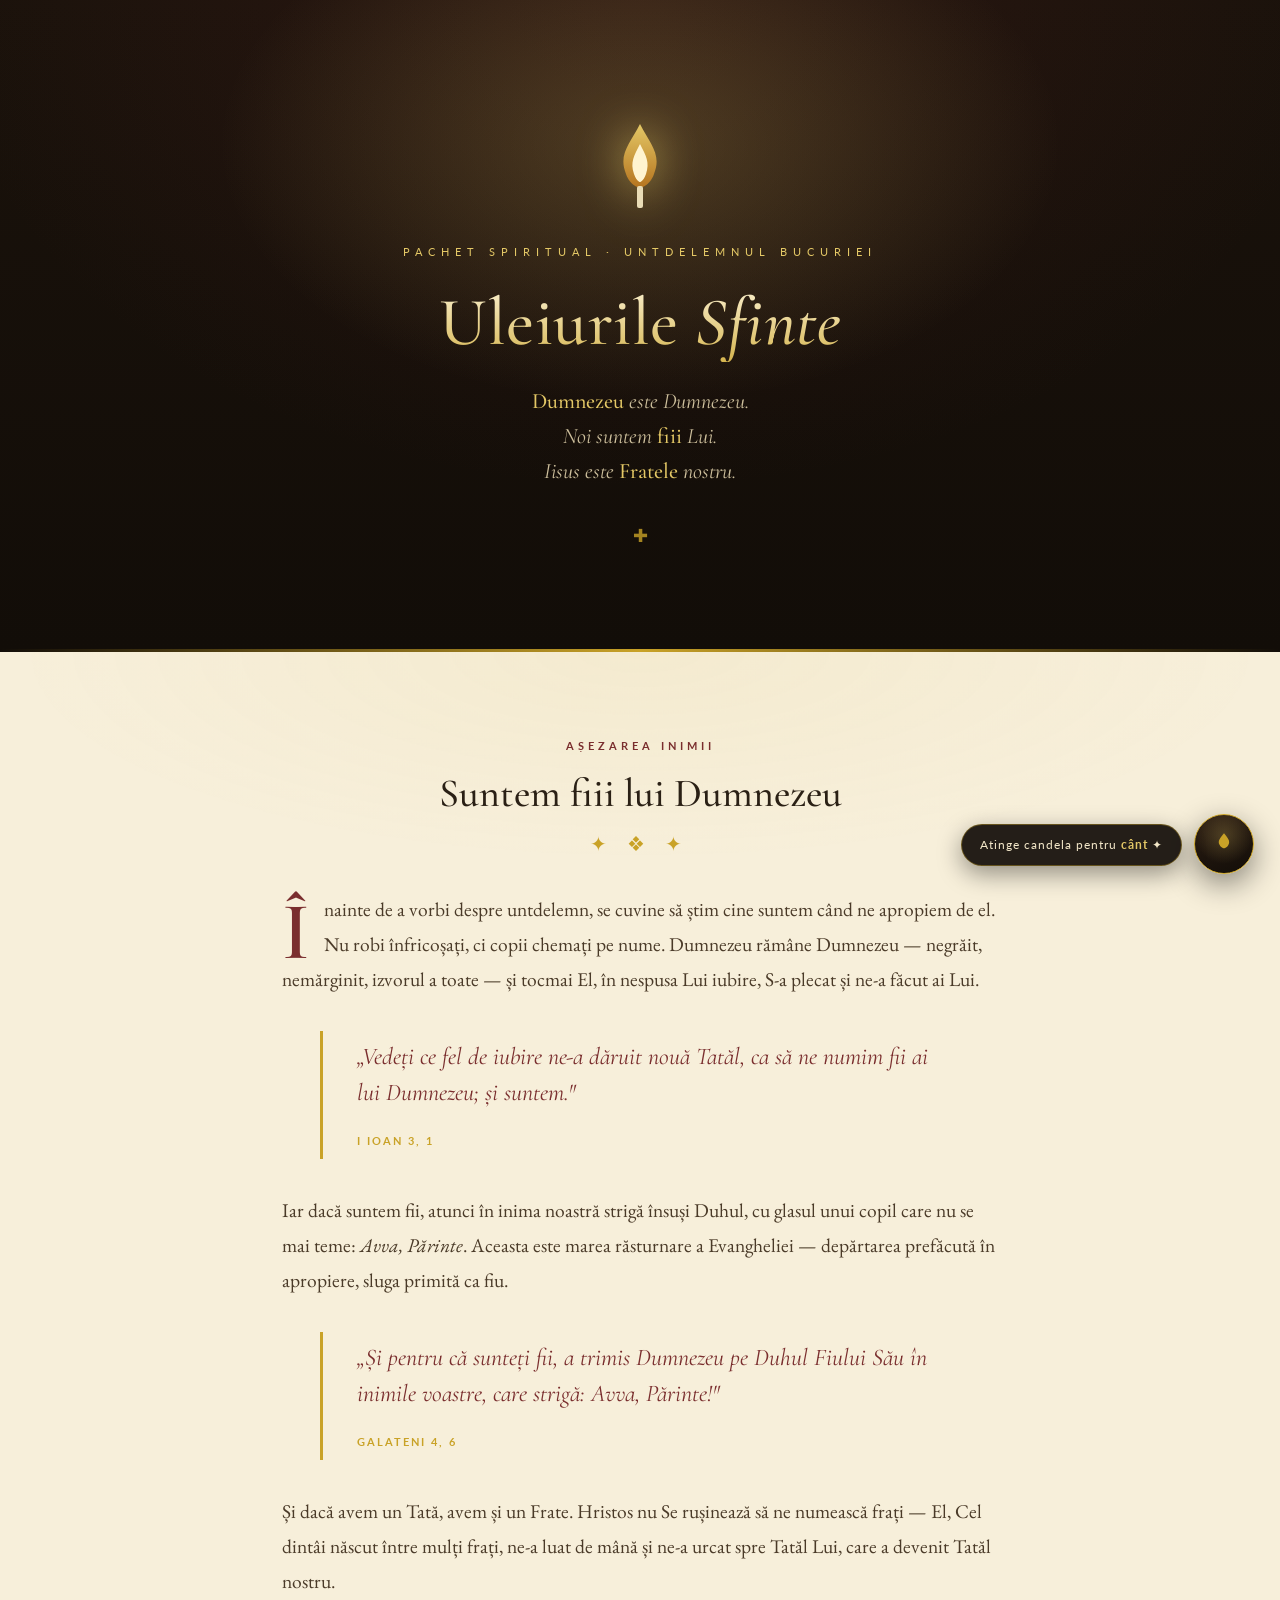
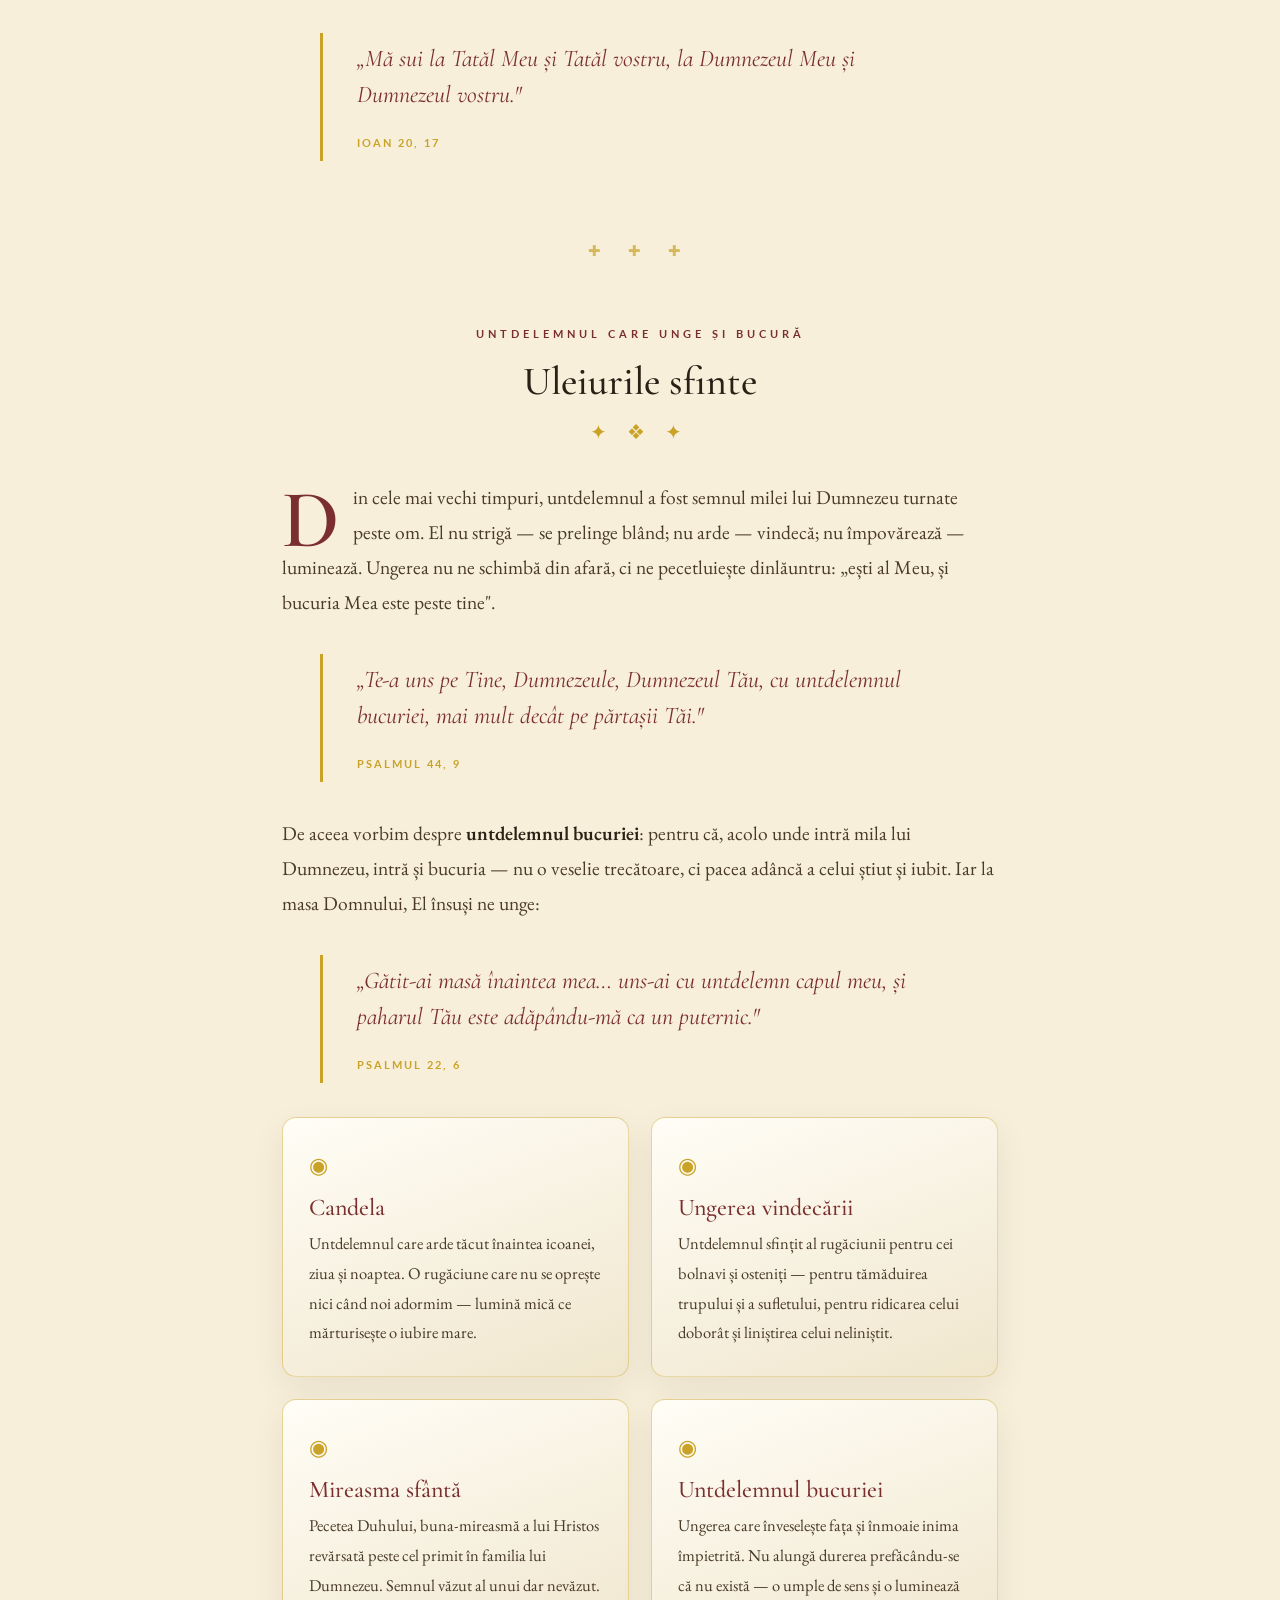
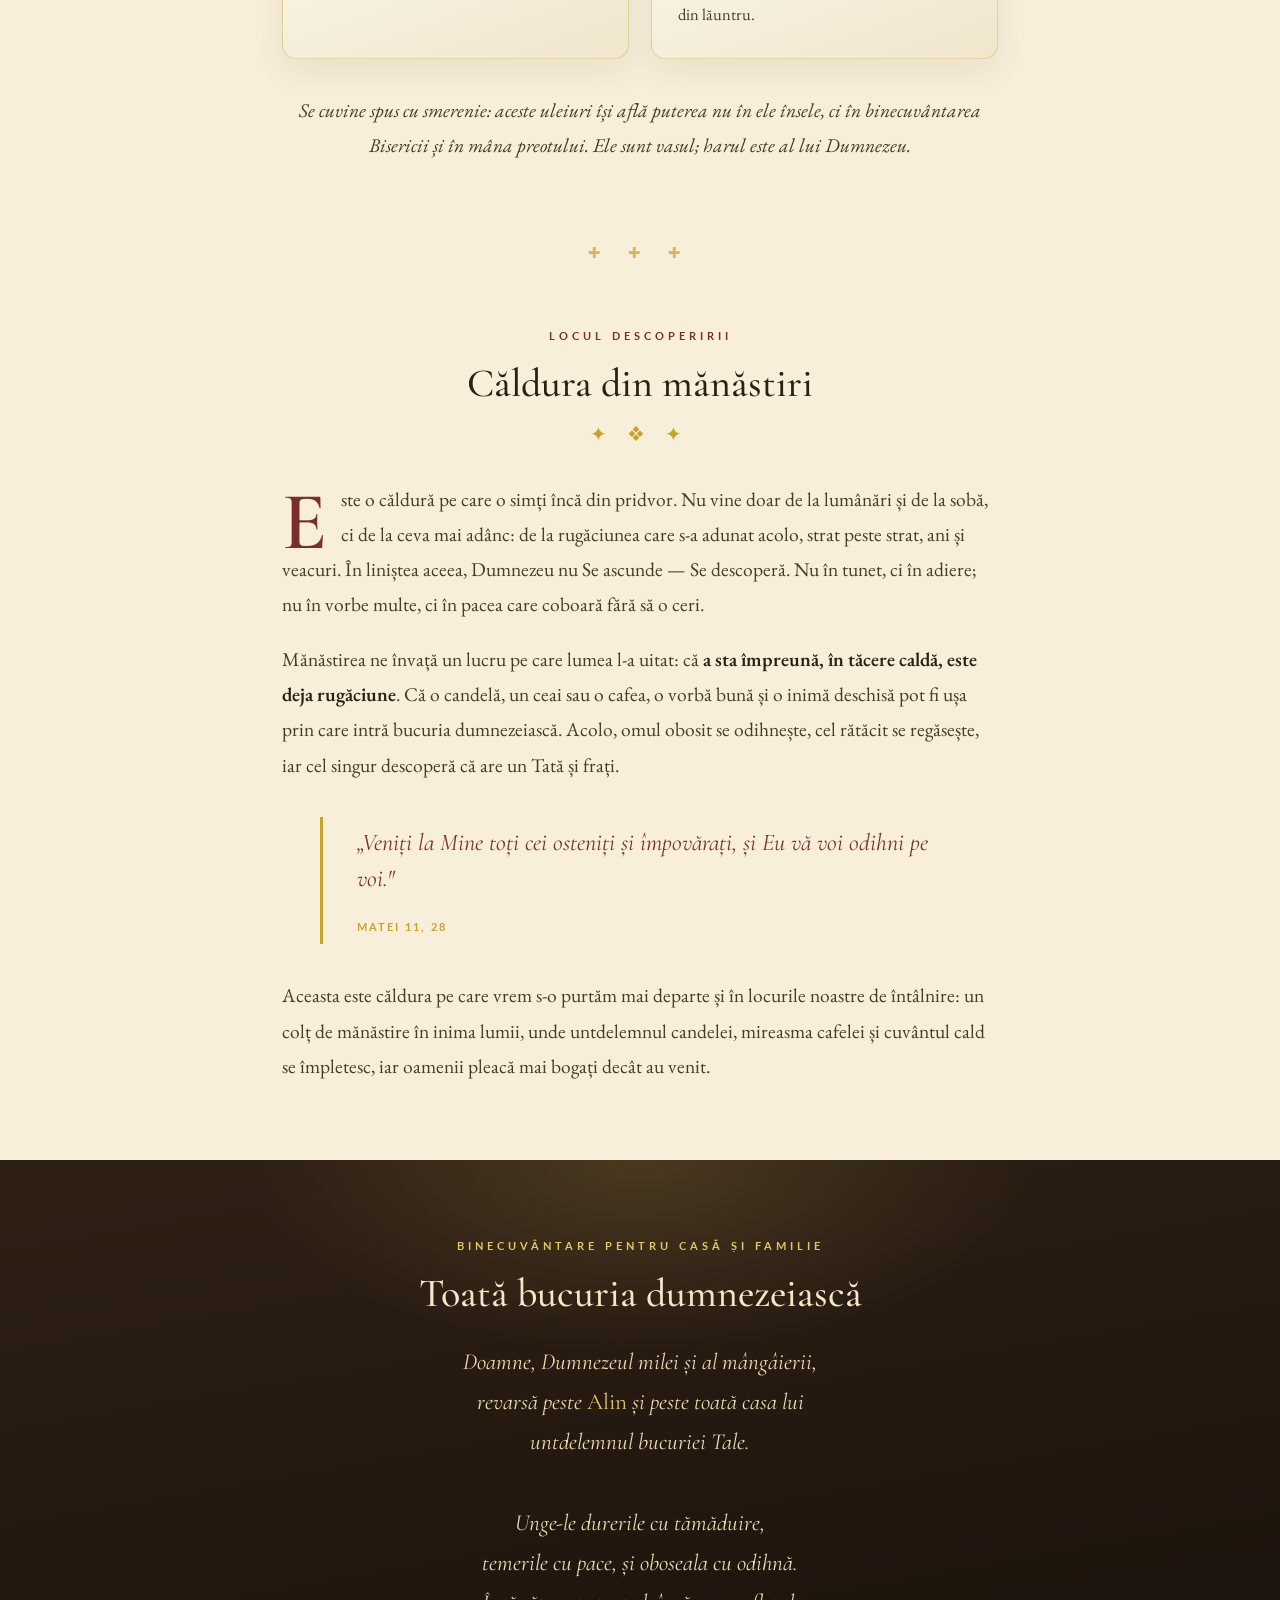
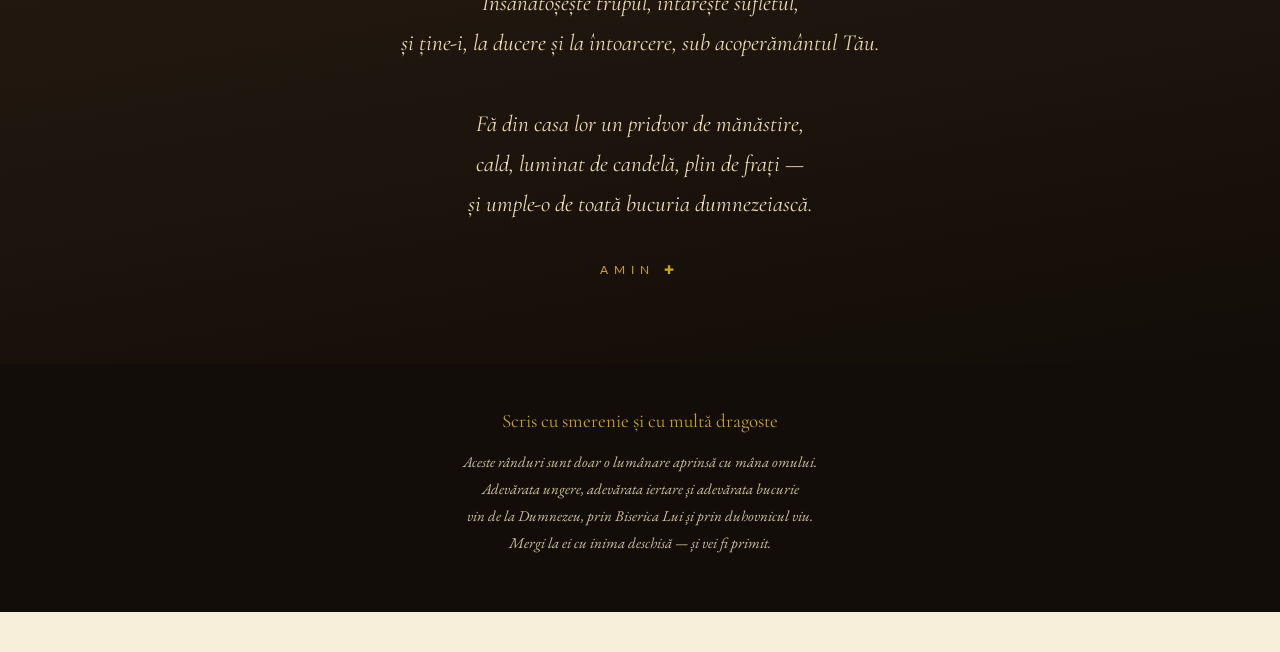
<file: spiritual/index.html>
<!DOCTYPE html>
<html lang="ro">
<head>
  <meta charset="UTF-8" />
  <meta name="viewport" content="width=device-width, initial-scale=1.0" />
  <title>Untdelemnul Bucuriei — uleiurile sfinte și căldura mănăstirilor</title>
  <meta name="description" content="Un pachet spiritual: despre uleiurile sfinte care ne ung și ne bucură, despre înfierea noastră ca fii ai lui Dumnezeu și despre căldura mănăstirilor în care El ni se descoperă." />
  <link rel="preconnect" href="https://fonts.googleapis.com" />
  <link rel="preconnect" href="https://fonts.gstatic.com" crossorigin />
  <link href="https://fonts.googleapis.com/css2?family=Cormorant+Garamond:ital,wght@0,400;0,500;0,600;1,400;1,500&family=EB+Garamond:ital,wght@0,400;0,500;1,400&family=Lato:wght@300;400;700&display=swap" rel="stylesheet" />
  <style>
    :root {
      --night:    #120d08;
      --ember:    #241811;
      --ember-2:  #2f2015;
      --cream:    #F3E7C8;
      --cream-dim:#cdbf9c;
      --gold:     #C9A227;
      --gold-lt:  #E4C866;
      --wine:     #7A2E2E;
      --parch:    #F7EFDA;
      --ink:      #2A2015;
      --ink-mid:  #4a3a28;
      --font-display: 'Cormorant Garamond', serif;
      --font-body: 'EB Garamond', serif;
      --font-sans: 'Lato', sans-serif;
      --transition: 0.3s ease;
    }
    *, *::before, *::after { box-sizing: border-box; margin: 0; padding: 0; }
    html { scroll-behavior: smooth; }
    body {
      font-family: var(--font-body);
      background: var(--night);
      color: var(--ink);
      line-height: 1.8;
      -webkit-font-smoothing: antialiased;
    }
    h1,h2,h3,h4 { font-family: var(--font-display); font-weight: 500; line-height: 1.15; }
    .wrap { max-width: 780px; margin: 0 auto; }

    /* ── HERO ── */
    .hero {
      position: relative; text-align: center; color: var(--cream);
      padding: 120px 28px 100px;
      background:
        radial-gradient(680px 420px at 50% 22%, rgba(228,200,102,0.22), transparent 62%),
        radial-gradient(1000px 700px at 50% 0%, rgba(122,46,46,0.18), transparent 70%),
        linear-gradient(180deg, #1a120b 0%, var(--night) 100%);
      overflow: hidden;
    }
    .hero::after {
      content: ""; position: absolute; left: 0; right: 0; bottom: 0; height: 3px;
      background: linear-gradient(90deg, transparent, var(--gold), transparent);
    }
    .flame { margin: 0 auto 30px; width: 60px; height: 92px; position: relative; }
    .flame svg { display: block; filter: drop-shadow(0 0 22px rgba(228,200,102,0.65)); }
    .flame-glow { animation: flicker 3.2s ease-in-out infinite; transform-origin: 50% 100%; }
    @keyframes flicker {
      0%,100% { opacity: 1; transform: scaleY(1) scaleX(1); }
      45%     { opacity: 0.86; transform: scaleY(1.06) scaleX(0.96); }
      70%     { opacity: 0.95; transform: scaleY(0.97) scaleX(1.03); }
    }
    .hero-eyebrow {
      font-family: var(--font-sans); font-size: 11px; letter-spacing: 6px;
      text-transform: uppercase; color: var(--gold-lt); margin-bottom: 22px;
    }
    .hero h1 {
      font-size: 68px; font-weight: 500; letter-spacing: 0.5px;
      background: linear-gradient(180deg, #fbf1d2, var(--gold) 130%);
      -webkit-background-clip: text; background-clip: text; color: transparent;
    }
    .hero h1 em { font-style: italic; }
    .creed {
      font-family: var(--font-display); font-style: italic; font-size: 22px;
      color: var(--cream-dim); margin-top: 22px; line-height: 1.6;
    }
    .creed b { color: var(--gold-lt); font-style: normal; font-weight: 500; }
    .hero-cross { color: var(--gold); font-size: 18px; margin-top: 30px; opacity: 0.8; }

    /* ── PARCHMENT BODY ── */
    .scroll {
      background:
        radial-gradient(900px 300px at 50% 0, rgba(201,162,39,0.06), transparent 70%),
        var(--parch);
      padding: 84px 0 40px;
    }
    .section { padding: 0 32px; margin-bottom: 76px; }
    .kicker {
      font-family: var(--font-sans); font-size: 11px; letter-spacing: 4px;
      text-transform: uppercase; color: var(--wine); font-weight: 700;
      text-align: center; margin-bottom: 14px;
    }
    .section h2 {
      font-size: 40px; color: var(--ink); text-align: center; margin-bottom: 10px;
    }
    .ornament {
      text-align: center; color: var(--gold); font-size: 20px; margin: 8px 0 30px;
      letter-spacing: 8px;
    }
    .section p { font-size: 19.5px; color: var(--ink-mid); margin-bottom: 20px; }
    .lead:first-letter {
      float: left; font-family: var(--font-display); font-weight: 600;
      font-size: 82px; line-height: 0.7; color: var(--wine);
      margin: 12px 14px 0 0;
    }
    .section strong { color: var(--ink); font-weight: 600; }

    .scripture {
      position: relative; margin: 34px auto; max-width: 640px;
      padding: 8px 8px 8px 34px; border-left: 3px solid var(--gold);
    }
    .scripture .verse {
      font-family: var(--font-display); font-style: italic; font-size: 24px;
      color: var(--wine); line-height: 1.5;
    }
    .scripture .ref {
      display: block; font-family: var(--font-sans); font-size: 11px;
      letter-spacing: 2px; text-transform: uppercase; color: var(--gold);
      margin-top: 12px; font-weight: 700;
    }

    .divider { text-align: center; margin: 60px 0; color: var(--gold); font-size: 15px; letter-spacing: 12px; opacity: 0.7; }

    /* ── OILS ── */
    .oils { display: grid; grid-template-columns: 1fr 1fr; gap: 22px; margin-top: 34px; }
    .oil {
      background: linear-gradient(160deg, #fffdf6, #f0e6cd);
      border: 1px solid rgba(201,162,39,0.4); border-radius: 14px;
      padding: 28px 26px; box-shadow: 0 12px 34px rgba(42,32,21,0.07);
      transition: var(--transition);
    }
    .oil:hover { transform: translateY(-4px); box-shadow: 0 20px 44px rgba(42,32,21,0.14); border-color: var(--gold); }
    .oil .drop { color: var(--gold); font-size: 22px; }
    .oil h3 { font-size: 24px; color: var(--wine); margin: 8px 0 8px; }
    .oil p { font-size: 16.5px; margin-bottom: 0; color: var(--ink-mid); }

    /* ── BLESSING ── */
    .blessing {
      background:
        radial-gradient(600px 300px at 50% 0, rgba(228,200,102,0.16), transparent 65%),
        linear-gradient(170deg, var(--ember-2), var(--night));
      color: var(--cream); padding: 76px 34px 84px; text-align: center;
    }
    .blessing .kicker { color: var(--gold-lt); }
    .blessing h2 { color: var(--cream); font-size: 40px; margin-bottom: 8px; }
    .blessing .prayer {
      font-family: var(--font-display); font-style: italic; font-size: 23px;
      color: #ecdcb4; line-height: 1.75; max-width: 620px; margin: 26px auto 0;
    }
    .blessing .prayer span { color: var(--gold-lt); font-style: normal; }
    .amin { margin-top: 34px; font-family: var(--font-sans); font-size: 12px; letter-spacing: 6px; text-transform: uppercase; color: var(--gold); }

    .colophon {
      background: var(--night); color: var(--cream-dim); text-align: center;
      padding: 40px 28px 56px; font-size: 15px; font-style: italic;
    }
    .colophon .sig { color: var(--gold); font-family: var(--font-display); font-size: 19px; font-style: normal; display: block; margin-bottom: 10px; }

    /* ── SOUND — candela sonoră ── */
    .sound-toggle {
      position: fixed; bottom: 26px; right: 26px; z-index: 120;
      width: 60px; height: 60px; border-radius: 50%;
      background: linear-gradient(160deg, #33231604, #120d08);
      background: radial-gradient(circle at 50% 35%, rgba(228,200,102,0.22), transparent 60%), linear-gradient(160deg, #2f2015, #120d08);
      border: 1.5px solid var(--gold); color: var(--gold);
      display: grid; place-items: center; cursor: pointer;
      box-shadow: 0 10px 30px rgba(0,0,0,0.45); transition: var(--transition);
    }
    .sound-toggle:hover { transform: translateY(-3px); }
    .sound-toggle svg { width: 26px; height: 26px; }
    .sound-toggle .wave { display: none; }
    .sound-toggle.playing .flame-off { display: none; }
    .sound-toggle.playing .wave { display: block; }
    .sound-toggle.playing { animation: halo 3.6s ease-in-out infinite; }
    @keyframes halo {
      0%,100% { box-shadow: 0 0 0 0 rgba(201,162,39,0.4), 0 10px 30px rgba(0,0,0,0.45); }
      50%     { box-shadow: 0 0 0 12px rgba(201,162,39,0), 0 10px 30px rgba(0,0,0,0.45); }
    }
    .sound-hint {
      position: fixed; bottom: 34px; right: 98px; z-index: 120;
      background: rgba(18,13,8,0.92); color: var(--cream);
      border: 1px solid rgba(201,162,39,0.4); border-radius: 30px;
      padding: 9px 18px; font-family: var(--font-sans); font-size: 12px;
      letter-spacing: 1px; white-space: nowrap;
      box-shadow: 0 8px 24px rgba(0,0,0,0.4);
      opacity: 0; transform: translateX(10px); pointer-events: none;
      transition: opacity .6s ease, transform .6s ease;
    }
    .sound-hint.show { opacity: 1; transform: translateX(0); }
    .sound-hint b { color: var(--gold-lt); font-weight: 700; }

    @media (max-width: 760px) {
      .sound-hint { display: none; }
      .hero { padding: 90px 22px 74px; }
      .hero h1 { font-size: 46px; }
      .creed { font-size: 18px; }
      .section h2, .blessing h2 { font-size: 30px; }
      .oils { grid-template-columns: 1fr; }
      .section p { font-size: 18px; }
    }
  </style>
</head>
<body>

  <header class="hero">
    <div class="flame" aria-hidden="true">
      <svg viewBox="0 0 60 92" xmlns="http://www.w3.org/2000/svg">
        <g class="flame-glow">
          <path d="M30 4 C40 24 52 34 44 54 C40 66 30 68 30 68 C30 68 20 66 16 54 C8 34 20 24 30 4 Z"
                fill="url(#g1)"/>
          <path d="M30 24 C36 36 40 42 36 54 C33 62 30 62 30 62 C30 62 27 62 24 54 C20 42 24 36 30 24 Z"
                fill="#fff4d0"/>
        </g>
        <rect x="27" y="66" width="6" height="22" rx="2" fill="#e9dcb6"/>
        <defs>
          <linearGradient id="g1" x1="0" y1="0" x2="0" y2="1">
            <stop offset="0" stop-color="#E4C866"/>
            <stop offset="1" stop-color="#B5741F"/>
          </linearGradient>
        </defs>
      </svg>
    </div>
    <div class="hero-eyebrow">Pachet spiritual · Untdelemnul bucuriei</div>
    <h1>Uleiurile <em>Sfinte</em></h1>
    <p class="creed">
      <b>Dumnezeu</b> este Dumnezeu.<br>
      Noi suntem <b>fiii</b> Lui.<br>
      Iisus este <b>Fratele</b> nostru.
    </p>
    <div class="hero-cross">✚</div>
  </header>

  <main class="scroll">

    <section class="section wrap">
      <div class="kicker">Așezarea inimii</div>
      <h2>Suntem fiii lui Dumnezeu</h2>
      <div class="ornament">✦ ❖ ✦</div>
      <p class="lead">Înainte de a vorbi despre untdelemn, se cuvine să știm cine suntem când ne apropiem de el. Nu robi înfricoșați, ci copii chemați pe nume. Dumnezeu rămâne Dumnezeu — negrăit, nemărginit, izvorul a toate — și tocmai El, în nespusa Lui iubire, S-a plecat și ne-a făcut ai Lui.</p>

      <div class="scripture">
        <p class="verse">„Vedeți ce fel de iubire ne-a dăruit nouă Tatăl, ca să ne numim fii ai lui Dumnezeu; și suntem."</p>
        <span class="ref">I Ioan 3, 1</span>
      </div>

      <p>Iar dacă suntem fii, atunci în inima noastră strigă însuși Duhul, cu glasul unui copil care nu se mai teme: <em>Avva, Părinte</em>. Aceasta este marea răsturnare a Evangheliei — depărtarea prefăcută în apropiere, sluga primită ca fiu.</p>

      <div class="scripture">
        <p class="verse">„Și pentru că sunteți fii, a trimis Dumnezeu pe Duhul Fiului Său în inimile voastre, care strigă: Avva, Părinte!"</p>
        <span class="ref">Galateni 4, 6</span>
      </div>

      <p>Și dacă avem un Tată, avem și un Frate. Hristos nu Se rușinează să ne numească frați — El, Cel dintâi născut între mulți frați, ne-a luat de mână și ne-a urcat spre Tatăl Lui, care a devenit Tatăl nostru.</p>

      <div class="scripture">
        <p class="verse">„Mă sui la Tatăl Meu și Tatăl vostru, la Dumnezeul Meu și Dumnezeul vostru."</p>
        <span class="ref">Ioan 20, 17</span>
      </div>
    </section>

    <div class="divider">✚ ✚ ✚</div>

    <section class="section wrap">
      <div class="kicker">Untdelemnul care unge și bucură</div>
      <h2>Uleiurile sfinte</h2>
      <div class="ornament">✦ ❖ ✦</div>
      <p class="lead">Din cele mai vechi timpuri, untdelemnul a fost semnul milei lui Dumnezeu turnate peste om. El nu strigă — se prelinge blând; nu arde — vindecă; nu împovărează — luminează. Ungerea nu ne schimbă din afară, ci ne pecetluiește dinlăuntru: „ești al Meu, și bucuria Mea este peste tine".</p>

      <div class="scripture">
        <p class="verse">„Te-a uns pe Tine, Dumnezeule, Dumnezeul Tău, cu untdelemnul bucuriei, mai mult decât pe părtașii Tăi."</p>
        <span class="ref">Psalmul 44, 9</span>
      </div>

      <p>De aceea vorbim despre <strong>untdelemnul bucuriei</strong>: pentru că, acolo unde intră mila lui Dumnezeu, intră și bucuria — nu o veselie trecătoare, ci pacea adâncă a celui știut și iubit. Iar la masa Domnului, El însuși ne unge:</p>

      <div class="scripture">
        <p class="verse">„Gătit-ai masă înaintea mea… uns-ai cu untdelemn capul meu, și paharul Tău este adăpându-mă ca un puternic."</p>
        <span class="ref">Psalmul 22, 6</span>
      </div>

      <div class="oils">
        <div class="oil">
          <div class="drop">◉</div>
          <h3>Candela</h3>
          <p>Untdelemnul care arde tăcut înaintea icoanei, ziua și noaptea. O rugăciune care nu se oprește nici când noi adormim — lumină mică ce mărturisește o iubire mare.</p>
        </div>
        <div class="oil">
          <div class="drop">◉</div>
          <h3>Ungerea vindecării</h3>
          <p>Untdelemnul sfințit al rugăciunii pentru cei bolnavi și osteniți — pentru tămăduirea trupului și a sufletului, pentru ridicarea celui doborât și liniștirea celui neliniștit.</p>
        </div>
        <div class="oil">
          <div class="drop">◉</div>
          <h3>Mireasma sfântă</h3>
          <p>Pecetea Duhului, buna-mireasmă a lui Hristos revărsată peste cel primit în familia lui Dumnezeu. Semnul văzut al unui dar nevăzut.</p>
        </div>
        <div class="oil">
          <div class="drop">◉</div>
          <h3>Untdelemnul bucuriei</h3>
          <p>Ungerea care înveselește fața și înmoaie inima împietrită. Nu alungă durerea prefăcându-se că nu există — o umple de sens și o luminează din lăuntru.</p>
        </div>
      </div>

      <p style="text-align:center; margin-top:34px; font-style:italic;">Se cuvine spus cu smerenie: aceste uleiuri își află puterea nu în ele însele, ci în binecuvântarea Bisericii și în mâna preotului. Ele sunt vasul; harul este al lui Dumnezeu.</p>
    </section>

    <div class="divider">✚ ✚ ✚</div>

    <section class="section wrap">
      <div class="kicker">Locul descoperirii</div>
      <h2>Căldura din mănăstiri</h2>
      <div class="ornament">✦ ❖ ✦</div>
      <p class="lead">Este o căldură pe care o simți încă din pridvor. Nu vine doar de la lumânări și de la sobă, ci de la ceva mai adânc: de la rugăciunea care s-a adunat acolo, strat peste strat, ani și veacuri. În liniștea aceea, Dumnezeu nu Se ascunde — Se descoperă. Nu în tunet, ci în adiere; nu în vorbe multe, ci în pacea care coboară fără să o ceri.</p>

      <p>Mănăstirea ne învață un lucru pe care lumea l-a uitat: că <strong>a sta împreună, în tăcere caldă, este deja rugăciune</strong>. Că o candelă, un ceai sau o cafea, o vorbă bună și o inimă deschisă pot fi ușa prin care intră bucuria dumnezeiască. Acolo, omul obosit se odihnește, cel rătăcit se regăsește, iar cel singur descoperă că are un Tată și frați.</p>

      <div class="scripture">
        <p class="verse">„Veniți la Mine toți cei osteniți și împovărați, și Eu vă voi odihni pe voi."</p>
        <span class="ref">Matei 11, 28</span>
      </div>

      <p>Aceasta este căldura pe care vrem s-o purtăm mai departe și în locurile noastre de întâlnire: un colț de mănăstire în inima lumii, unde untdelemnul candelei, mireasma cafelei și cuvântul cald se împletesc, iar oamenii pleacă mai bogați decât au venit.</p>
    </section>

    <section class="blessing">
      <div class="kicker">Binecuvântare pentru casă și familie</div>
      <h2>Toată bucuria dumnezeiască</h2>
      <p class="prayer">
        Doamne, Dumnezeul milei și al mângâierii,<br>
        revarsă peste <span>Alin</span> și peste toată casa lui<br>
        untdelemnul bucuriei Tale.<br><br>
        Unge-le durerile cu tămăduire,<br>
        temerile cu pace, și oboseala cu odihnă.<br>
        Însănătoșește trupul, întărește sufletul,<br>
        și ține-i, la ducere și la întoarcere, sub acoperământul Tău.<br><br>
        Fă din casa lor un pridvor de mănăstire,<br>
        cald, luminat de candelă, plin de frați —<br>
        și umple-o de toată bucuria dumnezeiască.
      </p>
      <div class="amin">Amin ✚</div>
    </section>

    <div class="colophon">
      <span class="sig">Scris cu smerenie și cu multă dragoste</span>
      Aceste rânduri sunt doar o lumânare aprinsă cu mâna omului.<br>
      Adevărata ungere, adevărata iertare și adevărata bucurie<br>
      vin de la Dumnezeu, prin Biserica Lui și prin duhovnicul viu.<br>
      Mergi la ei cu inima deschisă — și vei fi primit.
    </div>

  </main>

  <button class="sound-toggle" id="soundToggle" aria-label="Pornește cântul de rugăciune" title="Cânt de rugăciune">
    <svg class="flame-off" viewBox="0 0 24 24" fill="none" xmlns="http://www.w3.org/2000/svg" aria-hidden="true">
      <path d="M12 2c3 4.2 6.4 6.6 4 11-1.3 2.6-4 3-4 3s-2.7-.4-4-3C5.6 8.6 9 6.2 12 2Z" fill="currentColor"/>
    </svg>
    <svg class="wave" viewBox="0 0 24 24" fill="none" stroke="currentColor" stroke-width="1.8" stroke-linecap="round" xmlns="http://www.w3.org/2000/svg" aria-hidden="true">
      <path d="M4 12h2M8 8v8M12 5v14M16 8v8M20 12h0"/>
    </svg>
  </button>
  <div class="sound-hint" id="soundHint">Atinge candela pentru <b>cânt</b> ✦</div>

  <script>
  /* ══════════════════════════════════════════════════════════════
     CÂNT DE RUGĂCIUNE — ison bizantin + note meditative la mouse
     Sintetizat integral în browser (Web Audio API). Fără fișiere.
  ══════════════════════════════════════════════════════════════ */
  (function(){
    const AC = window.AudioContext || window.webkitAudioContext;
    if (!AC) return;
    const btn  = document.getElementById('soundToggle');
    const hint = document.getElementById('soundHint');

    let ctx, master, reverb, droneGain, started = false, playing = false;
    let lastIdx = -1, lastTime = 0;

    // Scară modală frigiană pe RE (D), două octave — sacră și caldă,
    // consonantă cu isonul (RE + cvinta LA).
    const base = 146.83; // D3
    const semis = [0,1,3,5,7,8,10,12,13,15,17,19,20,22];
    const scale = semis.map(s => base * Math.pow(2, s/12));

    function makeReverb(){
      const len = Math.floor(ctx.sampleRate * 3.4);
      const buf = ctx.createBuffer(2, len, ctx.sampleRate);
      for (let ch = 0; ch < 2; ch++){
        const d = buf.getChannelData(ch);
        for (let i = 0; i < len; i++){
          d[i] = (Math.random()*2 - 1) * Math.pow(1 - i/len, 2.6);
        }
      }
      const c = ctx.createConvolver(); c.buffer = buf; return c;
    }

    function init(){
      ctx = new AC();
      master = ctx.createGain(); master.gain.value = 0;
      const lp = ctx.createBiquadFilter(); lp.type = 'lowpass'; lp.frequency.value = 2400;
      master.connect(lp); lp.connect(ctx.destination);

      // reverb ca "send" din master — spațiu de catedrală
      reverb = makeReverb();
      const revGain = ctx.createGain(); revGain.gain.value = 0.55;
      master.connect(reverb); reverb.connect(revGain); revGain.connect(ctx.destination);

      // ISON — bourdonul sustinut al cântării bizantine
      droneGain = ctx.createGain(); droneGain.gain.value = 0;
      const voices = [ [base/2, 0.5], [base, 0.34], [base*1.5, 0.16] ]; // RE2, RE3, LA3
      voices.forEach(([f, g]) => {
        const o = ctx.createOscillator(); o.type = 'sine'; o.frequency.value = f;
        const vg = ctx.createGain(); vg.gain.value = g;
        o.connect(vg); vg.connect(droneGain); o.start();
      });
      droneGain.connect(master);
      // respirația isonului
      const lfo = ctx.createOscillator(); lfo.frequency.value = 0.07;
      const lfoG = ctx.createGain(); lfoG.gain.value = 0.05;
      lfo.connect(lfoG); lfoG.connect(droneGain.gain); lfo.start();

      started = true;
    }

    function note(freq, pan, vel){
      const now = ctx.currentTime;
      const o  = ctx.createOscillator(); o.type  = 'triangle'; o.frequency.value = freq;
      const o2 = ctx.createOscillator(); o2.type = 'sine';     o2.frequency.value = freq * 2.003;
      const g  = ctx.createGain(); g.gain.value = 0;
      const g2 = ctx.createGain(); g2.gain.value = 0;
      const flt = ctx.createBiquadFilter(); flt.type = 'lowpass'; flt.frequency.value = 1900;
      const p = ctx.createStereoPanner(); p.pan.value = Math.max(-1, Math.min(1, pan || 0));
      o.connect(g); o2.connect(g2); g.connect(flt); g2.connect(flt); flt.connect(p); p.connect(master);

      const v = vel || 0.5;
      g.gain.setValueAtTime(0, now);
      g.gain.linearRampToValueAtTime(0.18 * v, now + 0.05);
      g.gain.exponentialRampToValueAtTime(0.0008, now + 2.6);
      g2.gain.setValueAtTime(0, now);
      g2.gain.linearRampToValueAtTime(0.05 * v, now + 0.06);
      g2.gain.exponentialRampToValueAtTime(0.0006, now + 1.9);
      o.start(now); o2.start(now);
      o.stop(now + 2.8); o2.stop(now + 2.1);
    }

    function start(){
      if (!started) init();
      if (ctx.state === 'suspended') ctx.resume();
      playing = true;
      master.gain.cancelScheduledValues(ctx.currentTime);
      master.gain.linearRampToValueAtTime(0.55, ctx.currentTime + 1.4);
      droneGain.gain.linearRampToValueAtTime(0.16, ctx.currentTime + 2.6);
      btn.classList.add('playing');
      btn.setAttribute('aria-label', 'Oprește cântul de rugăciune');
    }
    function stop(){
      playing = false;
      master.gain.cancelScheduledValues(ctx.currentTime);
      master.gain.linearRampToValueAtTime(0, ctx.currentTime + 0.9);
      droneGain.gain.linearRampToValueAtTime(0, ctx.currentTime + 0.9);
      btn.classList.remove('playing');
      btn.setAttribute('aria-label', 'Pornește cântul de rugăciune');
    }

    btn.addEventListener('click', () => {
      hint.classList.remove('show');
      playing ? stop() : start();
    });

    // Notele urmează mișcarea mouse-ului peste texte
    const TEXT_SEL = 'p, h1, h2, h3, .verse, .creed, .prayer, li, .kicker, .oil';
    window.addEventListener('mousemove', (e) => {
      if (!playing) return;
      const el = e.target.closest && e.target.closest(TEXT_SEL);
      if (!el) return;
      const now = performance.now();
      const yFrac = 1 - (e.clientY / window.innerHeight);   // sus = mai înalt
      let idx = Math.round(yFrac * (scale.length - 1));
      idx = Math.max(0, Math.min(scale.length - 1, idx));
      // meditativ: notă nouă la schimbarea liniei, altfel pauză mai lungă
      const gap = now - lastTime;
      if (idx === lastIdx ? gap < 900 : gap < 150) return;
      lastIdx = idx; lastTime = now;
      const pan = (e.clientX / window.innerWidth) * 2 - 1;
      note(scale[idx], pan * 0.6, 0.55);
    });

    // invitația apare blând, apoi se retrage
    setTimeout(() => hint.classList.add('show'), 1400);
    setTimeout(() => { if (!playing) hint.classList.remove('show'); }, 8000);
  })();
  </script>
</body>
</html>
</file>
<file: app/assets/index-Cl8MtIuD.css>
*,:before,:after{--tw-border-spacing-x: 0;--tw-border-spacing-y: 0;--tw-translate-x: 0;--tw-translate-y: 0;--tw-rotate: 0;--tw-skew-x: 0;--tw-skew-y: 0;--tw-scale-x: 1;--tw-scale-y: 1;--tw-pan-x: ;--tw-pan-y: ;--tw-pinch-zoom: ;--tw-scroll-snap-strictness: proximity;--tw-gradient-from-position: ;--tw-gradient-via-position: ;--tw-gradient-to-position: ;--tw-ordinal: ;--tw-slashed-zero: ;--tw-numeric-figure: ;--tw-numeric-spacing: ;--tw-numeric-fraction: ;--tw-ring-inset: ;--tw-ring-offset-width: 0px;--tw-ring-offset-color: #fff;--tw-ring-color: rgb(59 130 246 / .5);--tw-ring-offset-shadow: 0 0 #0000;--tw-ring-shadow: 0 0 #0000;--tw-shadow: 0 0 #0000;--tw-shadow-colored: 0 0 #0000;--tw-blur: ;--tw-brightness: ;--tw-contrast: ;--tw-grayscale: ;--tw-hue-rotate: ;--tw-invert: ;--tw-saturate: ;--tw-sepia: ;--tw-drop-shadow: ;--tw-backdrop-blur: ;--tw-backdrop-brightness: ;--tw-backdrop-contrast: ;--tw-backdrop-grayscale: ;--tw-backdrop-hue-rotate: ;--tw-backdrop-invert: ;--tw-backdrop-opacity: ;--tw-backdrop-saturate: ;--tw-backdrop-sepia: ;--tw-contain-size: ;--tw-contain-layout: ;--tw-contain-paint: ;--tw-contain-style: }::backdrop{--tw-border-spacing-x: 0;--tw-border-spacing-y: 0;--tw-translate-x: 0;--tw-translate-y: 0;--tw-rotate: 0;--tw-skew-x: 0;--tw-skew-y: 0;--tw-scale-x: 1;--tw-scale-y: 1;--tw-pan-x: ;--tw-pan-y: ;--tw-pinch-zoom: ;--tw-scroll-snap-strictness: proximity;--tw-gradient-from-position: ;--tw-gradient-via-position: ;--tw-gradient-to-position: ;--tw-ordinal: ;--tw-slashed-zero: ;--tw-numeric-figure: ;--tw-numeric-spacing: ;--tw-numeric-fraction: ;--tw-ring-inset: ;--tw-ring-offset-width: 0px;--tw-ring-offset-color: #fff;--tw-ring-color: rgb(59 130 246 / .5);--tw-ring-offset-shadow: 0 0 #0000;--tw-ring-shadow: 0 0 #0000;--tw-shadow: 0 0 #0000;--tw-shadow-colored: 0 0 #0000;--tw-blur: ;--tw-brightness: ;--tw-contrast: ;--tw-grayscale: ;--tw-hue-rotate: ;--tw-invert: ;--tw-saturate: ;--tw-sepia: ;--tw-drop-shadow: ;--tw-backdrop-blur: ;--tw-backdrop-brightness: ;--tw-backdrop-contrast: ;--tw-backdrop-grayscale: ;--tw-backdrop-hue-rotate: ;--tw-backdrop-invert: ;--tw-backdrop-opacity: ;--tw-backdrop-saturate: ;--tw-backdrop-sepia: ;--tw-contain-size: ;--tw-contain-layout: ;--tw-contain-paint: ;--tw-contain-style: }*,:before,:after{box-sizing:border-box;border-width:0;border-style:solid;border-color:#e5e7eb}:before,:after{--tw-content: ""}html,:host{line-height:1.5;-webkit-text-size-adjust:100%;-moz-tab-size:4;-o-tab-size:4;tab-size:4;font-family:Figtree,system-ui,sans-serif;font-feature-settings:normal;font-variation-settings:normal;-webkit-tap-highlight-color:transparent}body{margin:0;line-height:inherit}hr{height:0;color:inherit;border-top-width:1px}abbr:where([title]){-webkit-text-decoration:underline dotted;text-decoration:underline dotted}h1,h2,h3,h4,h5,h6{font-size:inherit;font-weight:inherit}a{color:inherit;text-decoration:inherit}b,strong{font-weight:bolder}code,kbd,samp,pre{font-family:ui-monospace,SFMono-Regular,Menlo,Monaco,Consolas,Liberation Mono,Courier New,monospace;font-feature-settings:normal;font-variation-settings:normal;font-size:1em}small{font-size:80%}sub,sup{font-size:75%;line-height:0;position:relative;vertical-align:baseline}sub{bottom:-.25em}sup{top:-.5em}table{text-indent:0;border-color:inherit;border-collapse:collapse}button,input,optgroup,select,textarea{font-family:inherit;font-feature-settings:inherit;font-variation-settings:inherit;font-size:100%;font-weight:inherit;line-height:inherit;letter-spacing:inherit;color:inherit;margin:0;padding:0}button,select{text-transform:none}button,input:where([type=button]),input:where([type=reset]),input:where([type=submit]){-webkit-appearance:button;background-color:transparent;background-image:none}:-moz-focusring{outline:auto}:-moz-ui-invalid{box-shadow:none}progress{vertical-align:baseline}::-webkit-inner-spin-button,::-webkit-outer-spin-button{height:auto}[type=search]{-webkit-appearance:textfield;outline-offset:-2px}::-webkit-search-decoration{-webkit-appearance:none}::-webkit-file-upload-button{-webkit-appearance:button;font:inherit}summary{display:list-item}blockquote,dl,dd,h1,h2,h3,h4,h5,h6,hr,figure,p,pre{margin:0}fieldset{margin:0;padding:0}legend{padding:0}ol,ul,menu{list-style:none;margin:0;padding:0}dialog{padding:0}textarea{resize:vertical}input::-moz-placeholder,textarea::-moz-placeholder{opacity:1;color:#9ca3af}input::placeholder,textarea::placeholder{opacity:1;color:#9ca3af}button,[role=button]{cursor:pointer}:disabled{cursor:default}img,svg,video,canvas,audio,iframe,embed,object{display:block;vertical-align:middle}img,video{max-width:100%;height:auto}[hidden]:where(:not([hidden=until-found])){display:none}html{scroll-behavior:smooth}body{margin:0;background-color:#fff8ef;color:#27221f;font-family:Figtree,system-ui,sans-serif;-webkit-font-smoothing:antialiased;background-image:radial-gradient(52% 40% at 12% 0%,rgba(255,181,36,.16),transparent 70%),radial-gradient(48% 38% at 95% 6%,rgba(43,181,160,.13),transparent 70%),radial-gradient(50% 42% at 50% 108%,rgba(124,111,240,.12),transparent 70%);background-attachment:fixed;min-height:100svh}h1,h2,h3{font-family:"Baloo 2",system-ui,sans-serif}:focus-visible{outline:3px solid #7C6FF0;outline-offset:2px;border-radius:10px}::-moz-selection{background:#ffb52459}::selection{background:#ffb52459}.btn-big{display:inline-flex;width:100%;align-items:center;justify-content:center;gap:.5rem;border-radius:1rem;padding:1rem 1.5rem;font-family:"Baloo 2",system-ui,sans-serif;font-size:1.125rem;line-height:1.75rem;font-weight:700;--tw-text-opacity: 1;color:rgb(255 255 255 / var(--tw-text-opacity, 1));--tw-shadow: 0 8px 24px -8px rgba(255, 107, 74, .35);--tw-shadow-colored: 0 8px 24px -8px var(--tw-shadow-color);box-shadow:var(--tw-ring-offset-shadow, 0 0 #0000),var(--tw-ring-shadow, 0 0 #0000),var(--tw-shadow);transition-property:transform;transition-timing-function:cubic-bezier(.4,0,.2,1);transition-duration:.2s}.btn-big:active{--tw-scale-x: .97;--tw-scale-y: .97;transform:translate(var(--tw-translate-x),var(--tw-translate-y)) rotate(var(--tw-rotate)) skew(var(--tw-skew-x)) skewY(var(--tw-skew-y)) scaleX(var(--tw-scale-x)) scaleY(var(--tw-scale-y))}.btn-soft{display:inline-flex;align-items:center;justify-content:center;gap:.5rem;border-radius:1rem;border-width:2px;border-color:#27221f1a;--tw-bg-opacity: 1;background-color:rgb(255 255 255 / var(--tw-bg-opacity, 1));padding:.75rem 1.25rem;font-family:"Baloo 2",system-ui,sans-serif;font-size:1rem;line-height:1.5rem;font-weight:700;--tw-text-opacity: 1;color:rgb(39 34 31 / var(--tw-text-opacity, 1));transition-property:all;transition-timing-function:cubic-bezier(.4,0,.2,1);transition-duration:.2s}.btn-soft:hover{border-color:#27221f40}.btn-soft:active{--tw-scale-x: .97;--tw-scale-y: .97;transform:translate(var(--tw-translate-x),var(--tw-translate-y)) rotate(var(--tw-rotate)) skew(var(--tw-skew-x)) skewY(var(--tw-skew-y)) scaleX(var(--tw-scale-x)) scaleY(var(--tw-scale-y))}.chip{display:inline-flex;align-items:center;gap:.375rem;border-radius:9999px;padding:.25rem .75rem;font-family:Figtree,system-ui,sans-serif;font-size:.75rem;line-height:1rem;font-weight:600}.card{border-radius:1.5rem;--tw-bg-opacity: 1;background-color:rgb(255 255 255 / var(--tw-bg-opacity, 1));padding:1.25rem;--tw-shadow: 0 6px 24px -10px rgba(39, 34, 31, .18);--tw-shadow-colored: 0 6px 24px -10px var(--tw-shadow-color);box-shadow:var(--tw-ring-offset-shadow, 0 0 #0000),var(--tw-ring-shadow, 0 0 #0000),var(--tw-shadow);--tw-shadow-color: #FFFFFF;--tw-shadow: var(--tw-shadow-colored)}.sr-only{position:absolute;width:1px;height:1px;padding:0;margin:-1px;overflow:hidden;clip:rect(0,0,0,0);white-space:nowrap;border-width:0}.fixed{position:fixed}.absolute{position:absolute}.relative{position:relative}.inset-x-0{left:0;right:0}.bottom-0{bottom:0}.left-1{left:.25rem}.left-7{left:1.75rem}.top-1{top:.25rem}.z-40{z-index:40}.mx-auto{margin-left:auto;margin-right:auto}.mb-1{margin-bottom:.25rem}.mb-3{margin-bottom:.75rem}.mb-5{margin-bottom:1.25rem}.mt-1{margin-top:.25rem}.mt-2{margin-top:.5rem}.block{display:block}.flex{display:flex}.grid{display:grid}.aspect-square{aspect-ratio:1 / 1}.h-12{height:3rem}.h-2{height:.5rem}.h-3{height:.75rem}.h-40{height:10rem}.h-56{height:14rem}.h-6{height:1.5rem}.h-8{height:2rem}.h-full{height:100%}.min-h-svh{min-height:100svh}.w-12{width:3rem}.w-14{width:3.5rem}.w-40{width:10rem}.w-56{width:14rem}.w-6{width:1.5rem}.w-auto{width:auto}.w-full{width:100%}.min-w-0{min-width:0px}.min-w-\[72px\]{min-width:72px}.max-w-\[10rem\]{max-width:10rem}.max-w-\[15rem\]{max-width:15rem}.max-w-md{max-width:28rem}.max-w-xs{max-width:20rem}.flex-1{flex:1 1 0%}.shrink-0{flex-shrink:0}@keyframes floaty{0%,to{transform:translateY(0)}50%{transform:translateY(-7px)}}.animate-floaty{animation:floaty 6s ease-in-out infinite}@keyframes pop{0%{transform:scale(.92);opacity:0}60%{transform:scale(1.03)}to{transform:scale(1);opacity:1}}.animate-pop{animation:pop .4s cubic-bezier(.34,1.56,.64,1) both}.resize-none{resize:none}.grid-cols-2{grid-template-columns:repeat(2,minmax(0,1fr))}.grid-cols-3{grid-template-columns:repeat(3,minmax(0,1fr))}.grid-cols-4{grid-template-columns:repeat(4,minmax(0,1fr))}.flex-col{flex-direction:column}.items-end{align-items:flex-end}.items-center{align-items:center}.items-stretch{align-items:stretch}.justify-center{justify-content:center}.justify-between{justify-content:space-between}.justify-around{justify-content:space-around}.gap-0\.5{gap:.125rem}.gap-1{gap:.25rem}.gap-1\.5{gap:.375rem}.gap-2{gap:.5rem}.gap-2\.5{gap:.625rem}.gap-3{gap:.75rem}.gap-4{gap:1rem}.gap-6{gap:1.5rem}.space-y-2>:not([hidden])~:not([hidden]){--tw-space-y-reverse: 0;margin-top:calc(.5rem * calc(1 - var(--tw-space-y-reverse)));margin-bottom:calc(.5rem * var(--tw-space-y-reverse))}.space-y-3>:not([hidden])~:not([hidden]){--tw-space-y-reverse: 0;margin-top:calc(.75rem * calc(1 - var(--tw-space-y-reverse)));margin-bottom:calc(.75rem * var(--tw-space-y-reverse))}.space-y-4>:not([hidden])~:not([hidden]){--tw-space-y-reverse: 0;margin-top:calc(1rem * calc(1 - var(--tw-space-y-reverse)));margin-bottom:calc(1rem * var(--tw-space-y-reverse))}.space-y-5>:not([hidden])~:not([hidden]){--tw-space-y-reverse: 0;margin-top:calc(1.25rem * calc(1 - var(--tw-space-y-reverse)));margin-bottom:calc(1.25rem * var(--tw-space-y-reverse))}.overflow-hidden{overflow:hidden}.rounded-2xl{border-radius:1rem}.rounded-full{border-radius:9999px}.rounded-xl{border-radius:.75rem}.border{border-width:1px}.border-2{border-width:2px}.border-t{border-top-width:1px}.border-coral{--tw-border-opacity: 1;border-color:rgb(255 107 74 / var(--tw-border-opacity, 1))}.border-coral\/30{border-color:#ff6b4a4d}.border-ink\/10{border-color:#27221f1a}.border-teal{--tw-border-opacity: 1;border-color:rgb(43 181 160 / var(--tw-border-opacity, 1))}.border-transparent{border-color:transparent}.border-violet\/25{border-color:#7c6ff040}.border-violet\/30{border-color:#7c6ff04d}.border-violet\/40{border-color:#7c6ff066}.bg-coral{--tw-bg-opacity: 1;background-color:rgb(255 107 74 / var(--tw-bg-opacity, 1))}.bg-coral\/15{background-color:#ff6b4a26}.bg-cream{--tw-bg-opacity: 1;background-color:rgb(255 248 239 / var(--tw-bg-opacity, 1))}.bg-ink\/10{background-color:#27221f1a}.bg-ink\/15{background-color:#27221f26}.bg-ink\/5{background-color:#27221f0d}.bg-leaf{--tw-bg-opacity: 1;background-color:rgb(125 200 85 / var(--tw-bg-opacity, 1))}.bg-sunshine\/20{background-color:#ffb52433}.bg-sunshine\/25{background-color:#ffb52440}.bg-teal{--tw-bg-opacity: 1;background-color:rgb(43 181 160 / var(--tw-bg-opacity, 1))}.bg-teal\/15{background-color:#2bb5a026}.bg-transparent{background-color:transparent}.bg-violet{--tw-bg-opacity: 1;background-color:rgb(124 111 240 / var(--tw-bg-opacity, 1))}.bg-violet\/10{background-color:#7c6ff01a}.bg-violet\/15{background-color:#7c6ff026}.bg-white{--tw-bg-opacity: 1;background-color:rgb(255 255 255 / var(--tw-bg-opacity, 1))}.bg-white\/90{background-color:#ffffffe6}.bg-gradient-to-br{background-image:linear-gradient(to bottom right,var(--tw-gradient-stops))}.from-violet{--tw-gradient-from: #7C6FF0 var(--tw-gradient-from-position);--tw-gradient-to: rgb(124 111 240 / 0) var(--tw-gradient-to-position);--tw-gradient-stops: var(--tw-gradient-from), var(--tw-gradient-to)}.to-pink{--tw-gradient-to: #F25CA2 var(--tw-gradient-to-position)}.p-1{padding:.25rem}.p-1\.5{padding:.375rem}.p-3{padding:.75rem}.p-3\.5{padding:.875rem}.p-4{padding:1rem}.px-2{padding-left:.5rem;padding-right:.5rem}.px-3{padding-left:.75rem;padding-right:.75rem}.px-3\.5{padding-left:.875rem;padding-right:.875rem}.px-4{padding-left:1rem;padding-right:1rem}.px-5{padding-left:1.25rem;padding-right:1.25rem}.py-1{padding-top:.25rem;padding-bottom:.25rem}.py-2{padding-top:.5rem;padding-bottom:.5rem}.py-2\.5{padding-top:.625rem;padding-bottom:.625rem}.py-3{padding-top:.75rem;padding-bottom:.75rem}.py-4{padding-top:1rem;padding-bottom:1rem}.pb-28{padding-bottom:7rem}.pt-4{padding-top:1rem}.text-left{text-align:left}.text-center{text-align:center}.font-display{font-family:"Baloo 2",system-ui,sans-serif}.font-sans{font-family:Figtree,system-ui,sans-serif}.text-2xl{font-size:1.5rem;line-height:2rem}.text-3xl{font-size:1.875rem;line-height:2.25rem}.text-4xl{font-size:2.25rem;line-height:2.5rem}.text-5xl{font-size:3rem;line-height:1}.text-6xl{font-size:3.75rem;line-height:1}.text-\[10px\]{font-size:10px}.text-\[11px\]{font-size:11px}.text-\[13px\]{font-size:13px}.text-\[15px\]{font-size:15px}.text-base{font-size:1rem;line-height:1.5rem}.text-lg{font-size:1.125rem;line-height:1.75rem}.text-sm{font-size:.875rem;line-height:1.25rem}.text-xl{font-size:1.25rem;line-height:1.75rem}.text-xs{font-size:.75rem;line-height:1rem}.font-bold{font-weight:700}.font-extrabold{font-weight:800}.font-semibold{font-weight:600}.uppercase{text-transform:uppercase}.italic{font-style:italic}.leading-relaxed{line-height:1.625}.leading-snug{line-height:1.375}.leading-tight{line-height:1.25}.tracking-tight{letter-spacing:-.025em}.tracking-wide{letter-spacing:.025em}.tracking-wider{letter-spacing:.05em}.text-coral{--tw-text-opacity: 1;color:rgb(255 107 74 / var(--tw-text-opacity, 1))}.text-ink{--tw-text-opacity: 1;color:rgb(39 34 31 / var(--tw-text-opacity, 1))}.text-ink-soft{--tw-text-opacity: 1;color:rgb(107 95 86 / var(--tw-text-opacity, 1))}.text-ink-soft\/50{color:#6b5f5680}.text-leaf{--tw-text-opacity: 1;color:rgb(125 200 85 / var(--tw-text-opacity, 1))}.text-teal{--tw-text-opacity: 1;color:rgb(43 181 160 / var(--tw-text-opacity, 1))}.text-violet{--tw-text-opacity: 1;color:rgb(124 111 240 / var(--tw-text-opacity, 1))}.text-white{--tw-text-opacity: 1;color:rgb(255 255 255 / var(--tw-text-opacity, 1))}.opacity-45{opacity:.45}.opacity-60{opacity:.6}.opacity-70{opacity:.7}.shadow-card{--tw-shadow: 0 6px 24px -10px rgba(39, 34, 31, .18);--tw-shadow-colored: 0 6px 24px -10px var(--tw-shadow-color);box-shadow:var(--tw-ring-offset-shadow, 0 0 #0000),var(--tw-ring-shadow, 0 0 #0000),var(--tw-shadow);--tw-shadow-color: #FFFFFF;--tw-shadow: var(--tw-shadow-colored)}.outline-none{outline:2px solid transparent;outline-offset:2px}.grayscale{--tw-grayscale: grayscale(100%);filter:var(--tw-blur) var(--tw-brightness) var(--tw-contrast) var(--tw-grayscale) var(--tw-hue-rotate) var(--tw-invert) var(--tw-saturate) var(--tw-sepia) var(--tw-drop-shadow)}.backdrop-blur-md{--tw-backdrop-blur: blur(12px);backdrop-filter:var(--tw-backdrop-blur) var(--tw-backdrop-brightness) var(--tw-backdrop-contrast) var(--tw-backdrop-grayscale) var(--tw-backdrop-hue-rotate) var(--tw-backdrop-invert) var(--tw-backdrop-opacity) var(--tw-backdrop-saturate) var(--tw-backdrop-sepia)}.transition{transition-property:color,background-color,border-color,text-decoration-color,fill,stroke,opacity,box-shadow,transform,filter,backdrop-filter;transition-timing-function:cubic-bezier(.4,0,.2,1);transition-duration:.15s}.transition-all{transition-property:all;transition-timing-function:cubic-bezier(.4,0,.2,1);transition-duration:.15s}.transition-colors{transition-property:color,background-color,border-color,text-decoration-color,fill,stroke;transition-timing-function:cubic-bezier(.4,0,.2,1);transition-duration:.15s}.transition-transform{transition-property:transform;transition-timing-function:cubic-bezier(.4,0,.2,1);transition-duration:.15s}.duration-200{transition-duration:.2s}.duration-300{transition-duration:.3s}:root{--coral: #ff6b4a;--sunshine: #ffb524;--teal: #2bb5a0;--violet: #7c6ff0;--pink: #f25ca2;--leaf: #7dc855;color-scheme:light}@media (prefers-reduced-motion: reduce){html{scroll-behavior:auto}*,*:before,*:after{animation-duration:.001ms!important;animation-iteration-count:1!important;transition-duration:.001ms!important}}.hover\:border-coral\/40:hover{border-color:#ff6b4a66}.hover\:border-ink\/15:hover{border-color:#27221f26}.hover\:border-teal\/40:hover{border-color:#2bb5a066}.focus\:border-ink\/30:focus{border-color:#27221f4d}.focus\:border-teal:focus{--tw-border-opacity: 1;border-color:rgb(43 181 160 / var(--tw-border-opacity, 1))}.focus\:border-violet:focus{--tw-border-opacity: 1;border-color:rgb(124 111 240 / var(--tw-border-opacity, 1))}.focus\:border-violet\/50:focus{border-color:#7c6ff080}.active\:scale-90:active{--tw-scale-x: .9;--tw-scale-y: .9;transform:translate(var(--tw-translate-x),var(--tw-translate-y)) rotate(var(--tw-rotate)) skew(var(--tw-skew-x)) skewY(var(--tw-skew-y)) scaleX(var(--tw-scale-x)) scaleY(var(--tw-scale-y))}.active\:scale-\[0\.97\]:active{--tw-scale-x: .97;--tw-scale-y: .97;transform:translate(var(--tw-translate-x),var(--tw-translate-y)) rotate(var(--tw-rotate)) skew(var(--tw-skew-x)) skewY(var(--tw-skew-y)) scaleX(var(--tw-scale-x)) scaleY(var(--tw-scale-y))}.active\:scale-\[0\.98\]:active{--tw-scale-x: .98;--tw-scale-y: .98;transform:translate(var(--tw-translate-x),var(--tw-translate-y)) rotate(var(--tw-rotate)) skew(var(--tw-skew-x)) skewY(var(--tw-skew-y)) scaleX(var(--tw-scale-x)) scaleY(var(--tw-scale-y))}@media (min-width: 640px){.sm\:grid-cols-7{grid-template-columns:repeat(7,minmax(0,1fr))}}
</file>
<file: carte/assets/index-CTD4j8-C.css>
*,:before,:after{--tw-border-spacing-x: 0;--tw-border-spacing-y: 0;--tw-translate-x: 0;--tw-translate-y: 0;--tw-rotate: 0;--tw-skew-x: 0;--tw-skew-y: 0;--tw-scale-x: 1;--tw-scale-y: 1;--tw-pan-x: ;--tw-pan-y: ;--tw-pinch-zoom: ;--tw-scroll-snap-strictness: proximity;--tw-gradient-from-position: ;--tw-gradient-via-position: ;--tw-gradient-to-position: ;--tw-ordinal: ;--tw-slashed-zero: ;--tw-numeric-figure: ;--tw-numeric-spacing: ;--tw-numeric-fraction: ;--tw-ring-inset: ;--tw-ring-offset-width: 0px;--tw-ring-offset-color: #fff;--tw-ring-color: rgb(59 130 246 / .5);--tw-ring-offset-shadow: 0 0 #0000;--tw-ring-shadow: 0 0 #0000;--tw-shadow: 0 0 #0000;--tw-shadow-colored: 0 0 #0000;--tw-blur: ;--tw-brightness: ;--tw-contrast: ;--tw-grayscale: ;--tw-hue-rotate: ;--tw-invert: ;--tw-saturate: ;--tw-sepia: ;--tw-drop-shadow: ;--tw-backdrop-blur: ;--tw-backdrop-brightness: ;--tw-backdrop-contrast: ;--tw-backdrop-grayscale: ;--tw-backdrop-hue-rotate: ;--tw-backdrop-invert: ;--tw-backdrop-opacity: ;--tw-backdrop-saturate: ;--tw-backdrop-sepia: ;--tw-contain-size: ;--tw-contain-layout: ;--tw-contain-paint: ;--tw-contain-style: }::backdrop{--tw-border-spacing-x: 0;--tw-border-spacing-y: 0;--tw-translate-x: 0;--tw-translate-y: 0;--tw-rotate: 0;--tw-skew-x: 0;--tw-skew-y: 0;--tw-scale-x: 1;--tw-scale-y: 1;--tw-pan-x: ;--tw-pan-y: ;--tw-pinch-zoom: ;--tw-scroll-snap-strictness: proximity;--tw-gradient-from-position: ;--tw-gradient-via-position: ;--tw-gradient-to-position: ;--tw-ordinal: ;--tw-slashed-zero: ;--tw-numeric-figure: ;--tw-numeric-spacing: ;--tw-numeric-fraction: ;--tw-ring-inset: ;--tw-ring-offset-width: 0px;--tw-ring-offset-color: #fff;--tw-ring-color: rgb(59 130 246 / .5);--tw-ring-offset-shadow: 0 0 #0000;--tw-ring-shadow: 0 0 #0000;--tw-shadow: 0 0 #0000;--tw-shadow-colored: 0 0 #0000;--tw-blur: ;--tw-brightness: ;--tw-contrast: ;--tw-grayscale: ;--tw-hue-rotate: ;--tw-invert: ;--tw-saturate: ;--tw-sepia: ;--tw-drop-shadow: ;--tw-backdrop-blur: ;--tw-backdrop-brightness: ;--tw-backdrop-contrast: ;--tw-backdrop-grayscale: ;--tw-backdrop-hue-rotate: ;--tw-backdrop-invert: ;--tw-backdrop-opacity: ;--tw-backdrop-saturate: ;--tw-backdrop-sepia: ;--tw-contain-size: ;--tw-contain-layout: ;--tw-contain-paint: ;--tw-contain-style: }*,:before,:after{box-sizing:border-box;border-width:0;border-style:solid;border-color:#e5e7eb}:before,:after{--tw-content: ""}html,:host{line-height:1.5;-webkit-text-size-adjust:100%;-moz-tab-size:4;-o-tab-size:4;tab-size:4;font-family:Figtree,Inter,system-ui,sans-serif;font-feature-settings:normal;font-variation-settings:normal;-webkit-tap-highlight-color:transparent}body{margin:0;line-height:inherit}hr{height:0;color:inherit;border-top-width:1px}abbr:where([title]){-webkit-text-decoration:underline dotted;text-decoration:underline dotted}h1,h2,h3,h4,h5,h6{font-size:inherit;font-weight:inherit}a{color:inherit;text-decoration:inherit}b,strong{font-weight:bolder}code,kbd,samp,pre{font-family:ui-monospace,SFMono-Regular,Menlo,Monaco,Consolas,Liberation Mono,Courier New,monospace;font-feature-settings:normal;font-variation-settings:normal;font-size:1em}small{font-size:80%}sub,sup{font-size:75%;line-height:0;position:relative;vertical-align:baseline}sub{bottom:-.25em}sup{top:-.5em}table{text-indent:0;border-color:inherit;border-collapse:collapse}button,input,optgroup,select,textarea{font-family:inherit;font-feature-settings:inherit;font-variation-settings:inherit;font-size:100%;font-weight:inherit;line-height:inherit;letter-spacing:inherit;color:inherit;margin:0;padding:0}button,select{text-transform:none}button,input:where([type=button]),input:where([type=reset]),input:where([type=submit]){-webkit-appearance:button;background-color:transparent;background-image:none}:-moz-focusring{outline:auto}:-moz-ui-invalid{box-shadow:none}progress{vertical-align:baseline}::-webkit-inner-spin-button,::-webkit-outer-spin-button{height:auto}[type=search]{-webkit-appearance:textfield;outline-offset:-2px}::-webkit-search-decoration{-webkit-appearance:none}::-webkit-file-upload-button{-webkit-appearance:button;font:inherit}summary{display:list-item}blockquote,dl,dd,h1,h2,h3,h4,h5,h6,hr,figure,p,pre{margin:0}fieldset{margin:0;padding:0}legend{padding:0}ol,ul,menu{list-style:none;margin:0;padding:0}dialog{padding:0}textarea{resize:vertical}input::-moz-placeholder,textarea::-moz-placeholder{opacity:1;color:#9ca3af}input::placeholder,textarea::placeholder{opacity:1;color:#9ca3af}button,[role=button]{cursor:pointer}:disabled{cursor:default}img,svg,video,canvas,audio,iframe,embed,object{display:block;vertical-align:middle}img,video{max-width:100%;height:auto}[hidden]:where(:not([hidden=until-found])){display:none}html{scroll-behavior:smooth}body{margin:0;background-color:var(--paper);color:var(--ink);font-family:Figtree,Inter,system-ui,sans-serif;-webkit-font-smoothing:antialiased;text-rendering:optimizeLegibility;background-image:radial-gradient(circle at 18% 12%,rgba(232,160,45,.06),transparent 42%),radial-gradient(circle at 82% 8%,rgba(63,140,138,.05),transparent 40%),radial-gradient(circle at 70% 90%,rgba(138,79,109,.05),transparent 45%),url("data:image/svg+xml,%3Csvg xmlns='http://www.w3.org/2000/svg' width='140' height='140'%3E%3Cfilter id='n'%3E%3CfeTurbulence type='fractalNoise' baseFrequency='0.9' numOctaves='2' stitchTiles='stitch'/%3E%3CfeColorMatrix type='saturate' values='0'/%3E%3C/filter%3E%3Crect width='100%25' height='100%25' filter='url(%23n)' opacity='0.035'/%3E%3C/svg%3E");background-attachment:fixed}::-moz-selection{background:#e8a02d47;color:var(--ink)}::selection{background:#e8a02d47;color:var(--ink)}:focus-visible{outline:3px solid var(--gold-deep);outline-offset:3px;border-radius:6px}h1,h2,h3{font-family:Fraunces,Georgia,serif;font-optical-sizing:auto;color:var(--ink)}.container{width:100%}@media (min-width: 640px){.container{max-width:640px}}@media (min-width: 768px){.container{max-width:768px}}@media (min-width: 1024px){.container{max-width:1024px}}@media (min-width: 1280px){.container{max-width:1280px}}@media (min-width: 1536px){.container{max-width:1536px}}.container-page{margin-left:auto;margin-right:auto;width:100%;max-width:72rem;padding-left:1.25rem;padding-right:1.25rem}@media (min-width: 640px){.container-page{padding-left:2rem;padding-right:2rem}}.btn-primary{display:inline-flex;align-items:center;justify-content:center;gap:.5rem;border-radius:9999px;padding:.75rem 1.5rem;font-family:Figtree,Inter,system-ui,sans-serif;font-weight:600;transition-property:all;transition-timing-function:cubic-bezier(.4,0,.2,1);transition-duration:.3s;transition-timing-function:cubic-bezier(.34,1.4,.5,1)}.btn-primary:focus-visible{outline:2px solid transparent;outline-offset:2px}.btn-primary{--tw-text-opacity: 1;color:rgb(247 240 225 / var(--tw-text-opacity, 1));--tw-shadow: 0 10px 40px -12px rgba(138, 90, 43, .28);--tw-shadow-colored: 0 10px 40px -12px var(--tw-shadow-color);box-shadow:var(--tw-ring-offset-shadow, 0 0 #0000),var(--tw-ring-shadow, 0 0 #0000),var(--tw-shadow)}.btn-primary:hover{--tw-translate-y: -.125rem;transform:translate(var(--tw-translate-x),var(--tw-translate-y)) rotate(var(--tw-rotate)) skew(var(--tw-skew-x)) skewY(var(--tw-skew-y)) scaleX(var(--tw-scale-x)) scaleY(var(--tw-scale-y));--tw-shadow: 0 24px 70px -20px rgba(138, 90, 43, .34);--tw-shadow-colored: 0 24px 70px -20px var(--tw-shadow-color);box-shadow:var(--tw-ring-offset-shadow, 0 0 #0000),var(--tw-ring-shadow, 0 0 #0000),var(--tw-shadow)}.btn-primary{background:linear-gradient(135deg,var(--gold-deep),var(--brown))}.btn-ghost{display:inline-flex;align-items:center;justify-content:center;gap:.5rem;border-radius:9999px;padding:.75rem 1.5rem;font-family:Figtree,Inter,system-ui,sans-serif;font-weight:600;transition-property:all;transition-timing-function:cubic-bezier(.4,0,.2,1);transition-duration:.3s;transition-timing-function:cubic-bezier(.34,1.4,.5,1)}.btn-ghost:focus-visible{outline:2px solid transparent;outline-offset:2px}.btn-ghost{border-width:1px;border-color:#b08a5280;background-color:#faf6ef99;--tw-text-opacity: 1;color:rgb(43 36 32 / var(--tw-text-opacity, 1))}.btn-ghost:hover{--tw-border-opacity: 1;border-color:rgb(176 138 82 / var(--tw-border-opacity, 1));--tw-bg-opacity: 1;background-color:rgb(250 246 239 / var(--tw-bg-opacity, 1))}.gold-frame{box-shadow:inset 0 0 0 1px #a9772f73,inset 0 0 0 4px #a9772f1f}.eyebrow{font-family:Figtree,Inter,system-ui,sans-serif;font-size:.75rem;line-height:1rem;font-weight:600;text-transform:uppercase;letter-spacing:.32em;--tw-text-opacity: 1;color:rgb(169 119 47 / var(--tw-text-opacity, 1))}.dropcap:first-letter{color:var(--dcolor, var(--gold-deep))}.sr-only{position:absolute;width:1px;height:1px;padding:0;margin:-1px;overflow:hidden;clip:rect(0,0,0,0);white-space:nowrap;border-width:0}.pointer-events-none{pointer-events:none}.visible{visibility:visible}.static{position:static}.fixed{position:fixed}.absolute{position:absolute}.relative{position:relative}.-inset-6{inset:-1.5rem}.inset-0{inset:0}.inset-x-0{left:0;right:0}.-bottom-8{bottom:-2rem}.-left-10{left:-2.5rem}.-right-10{right:-2.5rem}.-right-6{right:-1.5rem}.-right-8{right:-2rem}.-top-10{top:-2.5rem}.-top-8{top:-2rem}.bottom-6{bottom:1.5rem}.right-4{right:1rem}.top-0{top:0}.top-4{top:1rem}.top-6{top:1.5rem}.z-10{z-index:10}.z-40{z-index:40}.z-50{z-index:50}.order-1{order:1}.order-2{order:2}.mx-auto{margin-left:auto;margin-right:auto}.mb-2{margin-bottom:.5rem}.mb-3{margin-bottom:.75rem}.mb-4{margin-bottom:1rem}.mb-5{margin-bottom:1.25rem}.mb-6{margin-bottom:1.5rem}.mt-1{margin-top:.25rem}.mt-10{margin-top:2.5rem}.mt-12{margin-top:3rem}.mt-14{margin-top:3.5rem}.mt-2{margin-top:.5rem}.mt-3{margin-top:.75rem}.mt-4{margin-top:1rem}.mt-5{margin-top:1.25rem}.mt-6{margin-top:1.5rem}.mt-8{margin-top:2rem}.mt-9{margin-top:2.25rem}.mt-auto{margin-top:auto}.block{display:block}.flex{display:flex}.inline-flex{display:inline-flex}.grid{display:grid}.hidden{display:none}.h-1{height:.25rem}.h-1\.5{height:.375rem}.h-16{height:4rem}.h-24{height:6rem}.h-28{height:7rem}.h-32{height:8rem}.h-36{height:9rem}.h-9{height:2.25rem}.h-full{height:100%}.min-h-\[100svh\]{min-height:100svh}.min-h-\[70vh\]{min-height:70vh}.min-h-screen{min-height:100vh}.w-16{width:4rem}.w-20{width:5rem}.w-24{width:6rem}.w-28{width:7rem}.w-32{width:8rem}.w-36{width:9rem}.w-64{width:16rem}.w-9{width:2.25rem}.w-full{width:100%}.min-w-0{min-width:0px}.max-w-2xl{max-width:42rem}.max-w-3xl{max-width:48rem}.max-w-lg{max-width:32rem}.max-w-md{max-width:28rem}.max-w-sm{max-width:24rem}.max-w-xl{max-width:36rem}.flex-1{flex:1 1 0%}.shrink-0{flex-shrink:0}.origin-left{transform-origin:left}.scale-x-100{--tw-scale-x: 1;transform:translate(var(--tw-translate-x),var(--tw-translate-y)) rotate(var(--tw-rotate)) skew(var(--tw-skew-x)) skewY(var(--tw-skew-y)) scaleX(var(--tw-scale-x)) scaleY(var(--tw-scale-y))}.transform{transform:translate(var(--tw-translate-x),var(--tw-translate-y)) rotate(var(--tw-rotate)) skew(var(--tw-skew-x)) skewY(var(--tw-skew-y)) scaleX(var(--tw-scale-x)) scaleY(var(--tw-scale-y))}.resize{resize:both}.scroll-mt-20{scroll-margin-top:5rem}.grid-cols-1{grid-template-columns:repeat(1,minmax(0,1fr))}.grid-cols-2{grid-template-columns:repeat(2,minmax(0,1fr))}.flex-col{flex-direction:column}.flex-wrap{flex-wrap:wrap}.items-start{align-items:flex-start}.items-end{align-items:flex-end}.items-center{align-items:center}.items-baseline{align-items:baseline}.justify-center{justify-content:center}.justify-between{justify-content:space-between}.gap-1{gap:.25rem}.gap-10{gap:2.5rem}.gap-12{gap:3rem}.gap-2{gap:.5rem}.gap-2\.5{gap:.625rem}.gap-3{gap:.75rem}.gap-4{gap:1rem}.gap-6{gap:1.5rem}.space-y-1\.5>:not([hidden])~:not([hidden]){--tw-space-y-reverse: 0;margin-top:calc(.375rem * calc(1 - var(--tw-space-y-reverse)));margin-bottom:calc(.375rem * var(--tw-space-y-reverse))}.space-y-2>:not([hidden])~:not([hidden]){--tw-space-y-reverse: 0;margin-top:calc(.5rem * calc(1 - var(--tw-space-y-reverse)));margin-bottom:calc(.5rem * var(--tw-space-y-reverse))}.overflow-hidden{overflow:hidden}.rounded-2xl{border-radius:1rem}.rounded-3xl{border-radius:1.5rem}.rounded-\[2\.5rem\]{border-radius:2.5rem}.rounded-\[2rem\]{border-radius:2rem}.rounded-full{border-radius:9999px}.rounded-lg{border-radius:.5rem}.border{border-width:1px}.border-b{border-bottom-width:1px}.border-t{border-top-width:1px}.border-gold\/15{border-color:#b08a5226}.border-gold\/20{border-color:#b08a5233}.border-gold\/25{border-color:#b08a5240}.border-gold\/30{border-color:#b08a524d}.border-gold\/40{border-color:#b08a5266}.border-transparent{border-color:transparent}.bg-gold-deep{--tw-bg-opacity: 1;background-color:rgb(169 119 47 / var(--tw-bg-opacity, 1))}.bg-ink\/40{background-color:#2b242066}.bg-panel{--tw-bg-opacity: 1;background-color:rgb(250 246 239 / var(--tw-bg-opacity, 1))}.bg-panel\/50{background-color:#faf6ef80}.bg-panel\/60{background-color:#faf6ef99}.bg-panel\/70{background-color:#faf6efb3}.bg-panel\/75{background-color:#faf6efbf}.bg-panel\/80{background-color:#faf6efcc}.bg-panel\/85{background-color:#faf6efd9}.bg-paper\/70{background-color:#f4ecddb3}.bg-paper\/80{background-color:#f4ecddcc}.bg-paper\/85{background-color:#f4ecddd9}.bg-transparent{background-color:transparent}.bg-gradient-to-br{background-image:linear-gradient(to bottom right,var(--tw-gradient-stops))}.from-marigold\/25{--tw-gradient-from: rgb(232 160 45 / .25) var(--tw-gradient-from-position);--tw-gradient-to: rgb(232 160 45 / 0) var(--tw-gradient-to-position);--tw-gradient-stops: var(--tw-gradient-from), var(--tw-gradient-to)}.from-panel\/80{--tw-gradient-from: rgb(250 246 239 / .8) var(--tw-gradient-from-position);--tw-gradient-to: rgb(250 246 239 / 0) var(--tw-gradient-to-position);--tw-gradient-stops: var(--tw-gradient-from), var(--tw-gradient-to)}.via-lagoon\/15{--tw-gradient-to: rgb(63 140 138 / 0) var(--tw-gradient-to-position);--tw-gradient-stops: var(--tw-gradient-from), rgb(63 140 138 / .15) var(--tw-gradient-via-position), var(--tw-gradient-to)}.to-paper\/60{--tw-gradient-to: rgb(244 236 221 / .6) var(--tw-gradient-to-position)}.to-plum\/20{--tw-gradient-to: rgb(138 79 109 / .2) var(--tw-gradient-to-position)}.p-0\.5{padding:.125rem}.p-4{padding:1rem}.p-5{padding:1.25rem}.p-6{padding:1.5rem}.p-8{padding:2rem}.p-9{padding:2.25rem}.px-3{padding-left:.75rem;padding-right:.75rem}.px-4{padding-left:1rem;padding-right:1rem}.px-5{padding-left:1.25rem;padding-right:1.25rem}.py-1{padding-top:.25rem;padding-bottom:.25rem}.py-1\.5{padding-top:.375rem;padding-bottom:.375rem}.py-14{padding-top:3.5rem;padding-bottom:3.5rem}.py-24{padding-top:6rem;padding-bottom:6rem}.py-3{padding-top:.75rem;padding-bottom:.75rem}.py-6{padding-top:1.5rem;padding-bottom:1.5rem}.pb-24{padding-bottom:6rem}.pt-28{padding-top:7rem}.pt-4{padding-top:1rem}.pt-8{padding-top:2rem}.text-left{text-align:left}.text-center{text-align:center}.text-right{text-align:right}.font-display{font-family:Fraunces,Georgia,serif}.font-sans{font-family:Figtree,Inter,system-ui,sans-serif}.font-serif{font-family:Lora,Georgia,serif}.text-2xl{font-size:1.5rem;line-height:2rem}.text-3xl{font-size:1.875rem;line-height:2.25rem}.text-4xl{font-size:2.25rem;line-height:2.5rem}.text-6xl{font-size:3.75rem;line-height:1}.text-base{font-size:1rem;line-height:1.5rem}.text-lg{font-size:1.125rem;line-height:1.75rem}.text-sm{font-size:.875rem;line-height:1.25rem}.text-xl{font-size:1.25rem;line-height:1.75rem}.text-xs{font-size:.75rem;line-height:1rem}.font-medium{font-weight:500}.font-semibold{font-weight:600}.uppercase{text-transform:uppercase}.italic{font-style:italic}.leading-\[0\.95\]{line-height:.95}.leading-\[1\.85\]{line-height:1.85}.leading-relaxed{line-height:1.625}.leading-snug{line-height:1.375}.leading-tight{line-height:1.25}.tracking-\[0\.28em\]{letter-spacing:.28em}.tracking-\[0\.2em\]{letter-spacing:.2em}.tracking-\[0\.3em\]{letter-spacing:.3em}.tracking-tight{letter-spacing:-.025em}.tracking-wide{letter-spacing:.025em}.text-gold-deep{--tw-text-opacity: 1;color:rgb(169 119 47 / var(--tw-text-opacity, 1))}.text-ink{--tw-text-opacity: 1;color:rgb(43 36 32 / var(--tw-text-opacity, 1))}.text-ink-soft{--tw-text-opacity: 1;color:rgb(90 74 58 / var(--tw-text-opacity, 1))}.text-paper-light{--tw-text-opacity: 1;color:rgb(247 240 225 / var(--tw-text-opacity, 1))}.text-sage{--tw-text-opacity: 1;color:rgb(126 140 83 / var(--tw-text-opacity, 1))}.text-terracotta{--tw-text-opacity: 1;color:rgb(210 104 63 / var(--tw-text-opacity, 1))}.underline{text-decoration-line:underline}.underline-offset-4{text-underline-offset:4px}.opacity-0{opacity:0}.opacity-20{opacity:.2}.opacity-25{opacity:.25}.opacity-30{opacity:.3}.opacity-70{opacity:.7}.opacity-80{opacity:.8}.opacity-90{opacity:.9}.shadow-soft{--tw-shadow: 0 2px 10px -2px rgba(90, 74, 58, .16);--tw-shadow-colored: 0 2px 10px -2px var(--tw-shadow-color);box-shadow:var(--tw-ring-offset-shadow, 0 0 #0000),var(--tw-ring-shadow, 0 0 #0000),var(--tw-shadow)}.shadow-warm{--tw-shadow: 0 10px 40px -12px rgba(138, 90, 43, .28);--tw-shadow-colored: 0 10px 40px -12px var(--tw-shadow-color);box-shadow:var(--tw-ring-offset-shadow, 0 0 #0000),var(--tw-ring-shadow, 0 0 #0000),var(--tw-shadow)}.shadow-warm-lg{--tw-shadow: 0 24px 70px -20px rgba(138, 90, 43, .34);--tw-shadow-colored: 0 24px 70px -20px var(--tw-shadow-color);box-shadow:var(--tw-ring-offset-shadow, 0 0 #0000),var(--tw-ring-shadow, 0 0 #0000),var(--tw-shadow)}.outline-none{outline:2px solid transparent;outline-offset:2px}.ring-1{--tw-ring-offset-shadow: var(--tw-ring-inset) 0 0 0 var(--tw-ring-offset-width) var(--tw-ring-offset-color);--tw-ring-shadow: var(--tw-ring-inset) 0 0 0 calc(1px + var(--tw-ring-offset-width)) var(--tw-ring-color);box-shadow:var(--tw-ring-offset-shadow),var(--tw-ring-shadow),var(--tw-shadow, 0 0 #0000)}.ring-gold\/30{--tw-ring-color: rgb(176 138 82 / .3)}.blur-2xl{--tw-blur: blur(40px);filter:var(--tw-blur) var(--tw-brightness) var(--tw-contrast) var(--tw-grayscale) var(--tw-hue-rotate) var(--tw-invert) var(--tw-saturate) var(--tw-sepia) var(--tw-drop-shadow)}.drop-shadow-sm{--tw-drop-shadow: drop-shadow(0 1px 1px rgb(0 0 0 / .05));filter:var(--tw-blur) var(--tw-brightness) var(--tw-contrast) var(--tw-grayscale) var(--tw-hue-rotate) var(--tw-invert) var(--tw-saturate) var(--tw-sepia) var(--tw-drop-shadow)}.filter{filter:var(--tw-blur) var(--tw-brightness) var(--tw-contrast) var(--tw-grayscale) var(--tw-hue-rotate) var(--tw-invert) var(--tw-saturate) var(--tw-sepia) var(--tw-drop-shadow)}.backdrop-blur-md{--tw-backdrop-blur: blur(12px);backdrop-filter:var(--tw-backdrop-blur) var(--tw-backdrop-brightness) var(--tw-backdrop-contrast) var(--tw-backdrop-grayscale) var(--tw-backdrop-hue-rotate) var(--tw-backdrop-invert) var(--tw-backdrop-opacity) var(--tw-backdrop-saturate) var(--tw-backdrop-sepia)}.backdrop-blur-sm{--tw-backdrop-blur: blur(4px);backdrop-filter:var(--tw-backdrop-blur) var(--tw-backdrop-brightness) var(--tw-backdrop-contrast) var(--tw-backdrop-grayscale) var(--tw-backdrop-hue-rotate) var(--tw-backdrop-invert) var(--tw-backdrop-opacity) var(--tw-backdrop-saturate) var(--tw-backdrop-sepia)}.transition{transition-property:color,background-color,border-color,text-decoration-color,fill,stroke,opacity,box-shadow,transform,filter,backdrop-filter;transition-timing-function:cubic-bezier(.4,0,.2,1);transition-duration:.15s}.transition-all{transition-property:all;transition-timing-function:cubic-bezier(.4,0,.2,1);transition-duration:.15s}.transition-colors{transition-property:color,background-color,border-color,text-decoration-color,fill,stroke;transition-timing-function:cubic-bezier(.4,0,.2,1);transition-duration:.15s}.transition-opacity{transition-property:opacity;transition-timing-function:cubic-bezier(.4,0,.2,1);transition-duration:.15s}.transition-shadow{transition-property:box-shadow;transition-timing-function:cubic-bezier(.4,0,.2,1);transition-duration:.15s}.transition-transform{transition-property:transform;transition-timing-function:cubic-bezier(.4,0,.2,1);transition-duration:.15s}.duration-200{transition-duration:.2s}.duration-300{transition-duration:.3s}.duration-500{transition-duration:.5s}.duration-700{transition-duration:.7s}.ease-organic{transition-timing-function:cubic-bezier(.34,1.4,.5,1)}:root{--paper: #f4ecdd;--paper-light: #f7f0e1;--paper-deep: #ece0c9;--panel: #faf6ef;--ink: #2b2420;--ink-soft: #5a4a3a;--brown: #8a5a2b;--gold: #b08a52;--gold-deep: #a9772f;--marigold: #e8a02d;--terracotta: #d2683f;--sage: #7e8c53;--lagoon: #3f8c8a;--plum: #8a4f6d;--sky: #6e86c4;--move-1: var(--sage);--move-1b: var(--gold);--move-2: var(--terracotta);--move-2b: var(--plum);--move-3: var(--lagoon);--move-3b: var(--marigold);color-scheme:light}@media (prefers-reduced-motion: reduce){html{scroll-behavior:auto}*,*:before,*:after{animation-duration:.001ms!important;animation-iteration-count:1!important;transition-duration:.001ms!important}}.first-letter\:float-left:first-letter{float:left}.first-letter\:mr-2:first-letter{margin-right:.5rem}.first-letter\:mt-1:first-letter{margin-top:.25rem}.first-letter\:font-display:first-letter{font-family:Fraunces,Georgia,serif}.first-letter\:text-6xl:first-letter{font-size:3.75rem;line-height:1}.first-letter\:font-semibold:first-letter{font-weight:600}.first-letter\:leading-\[0\.8\]:first-letter{line-height:.8}.placeholder\:text-ink-soft\/60::-moz-placeholder{color:#5a4a3a99}.placeholder\:text-ink-soft\/60::placeholder{color:#5a4a3a99}.hover\:-translate-y-0\.5:hover{--tw-translate-y: -.125rem;transform:translate(var(--tw-translate-x),var(--tw-translate-y)) rotate(var(--tw-rotate)) skew(var(--tw-skew-x)) skewY(var(--tw-skew-y)) scaleX(var(--tw-scale-x)) scaleY(var(--tw-scale-y))}.hover\:border-gold\/60:hover{border-color:#b08a5299}.hover\:bg-panel:hover{--tw-bg-opacity: 1;background-color:rgb(250 246 239 / var(--tw-bg-opacity, 1))}.hover\:bg-paper:hover{--tw-bg-opacity: 1;background-color:rgb(244 236 221 / var(--tw-bg-opacity, 1))}.hover\:text-ink:hover{--tw-text-opacity: 1;color:rgb(43 36 32 / var(--tw-text-opacity, 1))}.hover\:shadow-soft:hover{--tw-shadow: 0 2px 10px -2px rgba(90, 74, 58, .16);--tw-shadow-colored: 0 2px 10px -2px var(--tw-shadow-color);box-shadow:var(--tw-ring-offset-shadow, 0 0 #0000),var(--tw-ring-shadow, 0 0 #0000),var(--tw-shadow)}.hover\:shadow-warm:hover{--tw-shadow: 0 10px 40px -12px rgba(138, 90, 43, .28);--tw-shadow-colored: 0 10px 40px -12px var(--tw-shadow-color);box-shadow:var(--tw-ring-offset-shadow, 0 0 #0000),var(--tw-ring-shadow, 0 0 #0000),var(--tw-shadow)}.focus\:border-gold:focus{--tw-border-opacity: 1;border-color:rgb(176 138 82 / var(--tw-border-opacity, 1))}.group:hover .group-hover\:scale-125{--tw-scale-x: 1.25;--tw-scale-y: 1.25;transform:translate(var(--tw-translate-x),var(--tw-translate-y)) rotate(var(--tw-rotate)) skew(var(--tw-skew-x)) skewY(var(--tw-skew-y)) scaleX(var(--tw-scale-x)) scaleY(var(--tw-scale-y))}.group:hover .group-hover\:text-gold-deep{--tw-text-opacity: 1;color:rgb(169 119 47 / var(--tw-text-opacity, 1))}.group:hover .group-hover\:opacity-100{opacity:1}.group:hover .group-hover\:opacity-40{opacity:.4}@media (prefers-reduced-motion: no-preference){@keyframes breathe{0%,to{transform:scale(1);opacity:.92}50%{transform:scale(1.045);opacity:1}}.motion-safe\:animate-breathe{animation:breathe 5.5s ease-in-out infinite}@keyframes floaty{0%,to{transform:translateY(0)}50%{transform:translateY(-8px)}}.motion-safe\:animate-floaty{animation:floaty 7s ease-in-out infinite}}@media (min-width: 640px){.sm\:w-72{width:18rem}.sm\:grid-cols-2{grid-template-columns:repeat(2,minmax(0,1fr))}.sm\:grid-cols-3{grid-template-columns:repeat(3,minmax(0,1fr))}.sm\:flex-row{flex-direction:row}.sm\:p-10{padding:2.5rem}.sm\:p-11{padding:2.75rem}.sm\:p-12{padding:3rem}.sm\:p-8{padding:2rem}.sm\:p-9{padding:2.25rem}.sm\:py-32{padding-top:8rem;padding-bottom:8rem}.sm\:text-2xl{font-size:1.5rem;line-height:2rem}.sm\:text-3xl{font-size:1.875rem;line-height:2.25rem}.sm\:text-4xl{font-size:2.25rem;line-height:2.5rem}.sm\:text-5xl{font-size:3rem;line-height:1}.sm\:text-7xl{font-size:4.5rem;line-height:1}.sm\:text-\[1\.7rem\]{font-size:1.7rem}}@media (min-width: 768px){.md\:order-1{order:1}.md\:order-2{order:2}.md\:w-80{width:20rem}.md\:grid-cols-2{grid-template-columns:repeat(2,minmax(0,1fr))}.md\:grid-cols-3{grid-template-columns:repeat(3,minmax(0,1fr))}.md\:grid-cols-\[1\.4fr_1fr_1fr\]{grid-template-columns:1.4fr 1fr 1fr}.md\:text-8xl{font-size:6rem;line-height:1}.md\:text-\[2\.6rem\]{font-size:2.6rem}}@media (min-width: 1024px){.lg\:flex{display:flex}.lg\:grid-cols-3{grid-template-columns:repeat(3,minmax(0,1fr))}}
</file>
